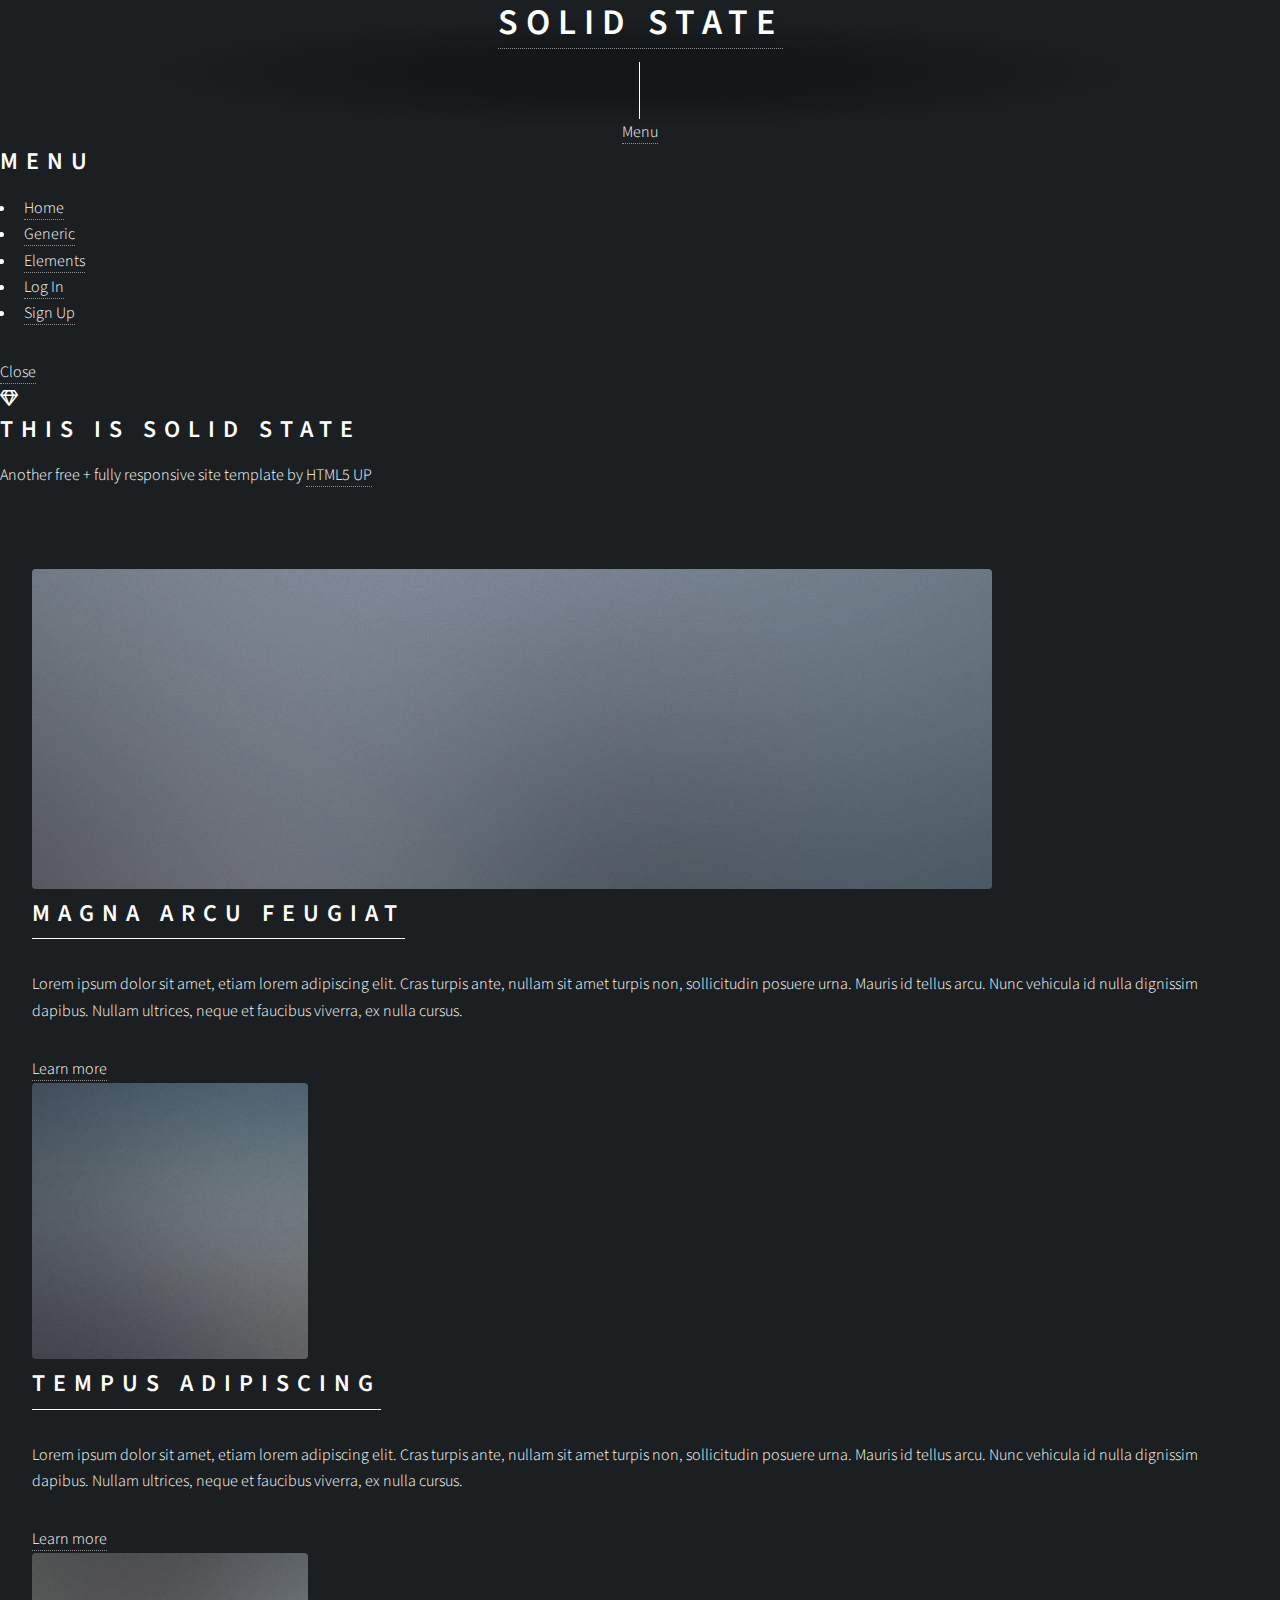
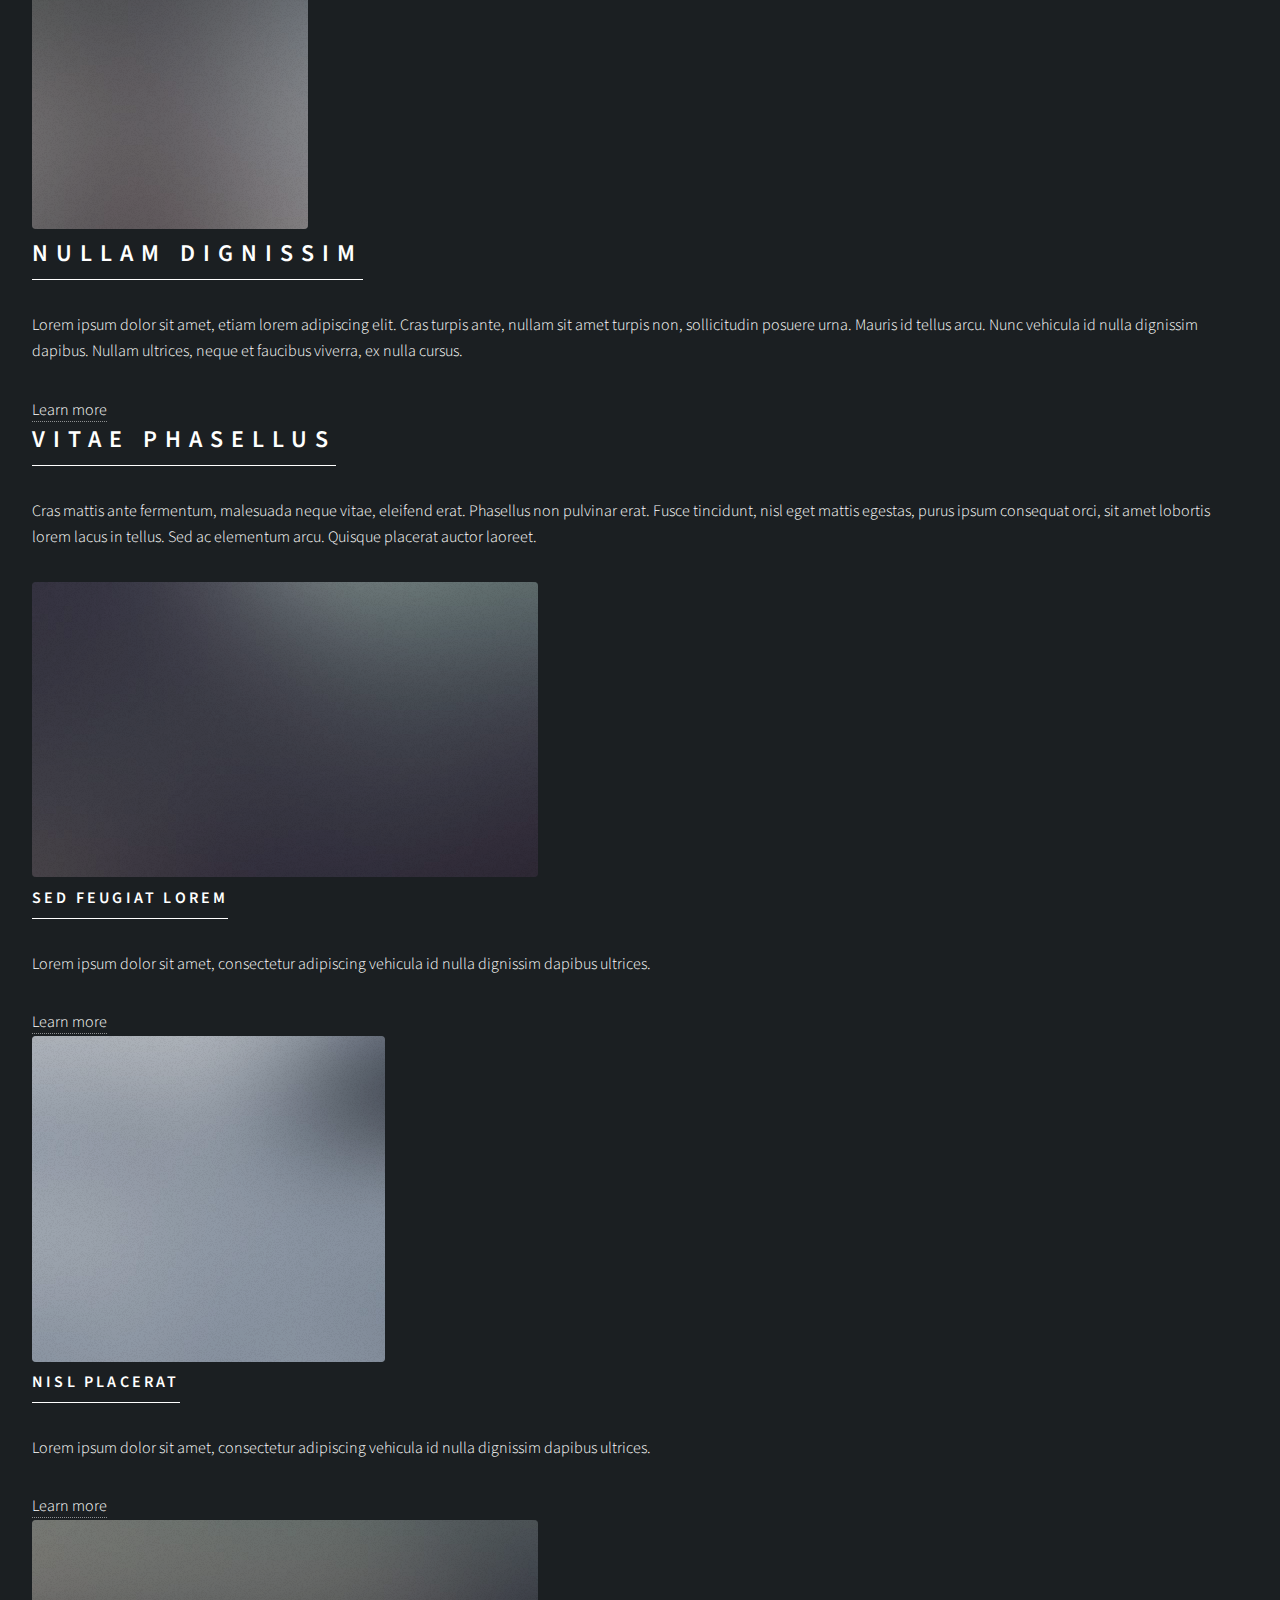
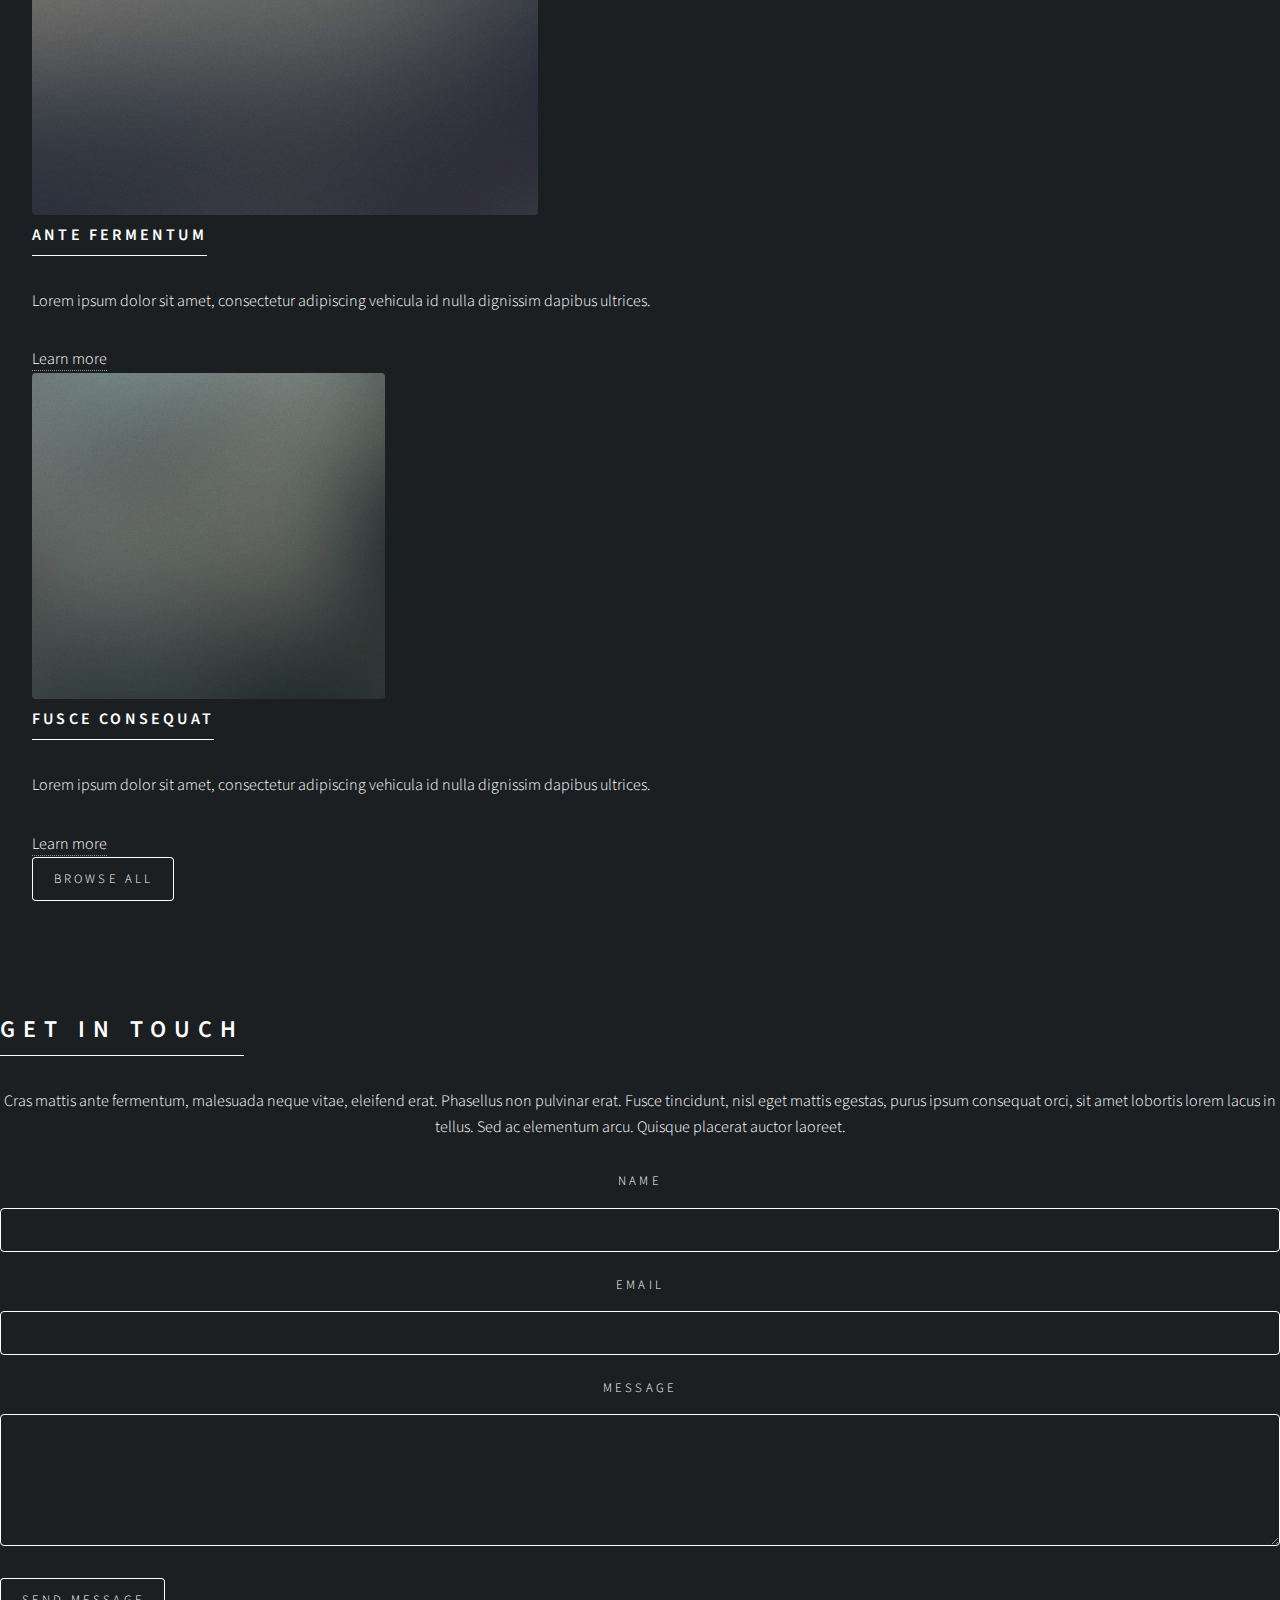
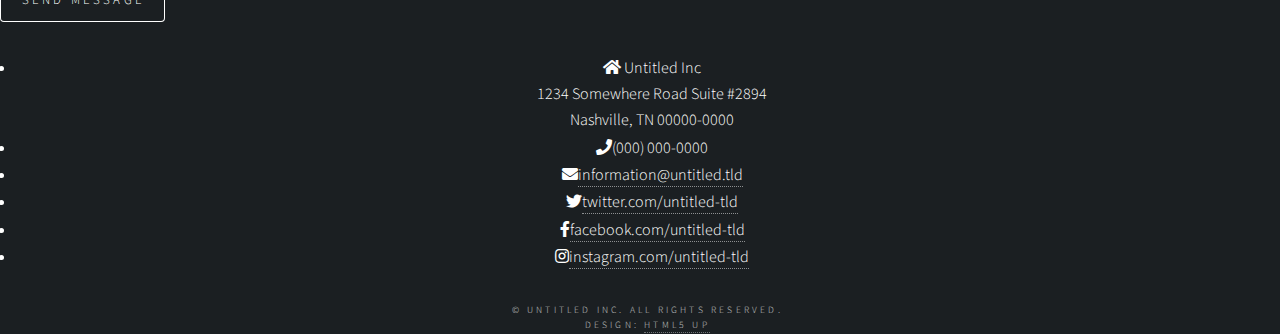
<file: index.html>
<!DOCTYPE HTML>
<!--
	Solid State by HTML5 UP
	html5up.net | @ajlkn
	Free for personal and commercial use under the CCA 3.0 license (html5up.net/license)
-->
<html>
	<head>
		<title>Solid State by HTML5 UP</title>
		<meta charset="utf-8" />
		<meta name="viewport" content="width=device-width, initial-scale=1, user-scalable=no" />
		<link rel="stylesheet" href="assets/css/main.css" />
		<noscript><link rel="stylesheet" href="assets/css/noscript.css" /></noscript>
	</head>
	<body class="is-preload">

		<!-- Page Wrapper -->
			<div id="page-wrapper">

				<!-- Header -->
					<header id="header" class="alt">
						<h1><a href="index.html">Solid State</a></h1>
						<nav>
							<a href="#menu">Menu</a>
						</nav>
					</header>

				<!-- Menu -->
					<nav id="menu">
						<div class="inner">
							<h2>Menu</h2>
							<ul class="links">
								<li><a href="index.html">Home</a></li>
								<li><a href="generic.html">Generic</a></li>
								<li><a href="elements.html">Elements</a></li>
								<li><a href="#">Log In</a></li>
								<li><a href="#">Sign Up</a></li>
							</ul>
							<a href="#" class="close">Close</a>
						</div>
					</nav>

				<!-- Banner -->
					<section id="banner">
						<div class="inner">
							<div class="logo"><span class="icon fa-gem"></span></div>
							<h2>This is Solid State</h2>
							<p>Another free + fully responsive site template by <a href="http://html5up.net">HTML5 UP</a></p>
						</div>
					</section>

				<!-- Wrapper -->
					<section id="wrapper">

						<!-- One -->
							<section id="one" class="wrapper spotlight style1">
								<div class="inner">
									<a href="#" class="image"><img src="images/pic01.jpg" alt="" /></a>
									<div class="content">
										<h2 class="major">Magna arcu feugiat</h2>
										<p>Lorem ipsum dolor sit amet, etiam lorem adipiscing elit. Cras turpis ante, nullam sit amet turpis non, sollicitudin posuere urna. Mauris id tellus arcu. Nunc vehicula id nulla dignissim dapibus. Nullam ultrices, neque et faucibus viverra, ex nulla cursus.</p>
										<a href="#" class="special">Learn more</a>
									</div>
								</div>
							</section>

						<!-- Two -->
							<section id="two" class="wrapper alt spotlight style2">
								<div class="inner">
									<a href="#" class="image"><img src="images/pic02.jpg" alt="" /></a>
									<div class="content">
										<h2 class="major">Tempus adipiscing</h2>
										<p>Lorem ipsum dolor sit amet, etiam lorem adipiscing elit. Cras turpis ante, nullam sit amet turpis non, sollicitudin posuere urna. Mauris id tellus arcu. Nunc vehicula id nulla dignissim dapibus. Nullam ultrices, neque et faucibus viverra, ex nulla cursus.</p>
										<a href="#" class="special">Learn more</a>
									</div>
								</div>
							</section>

						<!-- Three -->
							<section id="three" class="wrapper spotlight style3">
								<div class="inner">
									<a href="#" class="image"><img src="images/pic03.jpg" alt="" /></a>
									<div class="content">
										<h2 class="major">Nullam dignissim</h2>
										<p>Lorem ipsum dolor sit amet, etiam lorem adipiscing elit. Cras turpis ante, nullam sit amet turpis non, sollicitudin posuere urna. Mauris id tellus arcu. Nunc vehicula id nulla dignissim dapibus. Nullam ultrices, neque et faucibus viverra, ex nulla cursus.</p>
										<a href="#" class="special">Learn more</a>
									</div>
								</div>
							</section>

						<!-- Four -->
							<section id="four" class="wrapper alt style1">
								<div class="inner">
									<h2 class="major">Vitae phasellus</h2>
									<p>Cras mattis ante fermentum, malesuada neque vitae, eleifend erat. Phasellus non pulvinar erat. Fusce tincidunt, nisl eget mattis egestas, purus ipsum consequat orci, sit amet lobortis lorem lacus in tellus. Sed ac elementum arcu. Quisque placerat auctor laoreet.</p>
									<section class="features">
										<article>
											<a href="#" class="image"><img src="images/pic04.jpg" alt="" /></a>
											<h3 class="major">Sed feugiat lorem</h3>
											<p>Lorem ipsum dolor sit amet, consectetur adipiscing vehicula id nulla dignissim dapibus ultrices.</p>
											<a href="#" class="special">Learn more</a>
										</article>
										<article>
											<a href="#" class="image"><img src="images/pic05.jpg" alt="" /></a>
											<h3 class="major">Nisl placerat</h3>
											<p>Lorem ipsum dolor sit amet, consectetur adipiscing vehicula id nulla dignissim dapibus ultrices.</p>
											<a href="#" class="special">Learn more</a>
										</article>
										<article>
											<a href="#" class="image"><img src="images/pic06.jpg" alt="" /></a>
											<h3 class="major">Ante fermentum</h3>
											<p>Lorem ipsum dolor sit amet, consectetur adipiscing vehicula id nulla dignissim dapibus ultrices.</p>
											<a href="#" class="special">Learn more</a>
										</article>
										<article>
											<a href="#" class="image"><img src="images/pic07.jpg" alt="" /></a>
											<h3 class="major">Fusce consequat</h3>
											<p>Lorem ipsum dolor sit amet, consectetur adipiscing vehicula id nulla dignissim dapibus ultrices.</p>
											<a href="#" class="special">Learn more</a>
										</article>
									</section>
									<ul class="actions">
										<li><a href="#" class="button">Browse All</a></li>
									</ul>
								</div>
							</section>

					</section>

				<!-- Footer -->
					<section id="footer">
						<div class="inner">
							<h2 class="major">Get in touch</h2>
							<p>Cras mattis ante fermentum, malesuada neque vitae, eleifend erat. Phasellus non pulvinar erat. Fusce tincidunt, nisl eget mattis egestas, purus ipsum consequat orci, sit amet lobortis lorem lacus in tellus. Sed ac elementum arcu. Quisque placerat auctor laoreet.</p>
							<form method="post" action="#">
								<div class="fields">
									<div class="field">
										<label for="name">Name</label>
										<input type="text" name="name" id="name" />
									</div>
									<div class="field">
										<label for="email">Email</label>
										<input type="email" name="email" id="email" />
									</div>
									<div class="field">
										<label for="message">Message</label>
										<textarea name="message" id="message" rows="4"></textarea>
									</div>
								</div>
								<ul class="actions">
									<li><input type="submit" value="Send Message" /></li>
								</ul>
							</form>
							<ul class="contact">
								<li class="icon solid fa-home">
									Untitled Inc<br />
									1234 Somewhere Road Suite #2894<br />
									Nashville, TN 00000-0000
								</li>
								<li class="icon solid fa-phone">(000) 000-0000</li>
								<li class="icon solid fa-envelope"><a href="#">information@untitled.tld</a></li>
								<li class="icon brands fa-twitter"><a href="#">twitter.com/untitled-tld</a></li>
								<li class="icon brands fa-facebook-f"><a href="#">facebook.com/untitled-tld</a></li>
								<li class="icon brands fa-instagram"><a href="#">instagram.com/untitled-tld</a></li>
							</ul>
							<ul class="copyright">
								<li>&copy; Untitled Inc. All rights reserved.</li><li>Design: <a href="http://html5up.net">HTML5 UP</a></li>
							</ul>
						</div>
					</section>

			</div>

		<!-- Scripts -->
			<script src="assets/js/jquery.min.js"></script>
			<script src="assets/js/jquery.scrollex.min.js"></script>
			<script src="assets/js/browser.min.js"></script>
			<script src="assets/js/breakpoints.min.js"></script>
			<script src="assets/js/util.js"></script>
			<script src="assets/js/main.js"></script>

	</body>
</html>
</file>
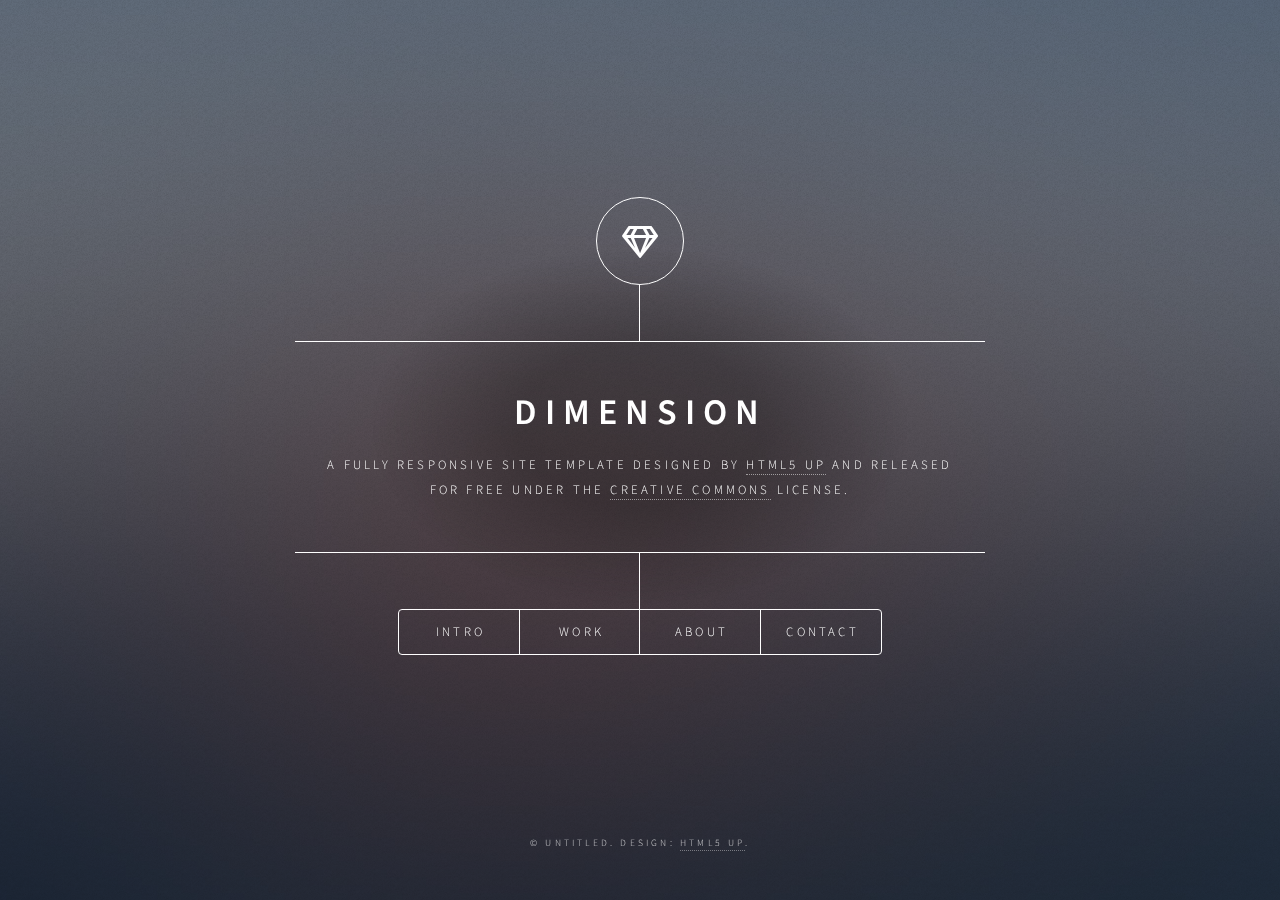
<file: html5up-dimension (1)/index.html>
<!DOCTYPE HTML>
<!--
	Dimension by HTML5 UP
	html5up.net | @ajlkn
	Free for personal and commercial use under the CCA 3.0 license (html5up.net/license)
-->
<html>
	<head>
		<title>Dimension by HTML5 UP</title>
		<meta charset="utf-8" />
		<meta name="viewport" content="width=device-width, initial-scale=1, user-scalable=no" />
		<link rel="stylesheet" href="assets/css/main.css" />
		<noscript><link rel="stylesheet" href="assets/css/noscript.css" /></noscript>
	</head>
	<body class="is-preload">

		<!-- Wrapper -->
			<div id="wrapper">

				<!-- Header -->
					<header id="header">
						<div class="logo">
							<span class="icon fa-gem"></span>
						</div>
						<div class="content">
							<div class="inner">
								<h1>Dimension</h1>
								<p>A fully responsive site template designed by <a href="https://html5up.net">HTML5 UP</a> and released<br />
								for free under the <a href="https://html5up.net/license">Creative Commons</a> license.</p>
							</div>
						</div>
						<nav>
							<ul>
								<li><a href="#intro">Intro</a></li>
								<li><a href="#work">Work</a></li>
								<li><a href="#about">About</a></li>
								<li><a href="#contact">Contact</a></li>
								<!--<li><a href="#elements">Elements</a></li>-->
							</ul>
						</nav>
					</header>

				<!-- Main -->
					<div id="main">

						<!-- Intro -->
							<article id="intro">
								<h2 class="major">Intro</h2>
								<span class="image main"><img src="images/pic01.jpg" alt="" /></span>
								<p>Aenean ornare velit lacus, ac varius enim ullamcorper eu. Proin aliquam facilisis ante interdum congue. Integer mollis, nisl amet convallis, porttitor magna ullamcorper, amet egestas mauris. Ut magna finibus nisi nec lacinia. Nam maximus erat id euismod egestas. By the way, check out my <a href="#work">awesome work</a>.</p>
								<p>Lorem ipsum dolor sit amet, consectetur adipiscing elit. Duis dapibus rutrum facilisis. Class aptent taciti sociosqu ad litora torquent per conubia nostra, per inceptos himenaeos. Etiam tristique libero eu nibh porttitor fermentum. Nullam venenatis erat id vehicula viverra. Nunc ultrices eros ut ultricies condimentum. Mauris risus lacus, blandit sit amet venenatis non, bibendum vitae dolor. Nunc lorem mauris, fringilla in aliquam at, euismod in lectus. Pellentesque habitant morbi tristique senectus et netus et malesuada fames ac turpis egestas. In non lorem sit amet elit placerat maximus. Pellentesque aliquam maximus risus, vel sed vehicula.</p>
							</article>

						<!-- Work -->
							<article id="work">
								<h2 class="major">Work</h2>
								<span class="image main"><img src="images/pic02.jpg" alt="" /></span>
								<p>Adipiscing magna sed dolor elit. Praesent eleifend dignissim arcu, at eleifend sapien imperdiet ac. Aliquam erat volutpat. Praesent urna nisi, fringila lorem et vehicula lacinia quam. Integer sollicitudin mauris nec lorem luctus ultrices.</p>
								<p>Nullam et orci eu lorem consequat tincidunt vivamus et sagittis libero. Mauris aliquet magna magna sed nunc rhoncus pharetra. Pellentesque condimentum sem. In efficitur ligula tate urna. Maecenas laoreet massa vel lacinia pellentesque lorem ipsum dolor. Nullam et orci eu lorem consequat tincidunt. Vivamus et sagittis libero. Mauris aliquet magna magna sed nunc rhoncus amet feugiat tempus.</p>
							</article>

						<!-- About -->
							<article id="about">
								<h2 class="major">About</h2>
								<span class="image main"><img src="images/pic03.jpg" alt="" /></span>
								<p>Lorem ipsum dolor sit amet, consectetur et adipiscing elit. Praesent eleifend dignissim arcu, at eleifend sapien imperdiet ac. Aliquam erat volutpat. Praesent urna nisi, fringila lorem et vehicula lacinia quam. Integer sollicitudin mauris nec lorem luctus ultrices. Aliquam libero et malesuada fames ac ante ipsum primis in faucibus. Cras viverra ligula sit amet ex mollis mattis lorem ipsum dolor sit amet.</p>
							</article>

						<!-- Contact -->
							<article id="contact">
								<h2 class="major">Contact</h2>
								<form method="post" action="#">
									<div class="fields">
										<div class="field half">
											<label for="name">Name</label>
											<input type="text" name="name" id="name" />
										</div>
										<div class="field half">
											<label for="email">Email</label>
											<input type="text" name="email" id="email" />
										</div>
										<div class="field">
											<label for="message">Message</label>
											<textarea name="message" id="message" rows="4"></textarea>
										</div>
									</div>
									<ul class="actions">
										<li><input type="submit" value="Send Message" class="primary" /></li>
										<li><input type="reset" value="Reset" /></li>
									</ul>
								</form>
								<ul class="icons">
									<li><a href="#" class="icon brands fa-twitter"><span class="label">Twitter</span></a></li>
									<li><a href="#" class="icon brands fa-facebook-f"><span class="label">Facebook</span></a></li>
									<li><a href="#" class="icon brands fa-instagram"><span class="label">Instagram</span></a></li>
									<li><a href="#" class="icon brands fa-github"><span class="label">GitHub</span></a></li>
								</ul>
							</article>

						<!-- Elements -->
							<article id="elements">
								<h2 class="major">Elements</h2>

								<section>
									<h3 class="major">Text</h3>
									<p>This is <b>bold</b> and this is <strong>strong</strong>. This is <i>italic</i> and this is <em>emphasized</em>.
									This is <sup>superscript</sup> text and this is <sub>subscript</sub> text.
									This is <u>underlined</u> and this is code: <code>for (;;) { ... }</code>. Finally, <a href="#">this is a link</a>.</p>
									<hr />
									<h2>Heading Level 2</h2>
									<h3>Heading Level 3</h3>
									<h4>Heading Level 4</h4>
									<h5>Heading Level 5</h5>
									<h6>Heading Level 6</h6>
									<hr />
									<h4>Blockquote</h4>
									<blockquote>Fringilla nisl. Donec accumsan interdum nisi, quis tincidunt felis sagittis eget tempus euismod. Vestibulum ante ipsum primis in faucibus vestibulum. Blandit adipiscing eu felis iaculis volutpat ac adipiscing accumsan faucibus. Vestibulum ante ipsum primis in faucibus lorem ipsum dolor sit amet nullam adipiscing eu felis.</blockquote>
									<h4>Preformatted</h4>
									<pre><code>i = 0;

while (!deck.isInOrder()) {
    print 'Iteration ' + i;
    deck.shuffle();
    i++;
}

print 'It took ' + i + ' iterations to sort the deck.';</code></pre>
								</section>

								<section>
									<h3 class="major">Lists</h3>

									<h4>Unordered</h4>
									<ul>
										<li>Dolor pulvinar etiam.</li>
										<li>Sagittis adipiscing.</li>
										<li>Felis enim feugiat.</li>
									</ul>

									<h4>Alternate</h4>
									<ul class="alt">
										<li>Dolor pulvinar etiam.</li>
										<li>Sagittis adipiscing.</li>
										<li>Felis enim feugiat.</li>
									</ul>

									<h4>Ordered</h4>
									<ol>
										<li>Dolor pulvinar etiam.</li>
										<li>Etiam vel felis viverra.</li>
										<li>Felis enim feugiat.</li>
										<li>Dolor pulvinar etiam.</li>
										<li>Etiam vel felis lorem.</li>
										<li>Felis enim et feugiat.</li>
									</ol>
									<h4>Icons</h4>
									<ul class="icons">
										<li><a href="#" class="icon brands fa-twitter"><span class="label">Twitter</span></a></li>
										<li><a href="#" class="icon brands fa-facebook-f"><span class="label">Facebook</span></a></li>
										<li><a href="#" class="icon brands fa-instagram"><span class="label">Instagram</span></a></li>
										<li><a href="#" class="icon brands fa-github"><span class="label">Github</span></a></li>
									</ul>

									<h4>Actions</h4>
									<ul class="actions">
										<li><a href="#" class="button primary">Default</a></li>
										<li><a href="#" class="button">Default</a></li>
									</ul>
									<ul class="actions stacked">
										<li><a href="#" class="button primary">Default</a></li>
										<li><a href="#" class="button">Default</a></li>
									</ul>
								</section>

								<section>
									<h3 class="major">Table</h3>
									<h4>Default</h4>
									<div class="table-wrapper">
										<table>
											<thead>
												<tr>
													<th>Name</th>
													<th>Description</th>
													<th>Price</th>
												</tr>
											</thead>
											<tbody>
												<tr>
													<td>Item One</td>
													<td>Ante turpis integer aliquet porttitor.</td>
													<td>29.99</td>
												</tr>
												<tr>
													<td>Item Two</td>
													<td>Vis ac commodo adipiscing arcu aliquet.</td>
													<td>19.99</td>
												</tr>
												<tr>
													<td>Item Three</td>
													<td> Morbi faucibus arcu accumsan lorem.</td>
													<td>29.99</td>
												</tr>
												<tr>
													<td>Item Four</td>
													<td>Vitae integer tempus condimentum.</td>
													<td>19.99</td>
												</tr>
												<tr>
													<td>Item Five</td>
													<td>Ante turpis integer aliquet porttitor.</td>
													<td>29.99</td>
												</tr>
											</tbody>
											<tfoot>
												<tr>
													<td colspan="2"></td>
													<td>100.00</td>
												</tr>
											</tfoot>
										</table>
									</div>

									<h4>Alternate</h4>
									<div class="table-wrapper">
										<table class="alt">
											<thead>
												<tr>
													<th>Name</th>
													<th>Description</th>
													<th>Price</th>
												</tr>
											</thead>
											<tbody>
												<tr>
													<td>Item One</td>
													<td>Ante turpis integer aliquet porttitor.</td>
													<td>29.99</td>
												</tr>
												<tr>
													<td>Item Two</td>
													<td>Vis ac commodo adipiscing arcu aliquet.</td>
													<td>19.99</td>
												</tr>
												<tr>
													<td>Item Three</td>
													<td> Morbi faucibus arcu accumsan lorem.</td>
													<td>29.99</td>
												</tr>
												<tr>
													<td>Item Four</td>
													<td>Vitae integer tempus condimentum.</td>
													<td>19.99</td>
												</tr>
												<tr>
													<td>Item Five</td>
													<td>Ante turpis integer aliquet porttitor.</td>
													<td>29.99</td>
												</tr>
											</tbody>
											<tfoot>
												<tr>
													<td colspan="2"></td>
													<td>100.00</td>
												</tr>
											</tfoot>
										</table>
									</div>
								</section>

								<section>
									<h3 class="major">Buttons</h3>
									<ul class="actions">
										<li><a href="#" class="button primary">Primary</a></li>
										<li><a href="#" class="button">Default</a></li>
									</ul>
									<ul class="actions">
										<li><a href="#" class="button">Default</a></li>
										<li><a href="#" class="button small">Small</a></li>
									</ul>
									<ul class="actions">
										<li><a href="#" class="button primary icon solid fa-download">Icon</a></li>
										<li><a href="#" class="button icon solid fa-download">Icon</a></li>
									</ul>
									<ul class="actions">
										<li><span class="button primary disabled">Disabled</span></li>
										<li><span class="button disabled">Disabled</span></li>
									</ul>
								</section>

								<section>
									<h3 class="major">Form</h3>
									<form method="post" action="#">
										<div class="fields">
											<div class="field half">
												<label for="demo-name">Name</label>
												<input type="text" name="demo-name" id="demo-name" value="" placeholder="Jane Doe" />
											</div>
											<div class="field half">
												<label for="demo-email">Email</label>
												<input type="email" name="demo-email" id="demo-email" value="" placeholder="jane@untitled.tld" />
											</div>
											<div class="field">
												<label for="demo-category">Category</label>
												<select name="demo-category" id="demo-category">
													<option value="">-</option>
													<option value="1">Manufacturing</option>
													<option value="1">Shipping</option>
													<option value="1">Administration</option>
													<option value="1">Human Resources</option>
												</select>
											</div>
											<div class="field half">
												<input type="radio" id="demo-priority-low" name="demo-priority" checked>
												<label for="demo-priority-low">Low</label>
											</div>
											<div class="field half">
												<input type="radio" id="demo-priority-high" name="demo-priority">
												<label for="demo-priority-high">High</label>
											</div>
											<div class="field half">
												<input type="checkbox" id="demo-copy" name="demo-copy">
												<label for="demo-copy">Email me a copy</label>
											</div>
											<div class="field half">
												<input type="checkbox" id="demo-human" name="demo-human" checked>
												<label for="demo-human">Not a robot</label>
											</div>
											<div class="field">
												<label for="demo-message">Message</label>
												<textarea name="demo-message" id="demo-message" placeholder="Enter your message" rows="6"></textarea>
											</div>
										</div>
										<ul class="actions">
											<li><input type="submit" value="Send Message" class="primary" /></li>
											<li><input type="reset" value="Reset" /></li>
										</ul>
									</form>
								</section>

							</article>

					</div>

				<!-- Footer -->
					<footer id="footer">
						<p class="copyright">&copy; Untitled. Design: <a href="https://html5up.net">HTML5 UP</a>.</p>
					</footer>

			</div>

		<!-- BG -->
			<div id="bg"></div>

		<!-- Scripts -->
			<script src="assets/js/jquery.min.js"></script>
			<script src="assets/js/browser.min.js"></script>
			<script src="assets/js/breakpoints.min.js"></script>
			<script src="assets/js/util.js"></script>
			<script src="assets/js/main.js"></script>

	</body>
</html>
</file>
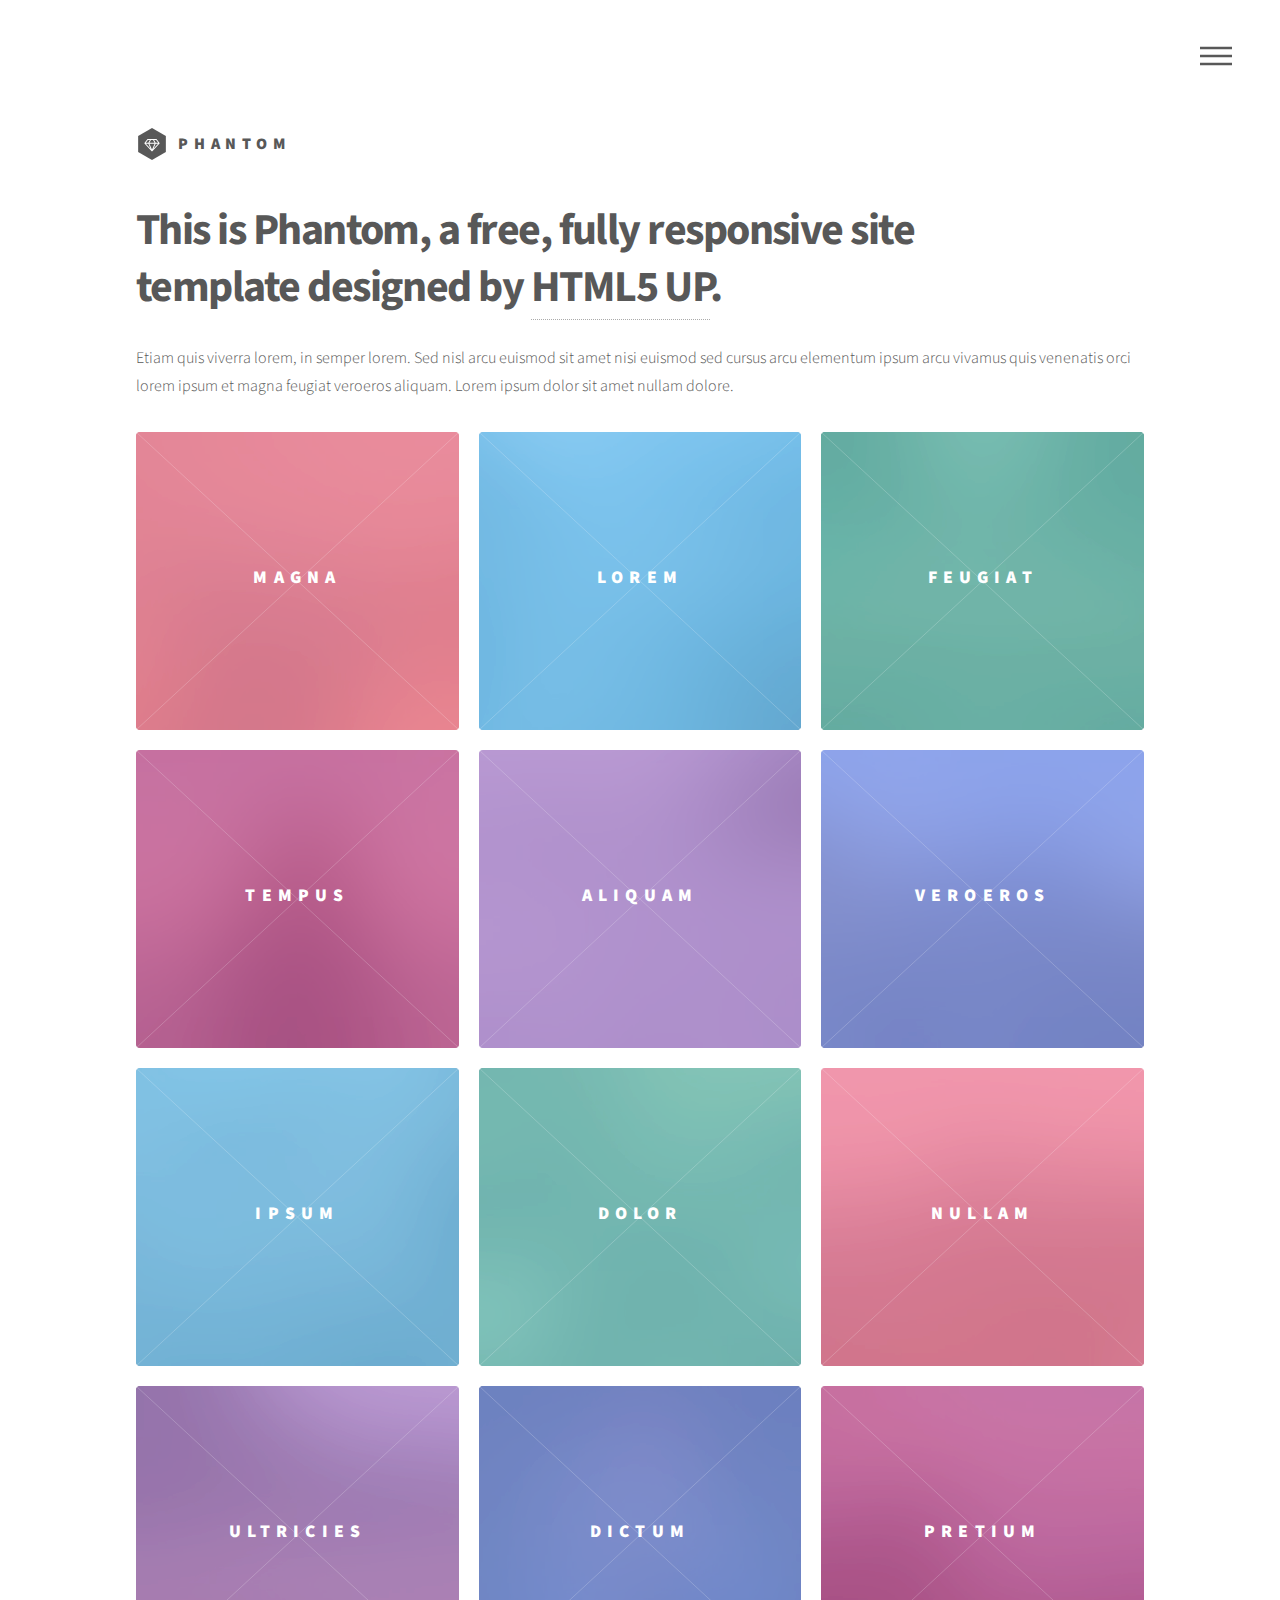
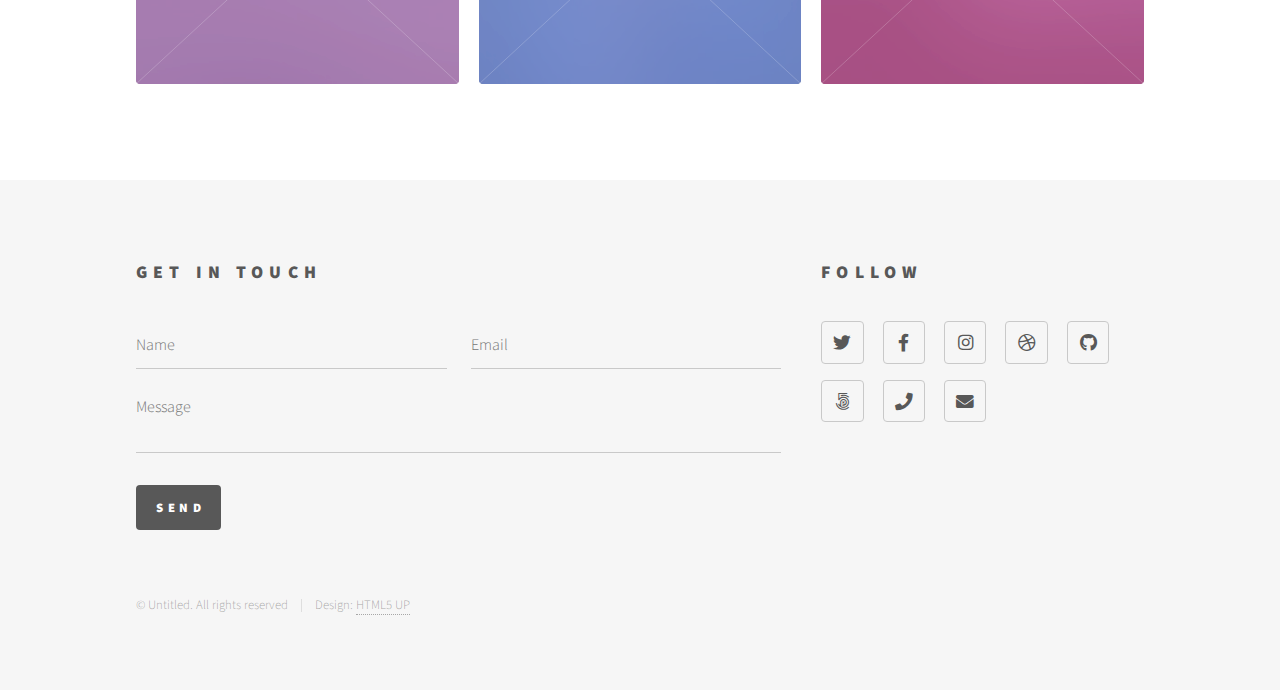
<file: html5up-phantom/index.html>
<!DOCTYPE HTML>
<!--
	Phantom by HTML5 UP
	html5up.net | @ajlkn
	Free for personal and commercial use under the CCA 3.0 license (html5up.net/license)
-->
<html>
	<head>
		<title>Phantom by HTML5 UP</title>
		<meta charset="utf-8" />
		<meta name="viewport" content="width=device-width, initial-scale=1, user-scalable=no" />
		<link rel="stylesheet" href="assets/css/main.css" />
		<noscript><link rel="stylesheet" href="assets/css/noscript.css" /></noscript>
	</head>
	<body class="is-preload">
		<!-- Wrapper -->
			<div id="wrapper">

				<!-- Header -->
					<header id="header">
						<div class="inner">

							<!-- Logo -->
								<a href="index.html" class="logo">
									<span class="symbol"><img src="images/logo.svg" alt="" /></span><span class="title">Phantom</span>
								</a>

							<!-- Nav -->
								<nav>
									<ul>
										<li><a href="#menu">Menu</a></li>
									</ul>
								</nav>

						</div>
					</header>

				<!-- Menu -->
					<nav id="menu">
						<h2>Menu</h2>
						<ul>
							<li><a href="index.html">Home</a></li>
							<li><a href="generic.html">Ipsum veroeros</a></li>
							<li><a href="generic.html">Tempus etiam</a></li>
							<li><a href="generic.html">Consequat dolor</a></li>
							<li><a href="elements.html">Elements</a></li>
						</ul>
					</nav>

				<!-- Main -->
					<div id="main">
						<div class="inner">
							<header>
								<h1>This is Phantom, a free, fully responsive site<br />
								template designed by <a href="http://html5up.net">HTML5 UP</a>.</h1>
								<p>Etiam quis viverra lorem, in semper lorem. Sed nisl arcu euismod sit amet nisi euismod sed cursus arcu elementum ipsum arcu vivamus quis venenatis orci lorem ipsum et magna feugiat veroeros aliquam. Lorem ipsum dolor sit amet nullam dolore.</p>
							</header>
							<section class="tiles">
								<article class="style1">
									<span class="image">
										<img src="images/pic01.jpg" alt="" />
									</span>
									<a href="generic.html">
										<h2>Magna</h2>
										<div class="content">
											<p>Sed nisl arcu euismod sit amet nisi lorem etiam dolor veroeros et feugiat.</p>
										</div>
									</a>
								</article>
								<article class="style2">
									<span class="image">
										<img src="images/pic02.jpg" alt="" />
									</span>
									<a href="generic.html">
										<h2>Lorem</h2>
										<div class="content">
											<p>Sed nisl arcu euismod sit amet nisi lorem etiam dolor veroeros et feugiat.</p>
										</div>
									</a>
								</article>
								<article class="style3">
									<span class="image">
										<img src="images/pic03.jpg" alt="" />
									</span>
									<a href="generic.html">
										<h2>Feugiat</h2>
										<div class="content">
											<p>Sed nisl arcu euismod sit amet nisi lorem etiam dolor veroeros et feugiat.</p>
										</div>
									</a>
								</article>
								<article class="style4">
									<span class="image">
										<img src="images/pic04.jpg" alt="" />
									</span>
									<a href="generic.html">
										<h2>Tempus</h2>
										<div class="content">
											<p>Sed nisl arcu euismod sit amet nisi lorem etiam dolor veroeros et feugiat.</p>
										</div>
									</a>
								</article>
								<article class="style5">
									<span class="image">
										<img src="images/pic05.jpg" alt="" />
									</span>
									<a href="generic.html">
										<h2>Aliquam</h2>
										<div class="content">
											<p>Sed nisl arcu euismod sit amet nisi lorem etiam dolor veroeros et feugiat.</p>
										</div>
									</a>
								</article>
								<article class="style6">
									<span class="image">
										<img src="images/pic06.jpg" alt="" />
									</span>
									<a href="generic.html">
										<h2>Veroeros</h2>
										<div class="content">
											<p>Sed nisl arcu euismod sit amet nisi lorem etiam dolor veroeros et feugiat.</p>
										</div>
									</a>
								</article>
								<article class="style2">
									<span class="image">
										<img src="images/pic07.jpg" alt="" />
									</span>
									<a href="generic.html">
										<h2>Ipsum</h2>
										<div class="content">
											<p>Sed nisl arcu euismod sit amet nisi lorem etiam dolor veroeros et feugiat.</p>
										</div>
									</a>
								</article>
								<article class="style3">
									<span class="image">
										<img src="images/pic08.jpg" alt="" />
									</span>
									<a href="generic.html">
										<h2>Dolor</h2>
										<div class="content">
											<p>Sed nisl arcu euismod sit amet nisi lorem etiam dolor veroeros et feugiat.</p>
										</div>
									</a>
								</article>
								<article class="style1">
									<span class="image">
										<img src="images/pic09.jpg" alt="" />
									</span>
									<a href="generic.html">
										<h2>Nullam</h2>
										<div class="content">
											<p>Sed nisl arcu euismod sit amet nisi lorem etiam dolor veroeros et feugiat.</p>
										</div>
									</a>
								</article>
								<article class="style5">
									<span class="image">
										<img src="images/pic10.jpg" alt="" />
									</span>
									<a href="generic.html">
										<h2>Ultricies</h2>
										<div class="content">
											<p>Sed nisl arcu euismod sit amet nisi lorem etiam dolor veroeros et feugiat.</p>
										</div>
									</a>
								</article>
								<article class="style6">
									<span class="image">
										<img src="images/pic11.jpg" alt="" />
									</span>
									<a href="generic.html">
										<h2>Dictum</h2>
										<div class="content">
											<p>Sed nisl arcu euismod sit amet nisi lorem etiam dolor veroeros et feugiat.</p>
										</div>
									</a>
								</article>
								<article class="style4">
									<span class="image">
										<img src="images/pic12.jpg" alt="" />
									</span>
									<a href="generic.html">
										<h2>Pretium</h2>
										<div class="content">
											<p>Sed nisl arcu euismod sit amet nisi lorem etiam dolor veroeros et feugiat.</p>
										</div>
									</a>
								</article>
							</section>
						</div>
					</div>

				<!-- Footer -->
					<footer id="footer">
						<div class="inner">
							<section>
								<h2>Get in touch</h2>
								<form method="post" action="#">
									<div class="fields">
										<div class="field half">
											<input type="text" name="name" id="name" placeholder="Name" />
										</div>
										<div class="field half">
											<input type="email" name="email" id="email" placeholder="Email" />
										</div>
										<div class="field">
											<textarea name="message" id="message" placeholder="Message"></textarea>
										</div>
									</div>
									<ul class="actions">
										<li><input type="submit" value="Send" class="primary" /></li>
									</ul>
								</form>
							</section>
							<section>
								<h2>Follow</h2>
								<ul class="icons">
									<li><a href="#" class="icon brands style2 fa-twitter"><span class="label">Twitter</span></a></li>
									<li><a href="#" class="icon brands style2 fa-facebook-f"><span class="label">Facebook</span></a></li>
									<li><a href="#" class="icon brands style2 fa-instagram"><span class="label">Instagram</span></a></li>
									<li><a href="#" class="icon brands style2 fa-dribbble"><span class="label">Dribbble</span></a></li>
									<li><a href="#" class="icon brands style2 fa-github"><span class="label">GitHub</span></a></li>
									<li><a href="#" class="icon brands style2 fa-500px"><span class="label">500px</span></a></li>
									<li><a href="#" class="icon solid style2 fa-phone"><span class="label">Phone</span></a></li>
									<li><a href="#" class="icon solid style2 fa-envelope"><span class="label">Email</span></a></li>
								</ul>
							</section>
							<ul class="copyright">
								<li>&copy; Untitled. All rights reserved</li><li>Design: <a href="http://html5up.net">HTML5 UP</a></li>
							</ul>
						</div>
					</footer>

			</div>

		<!-- Scripts -->
			<script src="assets/js/jquery.min.js"></script>
			<script src="assets/js/browser.min.js"></script>
			<script src="assets/js/breakpoints.min.js"></script>
			<script src="assets/js/util.js"></script>
			<script src="assets/js/main.js"></script>

	</body>
</html>
</file>
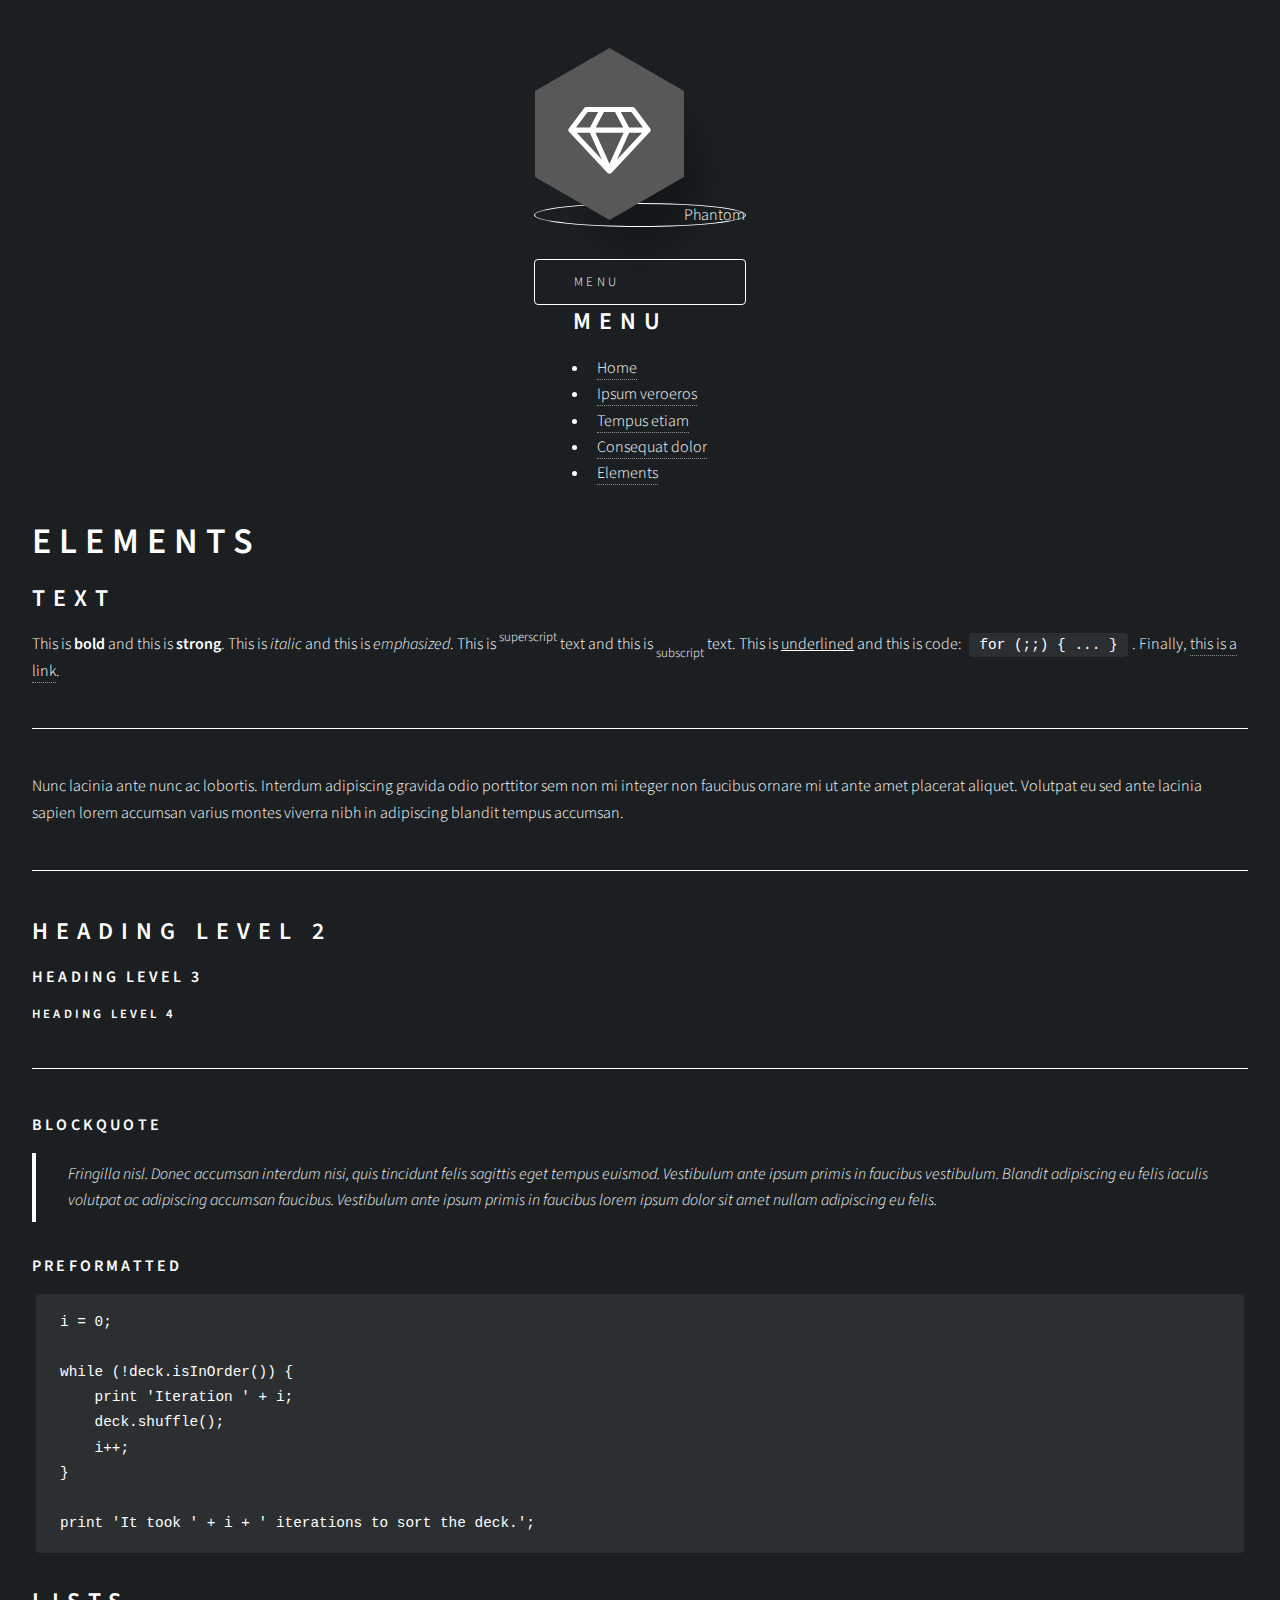
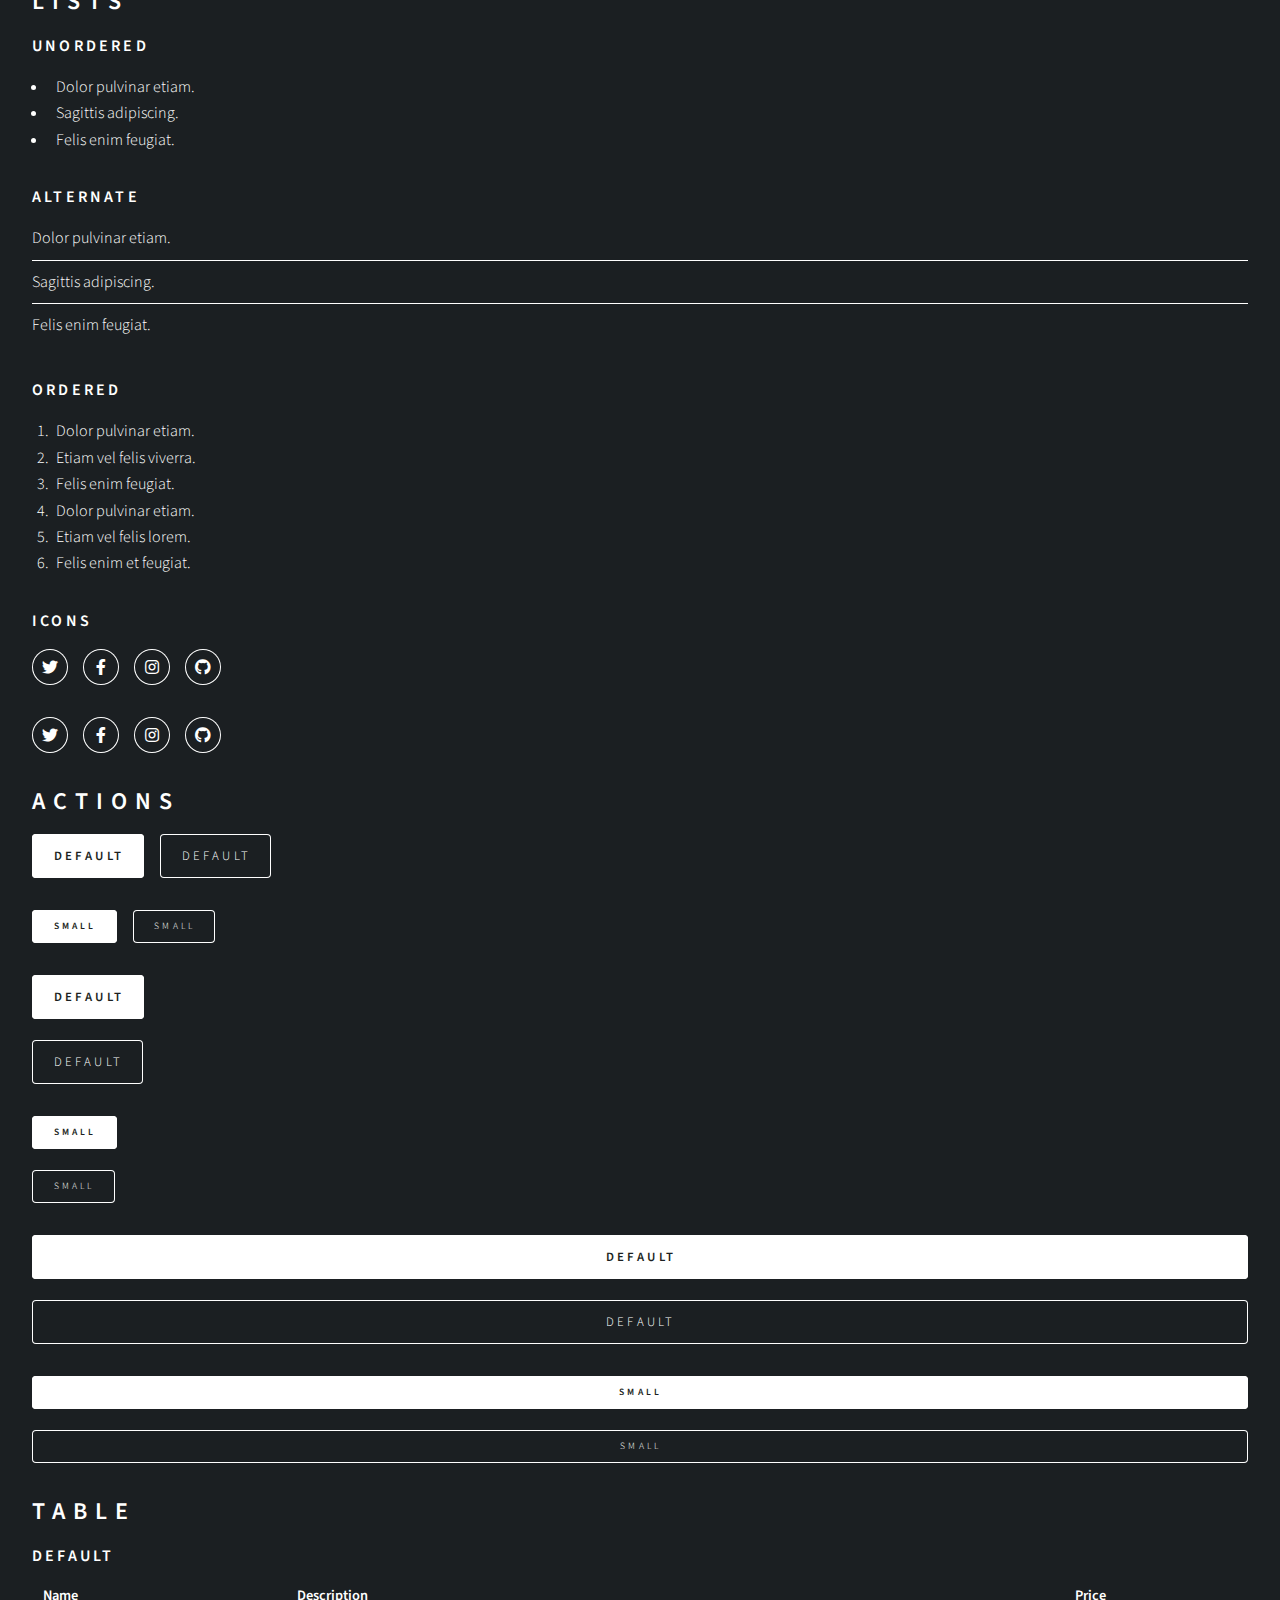
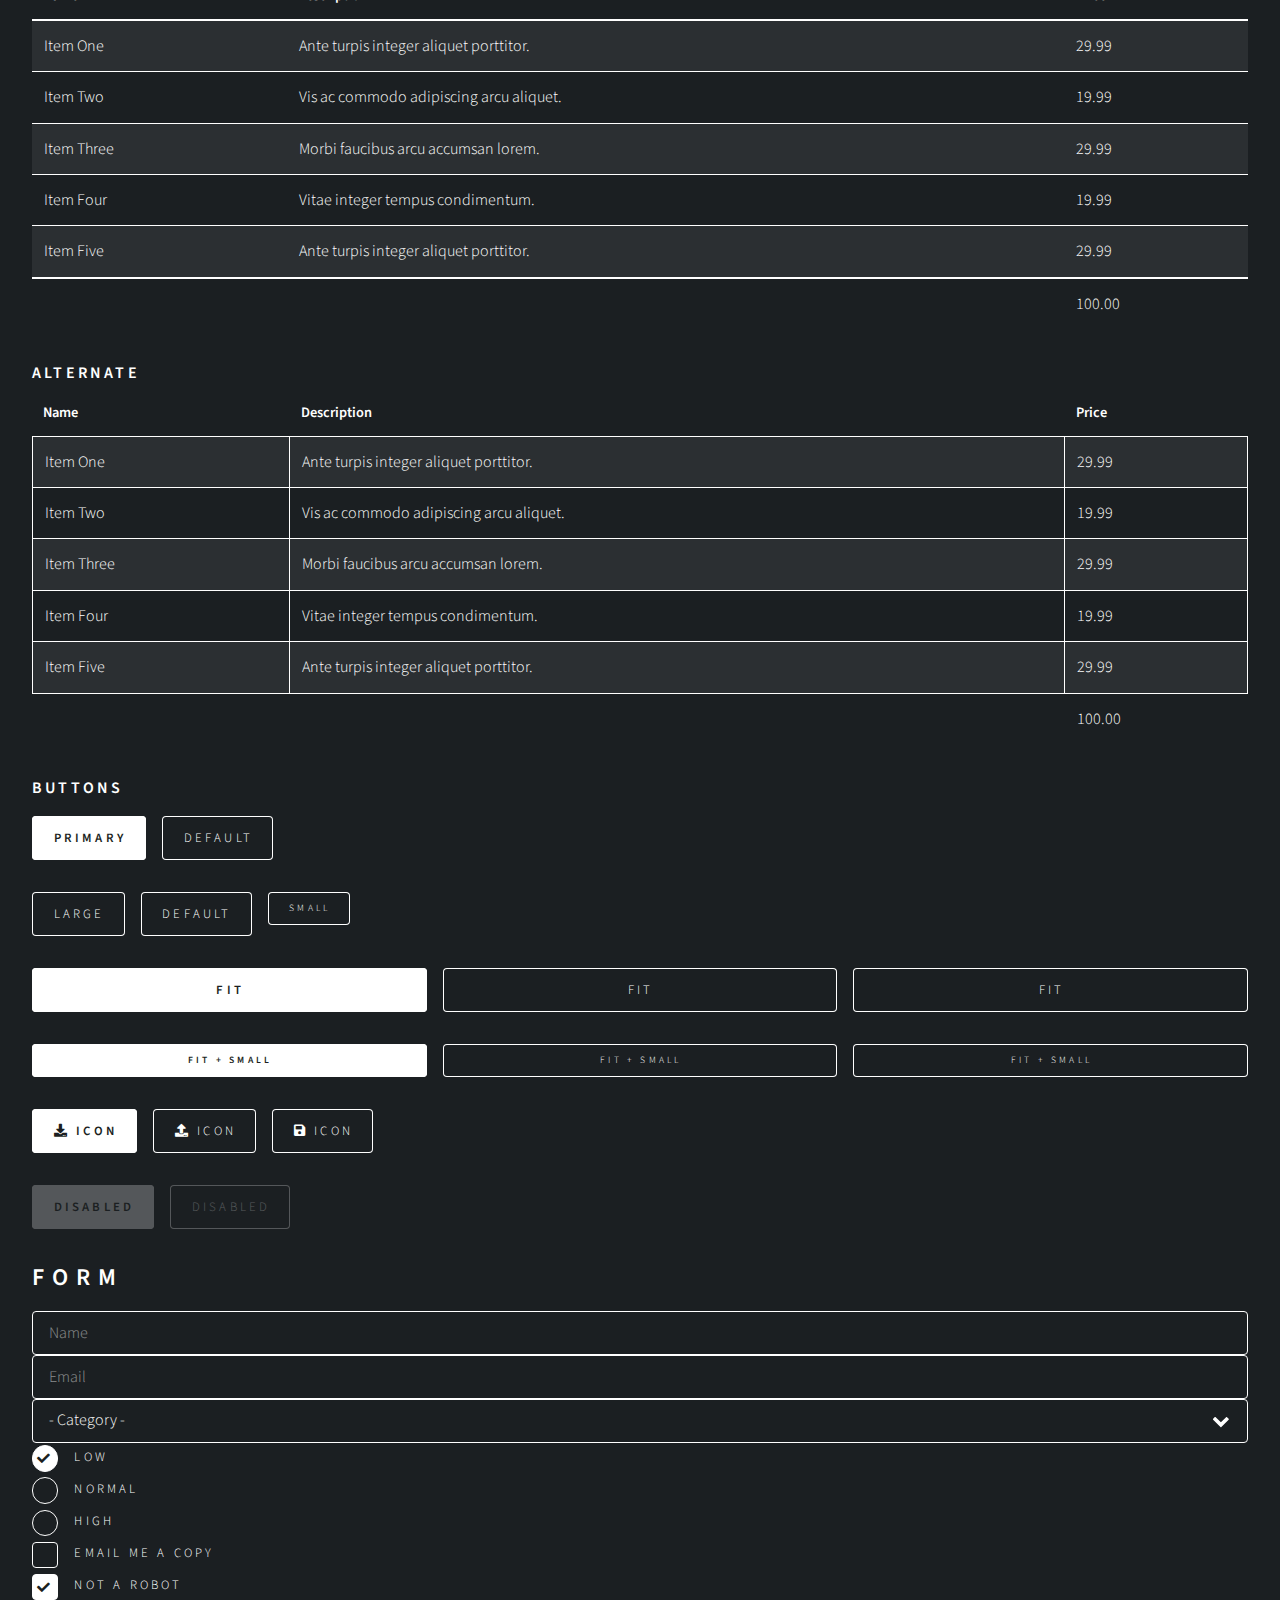
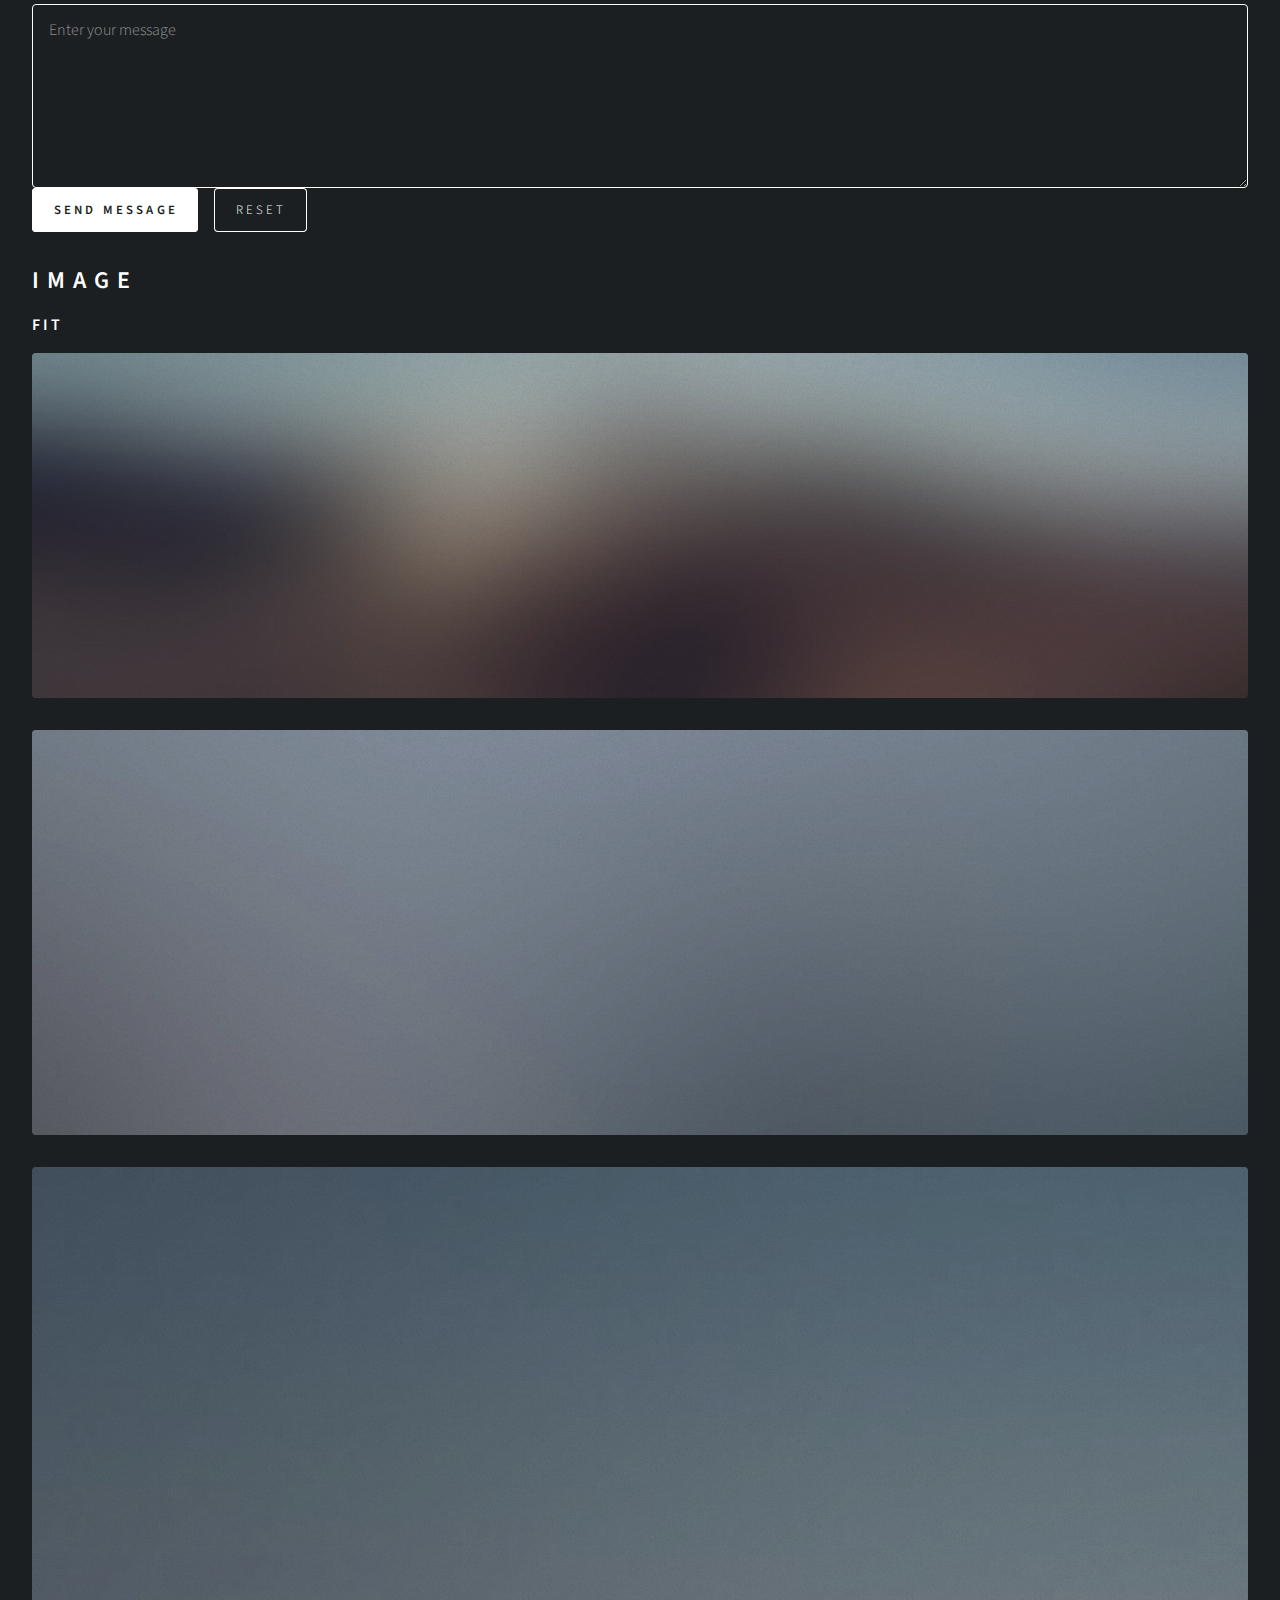
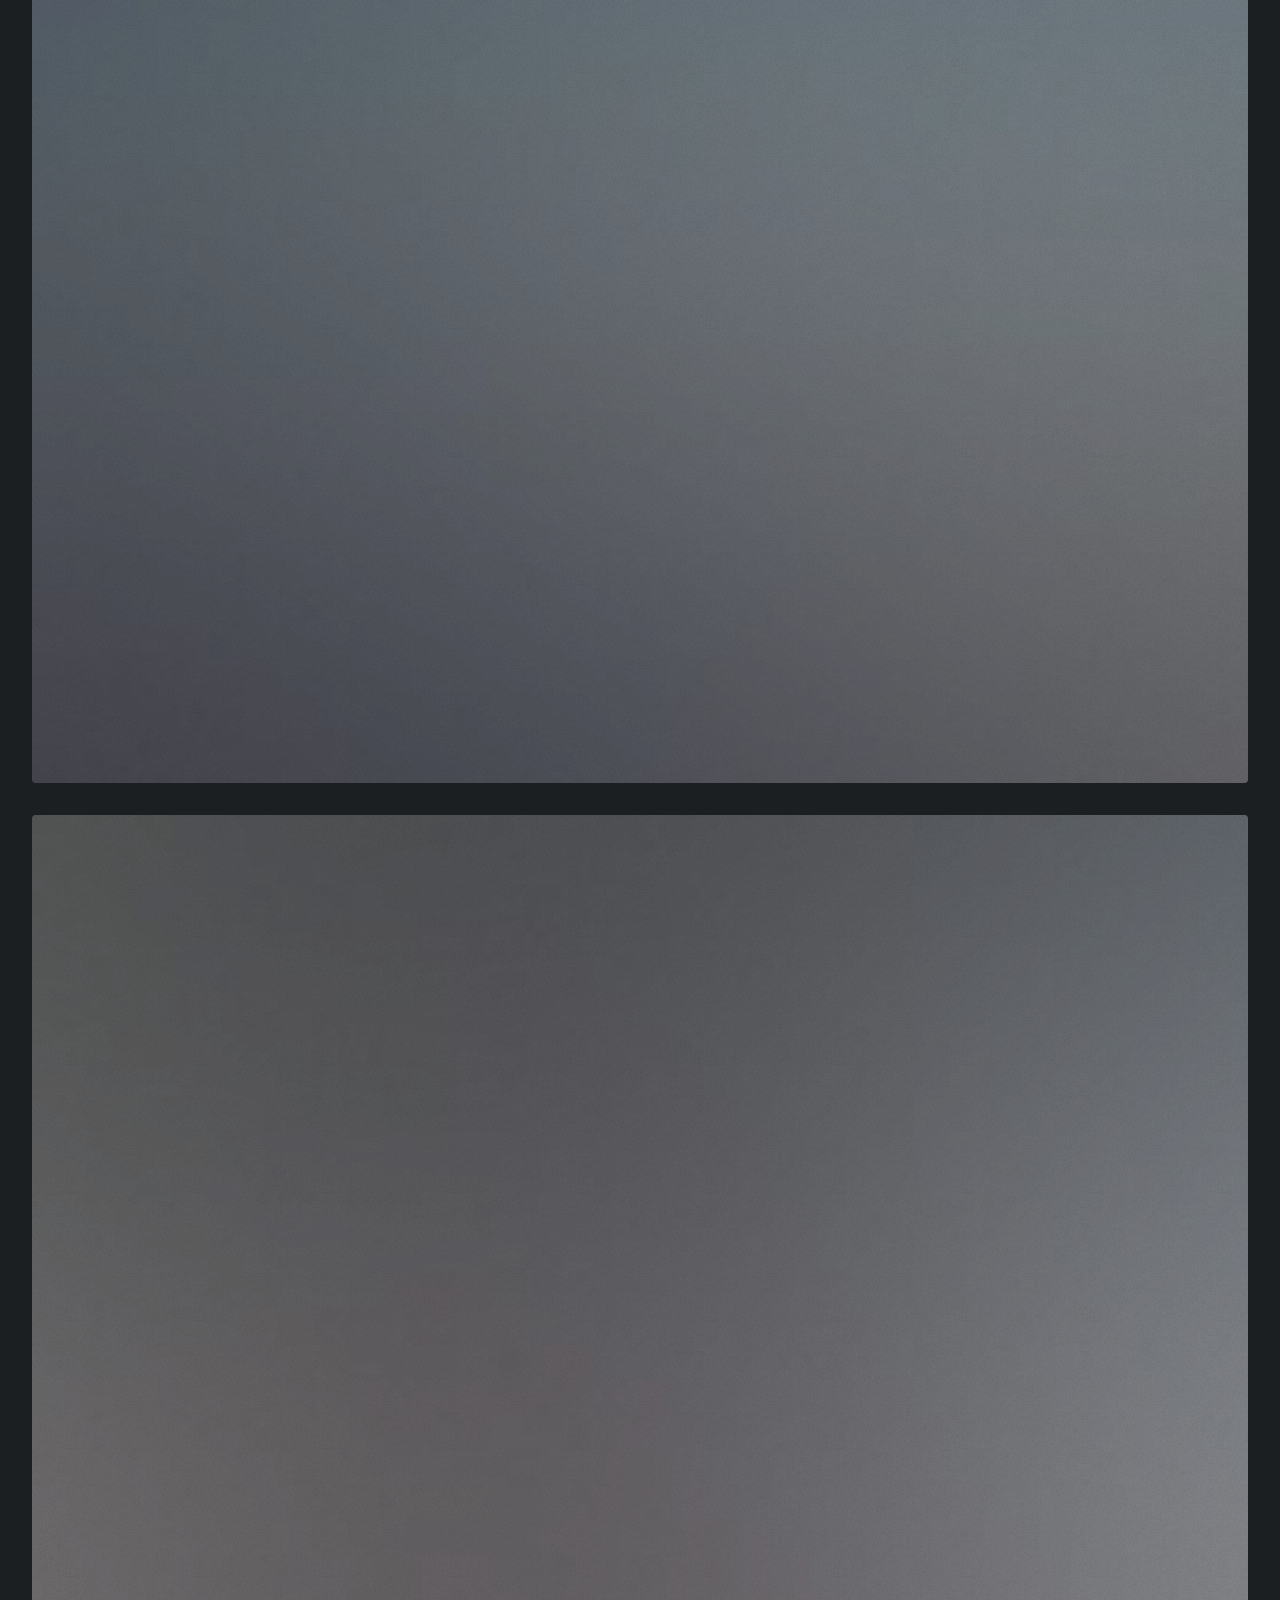
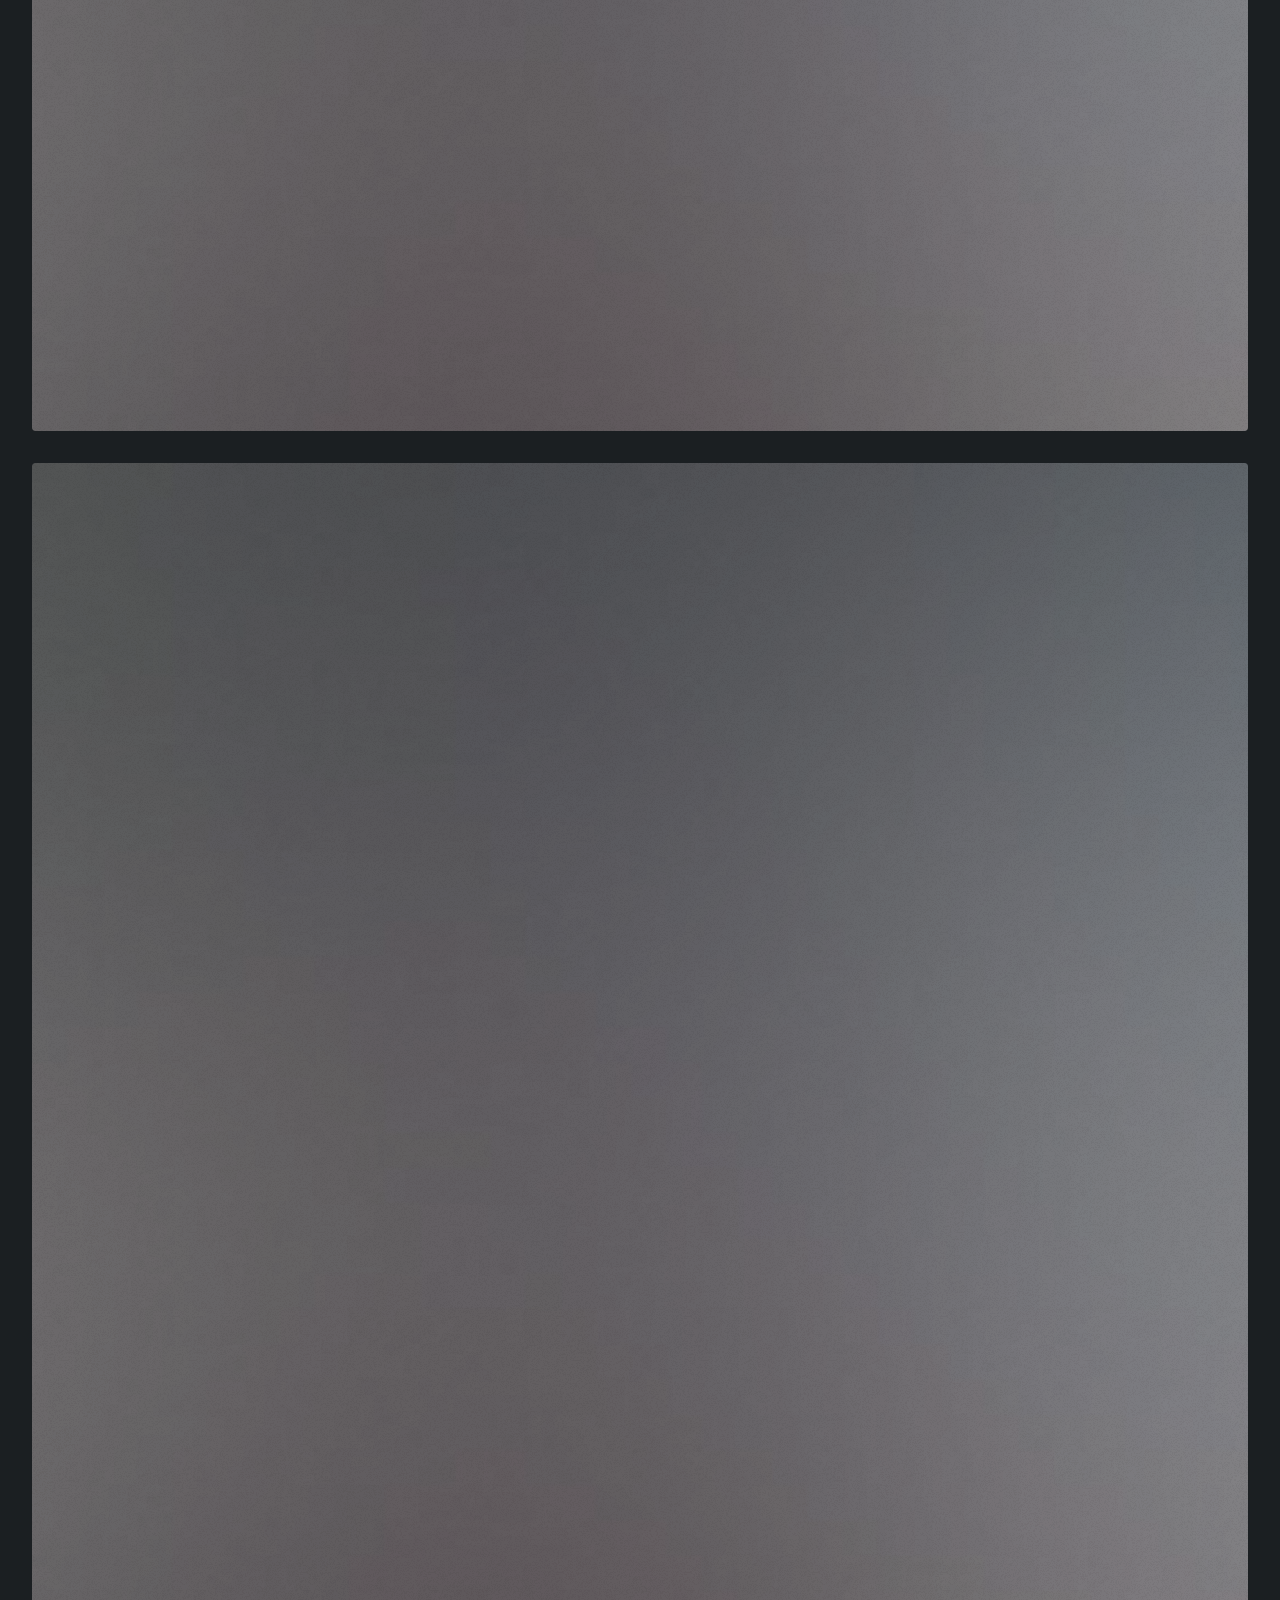
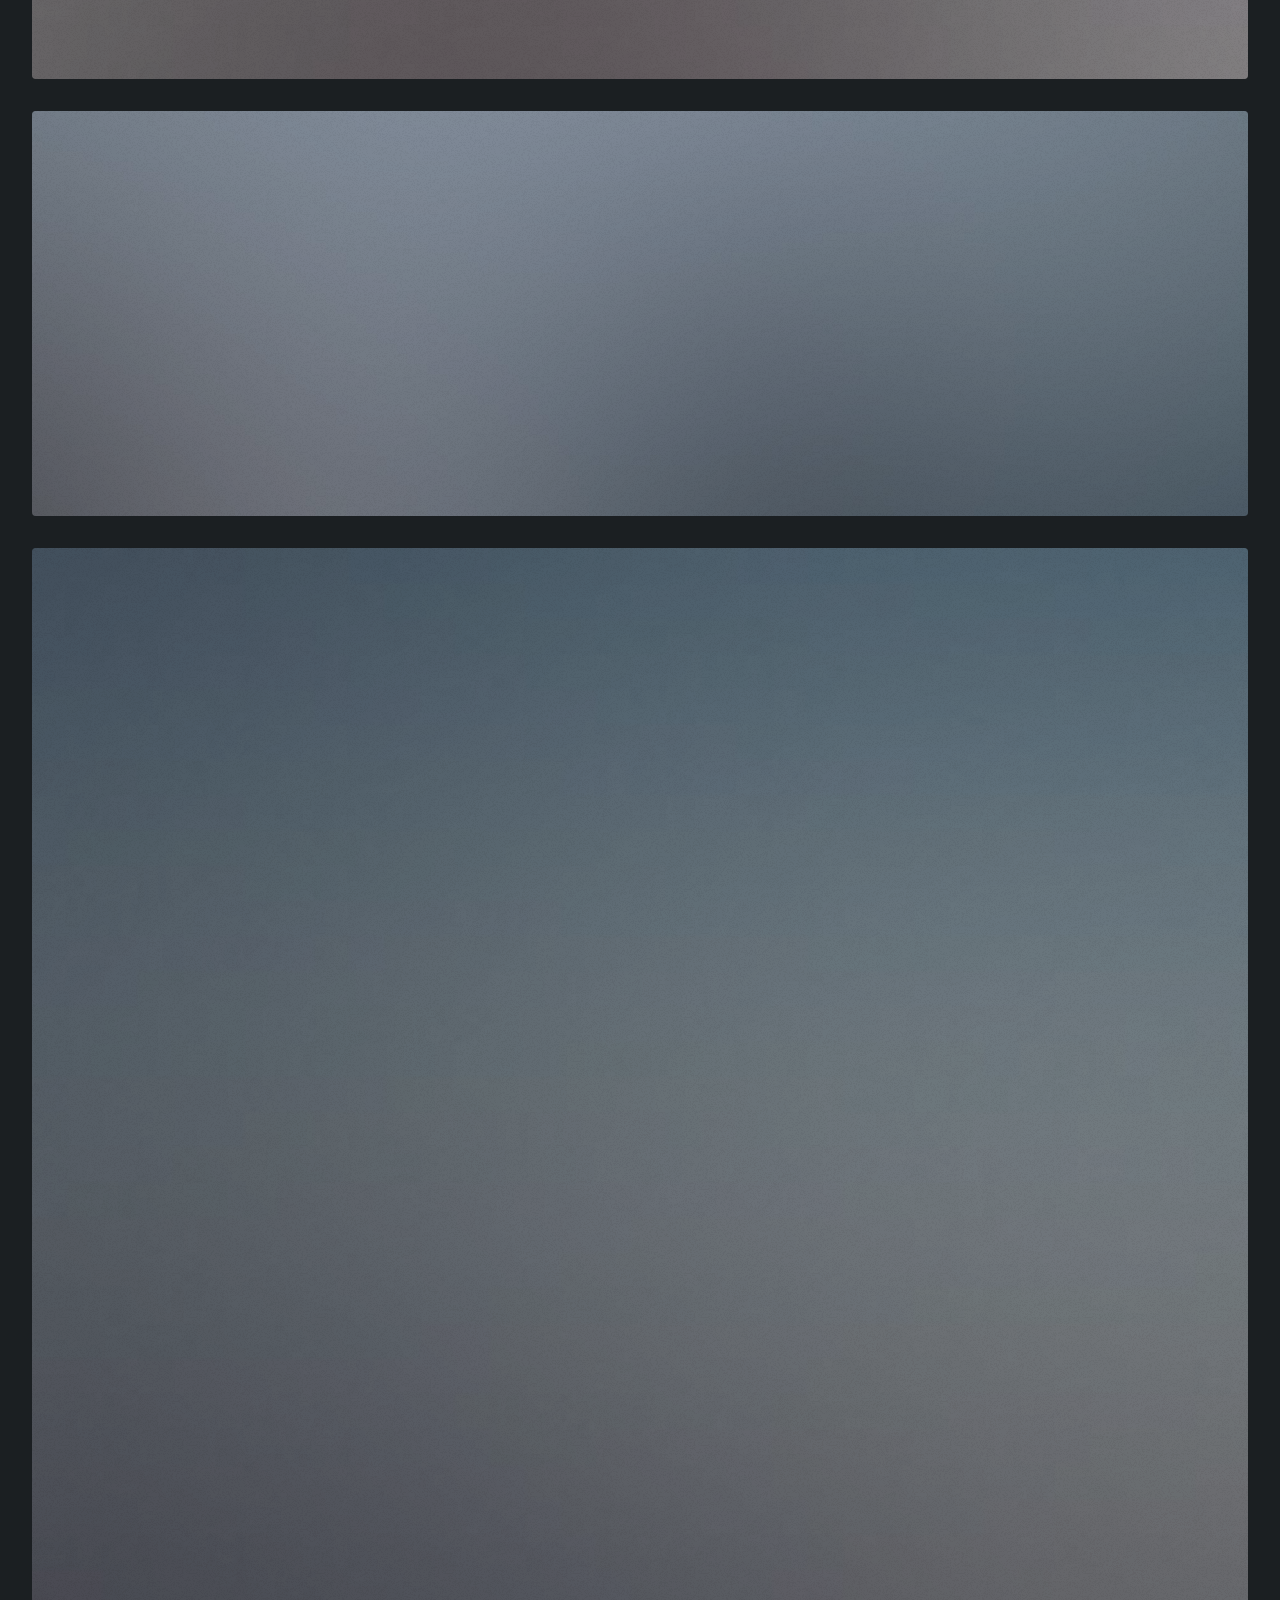
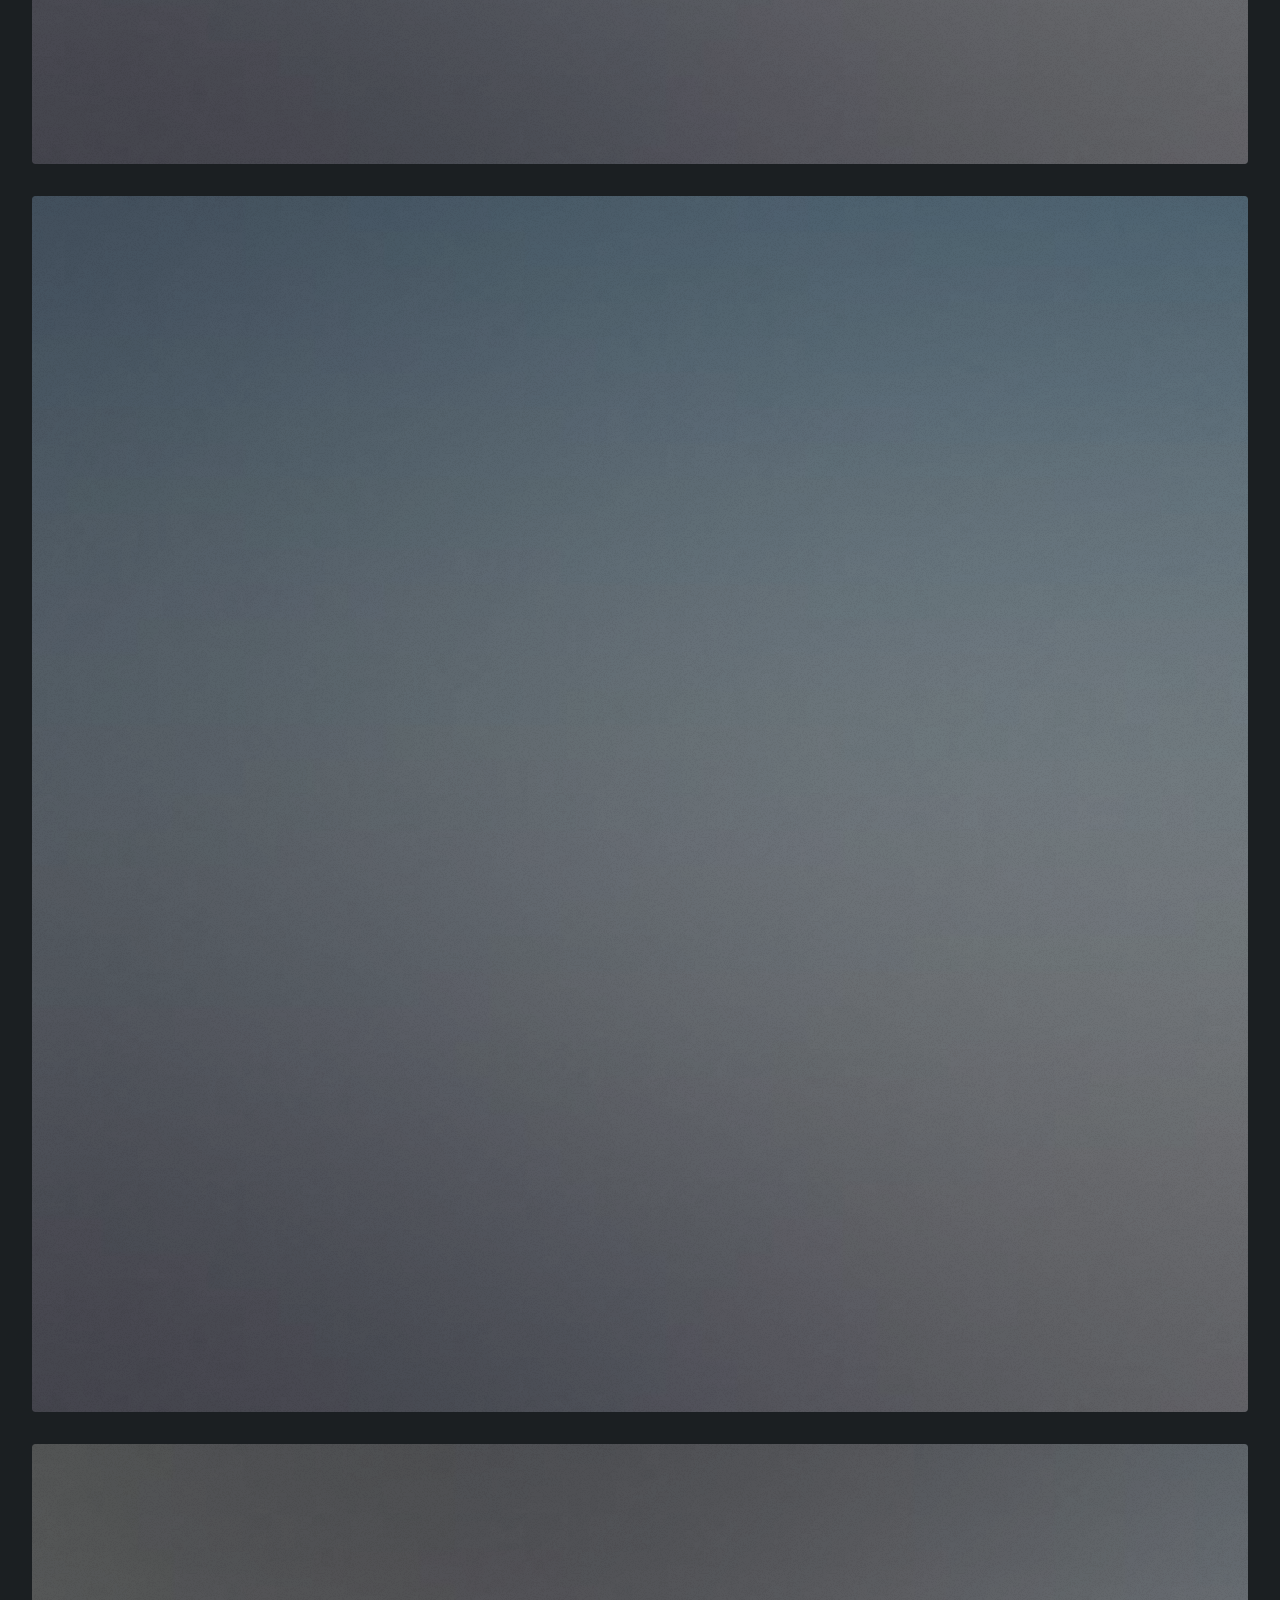
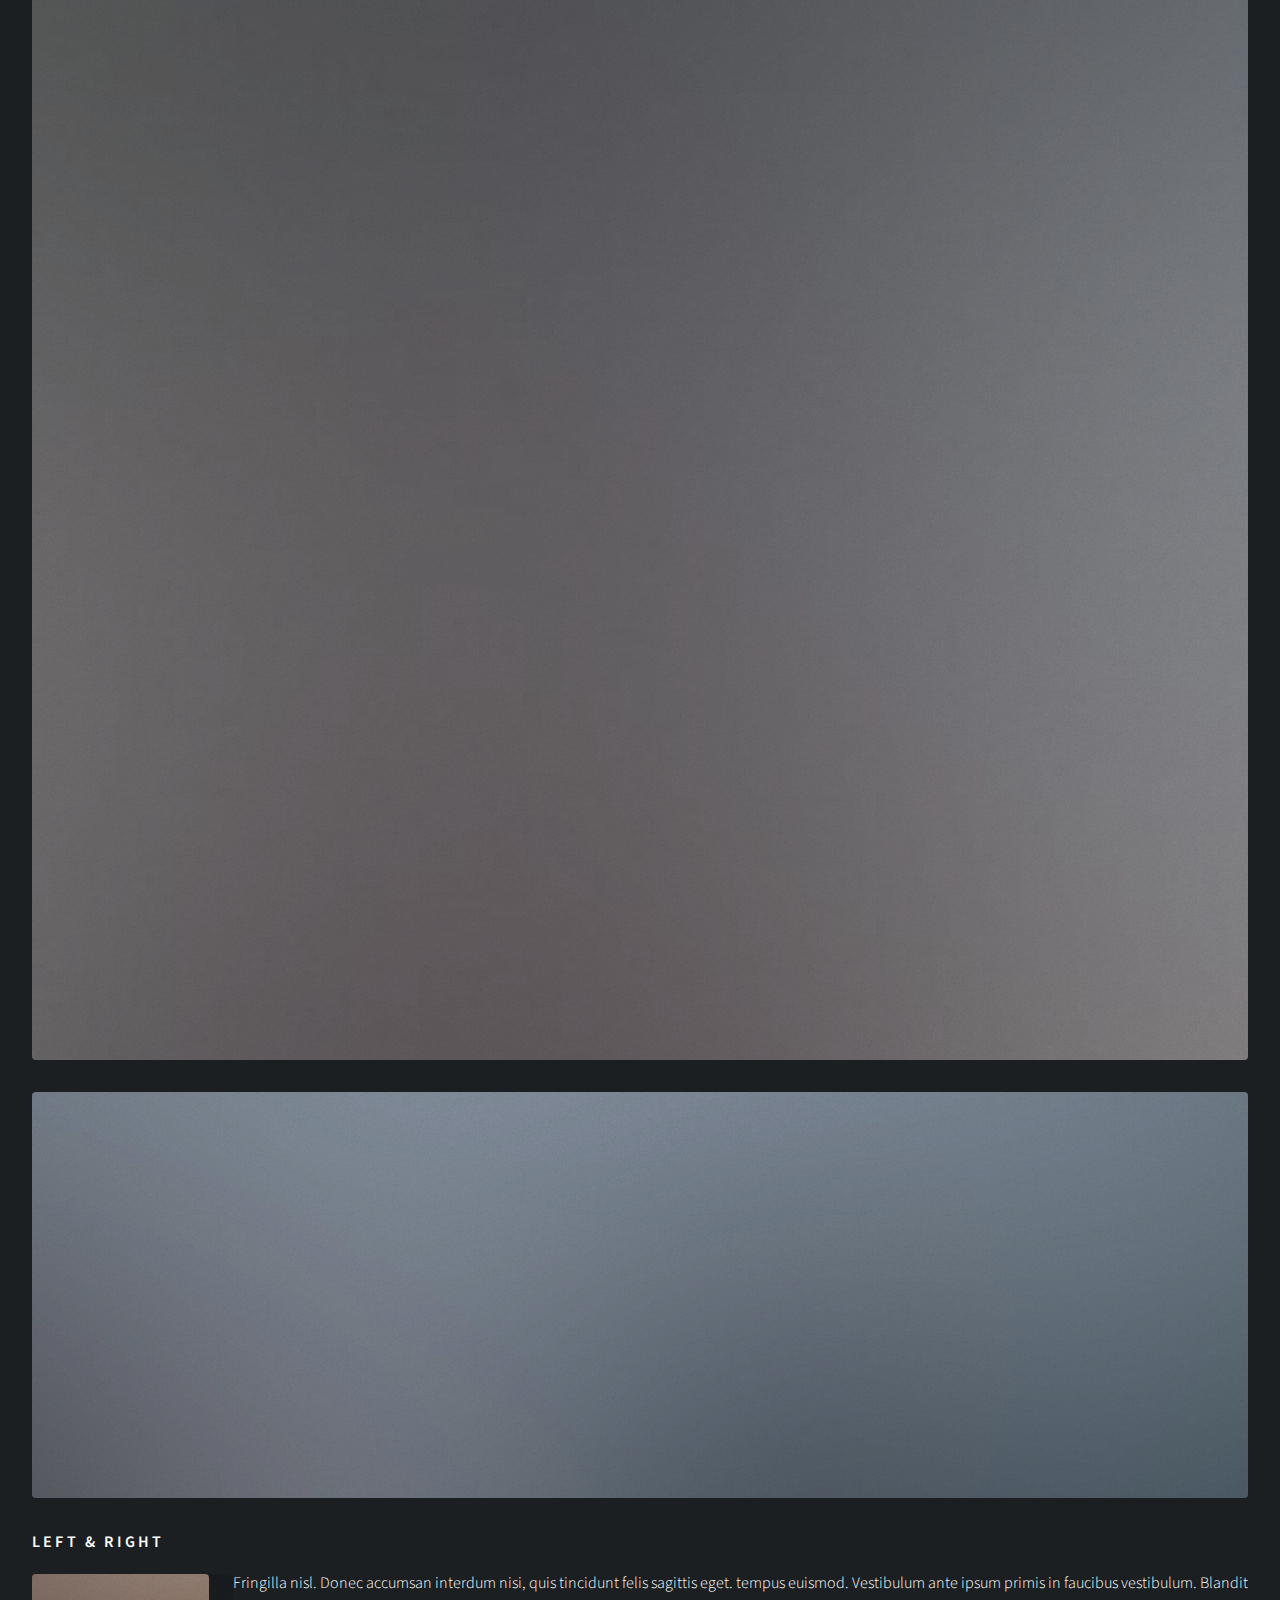
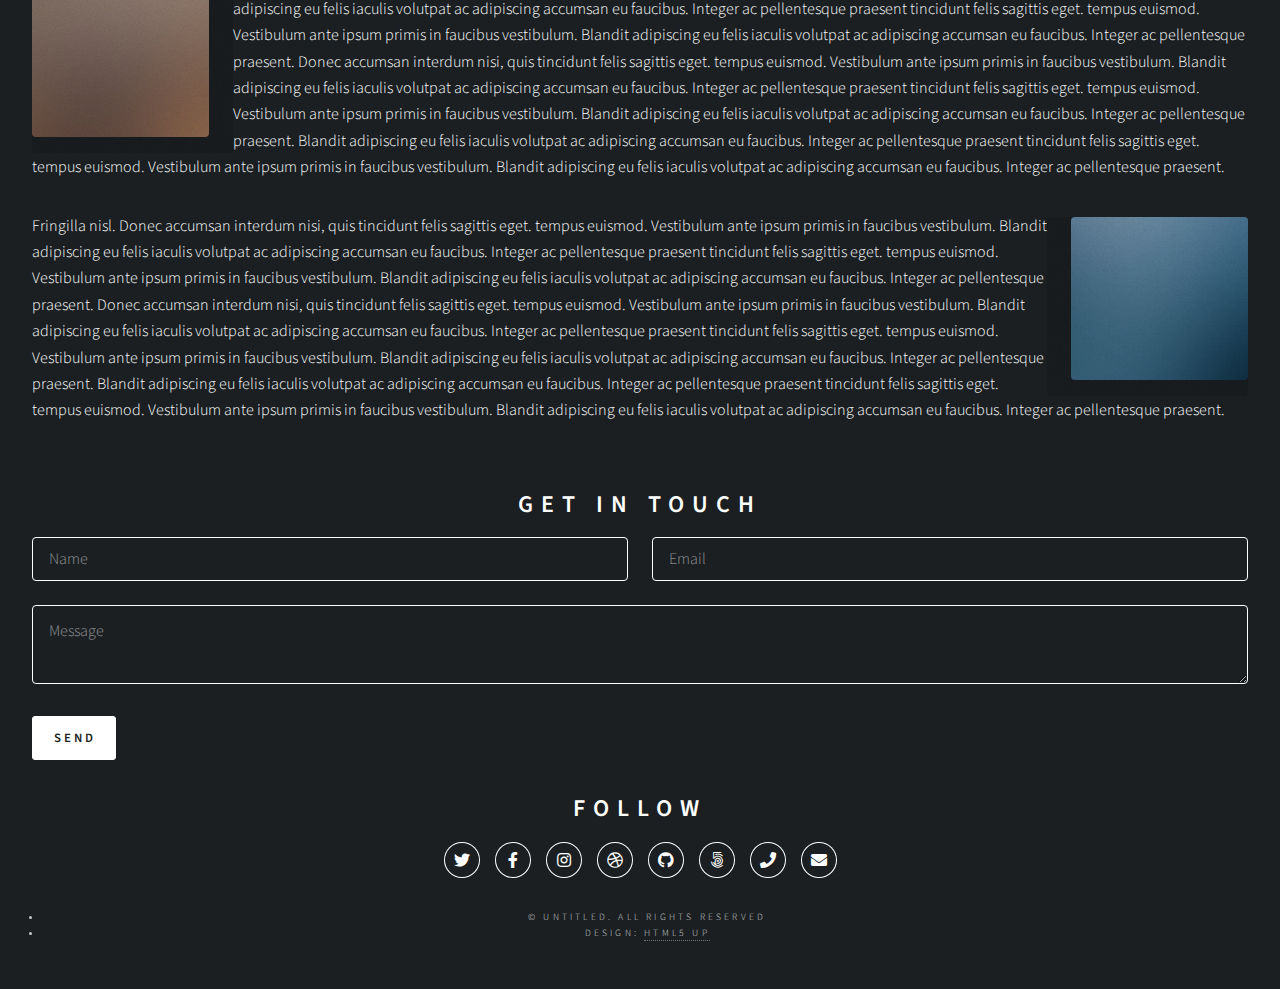
<file: elements.html>
<!DOCTYPE HTML>
<!--
	Phantom by HTML5 UP
	html5up.net | @ajlkn
	Free for personal and commercial use under the CCA 3.0 license (html5up.net/license)
-->
<html>
	<head>
		<title>Elements - Phantom by HTML5 UP</title>
		<meta charset="utf-8" />
		<meta name="viewport" content="width=device-width, initial-scale=1, user-scalable=no" />
		<link rel="stylesheet" href="assets/css/main.css" />
		<noscript><link rel="stylesheet" href="assets/css/noscript.css" /></noscript>
	</head>
	<body class="is-preload">
		<!-- Wrapper -->
			<div id="wrapper">

				<!-- Header -->
					<header id="header">
						<div class="inner">

							<!-- Logo -->
								<a href="index.html" class="logo">
									<span class="symbol"><img src="images/logo.svg" alt="" /></span><span class="title">Phantom</span>
								</a>

							<!-- Nav -->
								<nav>
									<ul>
										<li><a href="#menu">Menu</a></li>
									</ul>
								</nav>

						</div>
					</header>

				<!-- Menu -->
					<nav id="menu">
						<h2>Menu</h2>
						<ul>
							<li><a href="index.html">Home</a></li>
							<li><a href="generic.html">Ipsum veroeros</a></li>
							<li><a href="generic.html">Tempus etiam</a></li>
							<li><a href="generic.html">Consequat dolor</a></li>
							<li><a href="elements.html">Elements</a></li>
						</ul>
					</nav>

				<!-- Main -->
					<div id="main">
						<div class="inner">
							<h1>Elements</h1>

							<!-- Text -->
								<section>
									<h2>Text</h2>
									<p>This is <b>bold</b> and this is <strong>strong</strong>. This is <i>italic</i> and this is <em>emphasized</em>.
									This is <sup>superscript</sup> text and this is <sub>subscript</sub> text.
									This is <u>underlined</u> and this is code: <code>for (;;) { ... }</code>. Finally, <a href="#">this is a link</a>.</p>
									<hr />
									<p>Nunc lacinia ante nunc ac lobortis. Interdum adipiscing gravida odio porttitor sem non mi integer non faucibus ornare mi ut ante amet placerat aliquet. Volutpat eu sed ante lacinia sapien lorem accumsan varius montes viverra nibh in adipiscing blandit tempus accumsan.</p>
									<hr />
									<h2>Heading Level 2</h2>
									<h3>Heading Level 3</h3>
									<h4>Heading Level 4</h4>
									<hr />
									<h3>Blockquote</h3>
									<blockquote>Fringilla nisl. Donec accumsan interdum nisi, quis tincidunt felis sagittis eget tempus euismod. Vestibulum ante ipsum primis in faucibus vestibulum. Blandit adipiscing eu felis iaculis volutpat ac adipiscing accumsan faucibus. Vestibulum ante ipsum primis in faucibus lorem ipsum dolor sit amet nullam adipiscing eu felis.</blockquote>
									<h3>Preformatted</h3>
									<pre><code>i = 0;

while (!deck.isInOrder()) {
    print 'Iteration ' + i;
    deck.shuffle();
    i++;
}

print 'It took ' + i + ' iterations to sort the deck.';</code></pre>
								</section>

							<!-- Lists -->
								<section>
									<h2>Lists</h2>
									<div class="row">
										<div class="col-6 col-12-medium">
											<h3>Unordered</h3>
											<ul>
												<li>Dolor pulvinar etiam.</li>
												<li>Sagittis adipiscing.</li>
												<li>Felis enim feugiat.</li>
											</ul>
											<h3>Alternate</h3>
											<ul class="alt">
												<li>Dolor pulvinar etiam.</li>
												<li>Sagittis adipiscing.</li>
												<li>Felis enim feugiat.</li>
											</ul>
										</div>
										<div class="col-6 col-12-medium">
											<h3>Ordered</h3>
											<ol>
												<li>Dolor pulvinar etiam.</li>
												<li>Etiam vel felis viverra.</li>
												<li>Felis enim feugiat.</li>
												<li>Dolor pulvinar etiam.</li>
												<li>Etiam vel felis lorem.</li>
												<li>Felis enim et feugiat.</li>
											</ol>
											<h3>Icons</h3>
											<ul class="icons">
												<li><a href="#" class="icon brands style1 fa-twitter"><span class="label">Twitter</span></a></li>
												<li><a href="#" class="icon brands style1 fa-facebook-f"><span class="label">Facebook</span></a></li>
												<li><a href="#" class="icon brands style1 fa-instagram"><span class="label">Instagram</span></a></li>
												<li><a href="#" class="icon brands style1 fa-github"><span class="label">Github</span></a></li>
											</ul>
											<ul class="icons">
												<li><a href="#" class="icon brands style2 fa-twitter"><span class="label">Twitter</span></a></li>
												<li><a href="#" class="icon brands style2 fa-facebook-f"><span class="label">Facebook</span></a></li>
												<li><a href="#" class="icon brands style2 fa-instagram"><span class="label">Instagram</span></a></li>
												<li><a href="#" class="icon brands style2 fa-github"><span class="label">Github</span></a></li>
											</ul>
										</div>
									</div>
									<h2>Actions</h2>
									<div class="row">
										<div class="col-6 col-12-medium">
											<ul class="actions">
												<li><a href="#" class="button primary">Default</a></li>
												<li><a href="#" class="button">Default</a></li>
											</ul>
											<ul class="actions small">
												<li><a href="#" class="button primary small">Small</a></li>
												<li><a href="#" class="button small">Small</a></li>
											</ul>
											<ul class="actions stacked">
												<li><a href="#" class="button primary">Default</a></li>
												<li><a href="#" class="button">Default</a></li>
											</ul>
											<ul class="actions stacked">
												<li><a href="#" class="button primary small">Small</a></li>
												<li><a href="#" class="button small">Small</a></li>
											</ul>
										</div>
										<div class="col-6 col-12-medium">
											<ul class="actions stacked">
												<li><a href="#" class="button primary fit">Default</a></li>
												<li><a href="#" class="button fit">Default</a></li>
											</ul>
											<ul class="actions stacked">
												<li><a href="#" class="button primary small fit">Small</a></li>
												<li><a href="#" class="button small fit">Small</a></li>
											</ul>
										</div>
									</div>
								</section>

							<!-- Table -->
								<section>
									<h2>Table</h2>
									<h3>Default</h3>
									<div class="table-wrapper">
										<table>
											<thead>
												<tr>
													<th>Name</th>
													<th>Description</th>
													<th>Price</th>
												</tr>
											</thead>
											<tbody>
												<tr>
													<td>Item One</td>
													<td>Ante turpis integer aliquet porttitor.</td>
													<td>29.99</td>
												</tr>
												<tr>
													<td>Item Two</td>
													<td>Vis ac commodo adipiscing arcu aliquet.</td>
													<td>19.99</td>
												</tr>
												<tr>
													<td>Item Three</td>
													<td> Morbi faucibus arcu accumsan lorem.</td>
													<td>29.99</td>
												</tr>
												<tr>
													<td>Item Four</td>
													<td>Vitae integer tempus condimentum.</td>
													<td>19.99</td>
												</tr>
												<tr>
													<td>Item Five</td>
													<td>Ante turpis integer aliquet porttitor.</td>
													<td>29.99</td>
												</tr>
											</tbody>
											<tfoot>
												<tr>
													<td colspan="2"></td>
													<td>100.00</td>
												</tr>
											</tfoot>
										</table>
									</div>

									<h3>Alternate</h3>
									<div class="table-wrapper">
										<table class="alt">
											<thead>
												<tr>
													<th>Name</th>
													<th>Description</th>
													<th>Price</th>
												</tr>
											</thead>
											<tbody>
												<tr>
													<td>Item One</td>
													<td>Ante turpis integer aliquet porttitor.</td>
													<td>29.99</td>
												</tr>
												<tr>
													<td>Item Two</td>
													<td>Vis ac commodo adipiscing arcu aliquet.</td>
													<td>19.99</td>
												</tr>
												<tr>
													<td>Item Three</td>
													<td> Morbi faucibus arcu accumsan lorem.</td>
													<td>29.99</td>
												</tr>
												<tr>
													<td>Item Four</td>
													<td>Vitae integer tempus condimentum.</td>
													<td>19.99</td>
												</tr>
												<tr>
													<td>Item Five</td>
													<td>Ante turpis integer aliquet porttitor.</td>
													<td>29.99</td>
												</tr>
											</tbody>
											<tfoot>
												<tr>
													<td colspan="2"></td>
													<td>100.00</td>
												</tr>
											</tfoot>
										</table>
									</div>
								</section>

							<!-- Buttons -->
								<section>
									<h3>Buttons</h3>
									<ul class="actions">
										<li><a href="#" class="button primary">Primary</a></li>
										<li><a href="#" class="button">Default</a></li>
									</ul>
									<ul class="actions">
										<li><a href="#" class="button large">Large</a></li>
										<li><a href="#" class="button">Default</a></li>
										<li><a href="#" class="button small">Small</a></li>
									</ul>
									<ul class="actions fit">
										<li><a href="#" class="button primary fit">Fit</a></li>
										<li><a href="#" class="button fit">Fit</a></li>
										<li><a href="#" class="button fit">Fit</a></li>
									</ul>
									<ul class="actions fit small">
										<li><a href="#" class="button primary fit small">Fit + Small</a></li>
										<li><a href="#" class="button fit small">Fit + Small</a></li>
										<li><a href="#" class="button fit small">Fit + Small</a></li>
									</ul>
									<ul class="actions">
										<li><a href="#" class="button primary icon solid fa-download">Icon</a></li>
										<li><a href="#" class="button icon solid fa-upload">Icon</a></li>
										<li><a href="#" class="button icon solid fa-save">Icon</a></li>
									</ul>
									<ul class="actions">
										<li><span class="button primary disabled">Disabled</span></li>
										<li><span class="button disabled">Disabled</span></li>
									</ul>
								</section>

							<!-- Form -->
								<section>
									<h2>Form</h2>
									<form method="post" action="#">
										<div class="row gtr-uniform">
											<div class="col-6 col-12-xsmall">
												<input type="text" name="demo-name" id="demo-name" value="" placeholder="Name" />
											</div>
											<div class="col-6 col-12-xsmall">
												<input type="email" name="demo-email" id="demo-email" value="" placeholder="Email" />
											</div>
											<div class="col-12">
												<select name="demo-category" id="demo-category">
													<option value="">- Category -</option>
													<option value="1">Manufacturing</option>
													<option value="1">Shipping</option>
													<option value="1">Administration</option>
													<option value="1">Human Resources</option>
												</select>
											</div>
											<div class="col-4 col-12-small">
												<input type="radio" id="demo-priority-low" name="demo-priority" checked>
												<label for="demo-priority-low">Low</label>
											</div>
											<div class="col-4 col-12-small">
												<input type="radio" id="demo-priority-normal" name="demo-priority">
												<label for="demo-priority-normal">Normal</label>
											</div>
											<div class="col-4 col-12-small">
												<input type="radio" id="demo-priority-high" name="demo-priority">
												<label for="demo-priority-high">High</label>
											</div>
											<div class="col-6 col-12-small">
												<input type="checkbox" id="demo-copy" name="demo-copy">
												<label for="demo-copy">Email me a copy</label>
											</div>
											<div class="col-6 col-12-small">
												<input type="checkbox" id="demo-human" name="demo-human" checked>
												<label for="demo-human">Not a robot</label>
											</div>
											<div class="col-12">
												<textarea name="demo-message" id="demo-message" placeholder="Enter your message" rows="6"></textarea>
											</div>
											<div class="col-12">
												<ul class="actions">
													<li><input type="submit" value="Send Message" class="primary" /></li>
													<li><input type="reset" value="Reset" /></li>
												</ul>
											</div>
										</div>
									</form>
								</section>

							<!-- Image -->
								<section>
									<h2>Image</h2>
									<h3>Fit</h3>
									<div class="box alt">
										<div class="row gtr-uniform">
											<div class="col-12"><span class="image fit"><img src="images/pic13.jpg" alt="" /></span></div>
											<div class="col-4"><span class="image fit"><img src="images/pic01.jpg" alt="" /></span></div>
											<div class="col-4"><span class="image fit"><img src="images/pic02.jpg" alt="" /></span></div>
											<div class="col-4"><span class="image fit"><img src="images/pic03.jpg" alt="" /></span></div>
											<div class="col-4"><span class="image fit"><img src="images/pic03.jpg" alt="" /></span></div>
											<div class="col-4"><span class="image fit"><img src="images/pic01.jpg" alt="" /></span></div>
											<div class="col-4"><span class="image fit"><img src="images/pic02.jpg" alt="" /></span></div>
											<div class="col-4"><span class="image fit"><img src="images/pic02.jpg" alt="" /></span></div>
											<div class="col-4"><span class="image fit"><img src="images/pic03.jpg" alt="" /></span></div>
											<div class="col-4"><span class="image fit"><img src="images/pic01.jpg" alt="" /></span></div>
										</div>
									</div>
									<h3>Left &amp; Right</h3>
									<p><span class="image left"><img src="images/pic14.jpg" alt="" /></span>Fringilla nisl. Donec accumsan interdum nisi, quis tincidunt felis sagittis eget. tempus euismod. Vestibulum ante ipsum primis in faucibus vestibulum. Blandit adipiscing eu felis iaculis volutpat ac adipiscing accumsan eu faucibus. Integer ac pellentesque praesent tincidunt felis sagittis eget. tempus euismod. Vestibulum ante ipsum primis in faucibus vestibulum. Blandit adipiscing eu felis iaculis volutpat ac adipiscing accumsan eu faucibus. Integer ac pellentesque praesent. Donec accumsan interdum nisi, quis tincidunt felis sagittis eget. tempus euismod. Vestibulum ante ipsum primis in faucibus vestibulum. Blandit adipiscing eu felis iaculis volutpat ac adipiscing accumsan eu faucibus. Integer ac pellentesque praesent tincidunt felis sagittis eget. tempus euismod. Vestibulum ante ipsum primis in faucibus vestibulum. Blandit adipiscing eu felis iaculis volutpat ac adipiscing accumsan eu faucibus. Integer ac pellentesque praesent. Blandit adipiscing eu felis iaculis volutpat ac adipiscing accumsan eu faucibus. Integer ac pellentesque praesent tincidunt felis sagittis eget. tempus euismod. Vestibulum ante ipsum primis in faucibus vestibulum. Blandit adipiscing eu felis iaculis volutpat ac adipiscing accumsan eu faucibus. Integer ac pellentesque praesent.</p>
									<p><span class="image right"><img src="images/pic15.jpg" alt="" /></span>Fringilla nisl. Donec accumsan interdum nisi, quis tincidunt felis sagittis eget. tempus euismod. Vestibulum ante ipsum primis in faucibus vestibulum. Blandit adipiscing eu felis iaculis volutpat ac adipiscing accumsan eu faucibus. Integer ac pellentesque praesent tincidunt felis sagittis eget. tempus euismod. Vestibulum ante ipsum primis in faucibus vestibulum. Blandit adipiscing eu felis iaculis volutpat ac adipiscing accumsan eu faucibus. Integer ac pellentesque praesent. Donec accumsan interdum nisi, quis tincidunt felis sagittis eget. tempus euismod. Vestibulum ante ipsum primis in faucibus vestibulum. Blandit adipiscing eu felis iaculis volutpat ac adipiscing accumsan eu faucibus. Integer ac pellentesque praesent tincidunt felis sagittis eget. tempus euismod. Vestibulum ante ipsum primis in faucibus vestibulum. Blandit adipiscing eu felis iaculis volutpat ac adipiscing accumsan eu faucibus. Integer ac pellentesque praesent. Blandit adipiscing eu felis iaculis volutpat ac adipiscing accumsan eu faucibus. Integer ac pellentesque praesent tincidunt felis sagittis eget. tempus euismod. Vestibulum ante ipsum primis in faucibus vestibulum. Blandit adipiscing eu felis iaculis volutpat ac adipiscing accumsan eu faucibus. Integer ac pellentesque praesent.</p>
								</section>

						</div>
					</div>

				<!-- Footer -->
					<footer id="footer">
						<div class="inner">
							<section>
								<h2>Get in touch</h2>
								<form method="post" action="#">
									<div class="fields">
										<div class="field half">
											<input type="text" name="name" id="name" placeholder="Name" />
										</div>
										<div class="field half">
											<input type="email" name="email" id="email" placeholder="Email" />
										</div>
										<div class="field">
											<textarea name="message" id="message" placeholder="Message"></textarea>
										</div>
									</div>
									<ul class="actions">
										<li><input type="submit" value="Send" class="primary" /></li>
									</ul>
								</form>
							</section>
							<section>
								<h2>Follow</h2>
								<ul class="icons">
									<li><a href="#" class="icon brands style2 fa-twitter"><span class="label">Twitter</span></a></li>
									<li><a href="#" class="icon brands style2 fa-facebook-f"><span class="label">Facebook</span></a></li>
									<li><a href="#" class="icon brands style2 fa-instagram"><span class="label">Instagram</span></a></li>
									<li><a href="#" class="icon brands style2 fa-dribbble"><span class="label">Dribbble</span></a></li>
									<li><a href="#" class="icon brands style2 fa-github"><span class="label">GitHub</span></a></li>
									<li><a href="#" class="icon brands style2 fa-500px"><span class="label">500px</span></a></li>
									<li><a href="#" class="icon solid style2 fa-phone"><span class="label">Phone</span></a></li>
									<li><a href="#" class="icon solid style2 fa-envelope"><span class="label">Email</span></a></li>
								</ul>
							</section>
							<ul class="copyright">
								<li>&copy; Untitled. All rights reserved</li><li>Design: <a href="http://html5up.net">HTML5 UP</a></li>
							</ul>
						</div>
					</footer>

			</div>

		<!-- Scripts -->
			<script src="assets/js/jquery.min.js"></script>
			<script src="assets/js/browser.min.js"></script>
			<script src="assets/js/breakpoints.min.js"></script>
			<script src="assets/js/util.js"></script>
			<script src="assets/js/main.js"></script>

	</body>
</html>
</file>
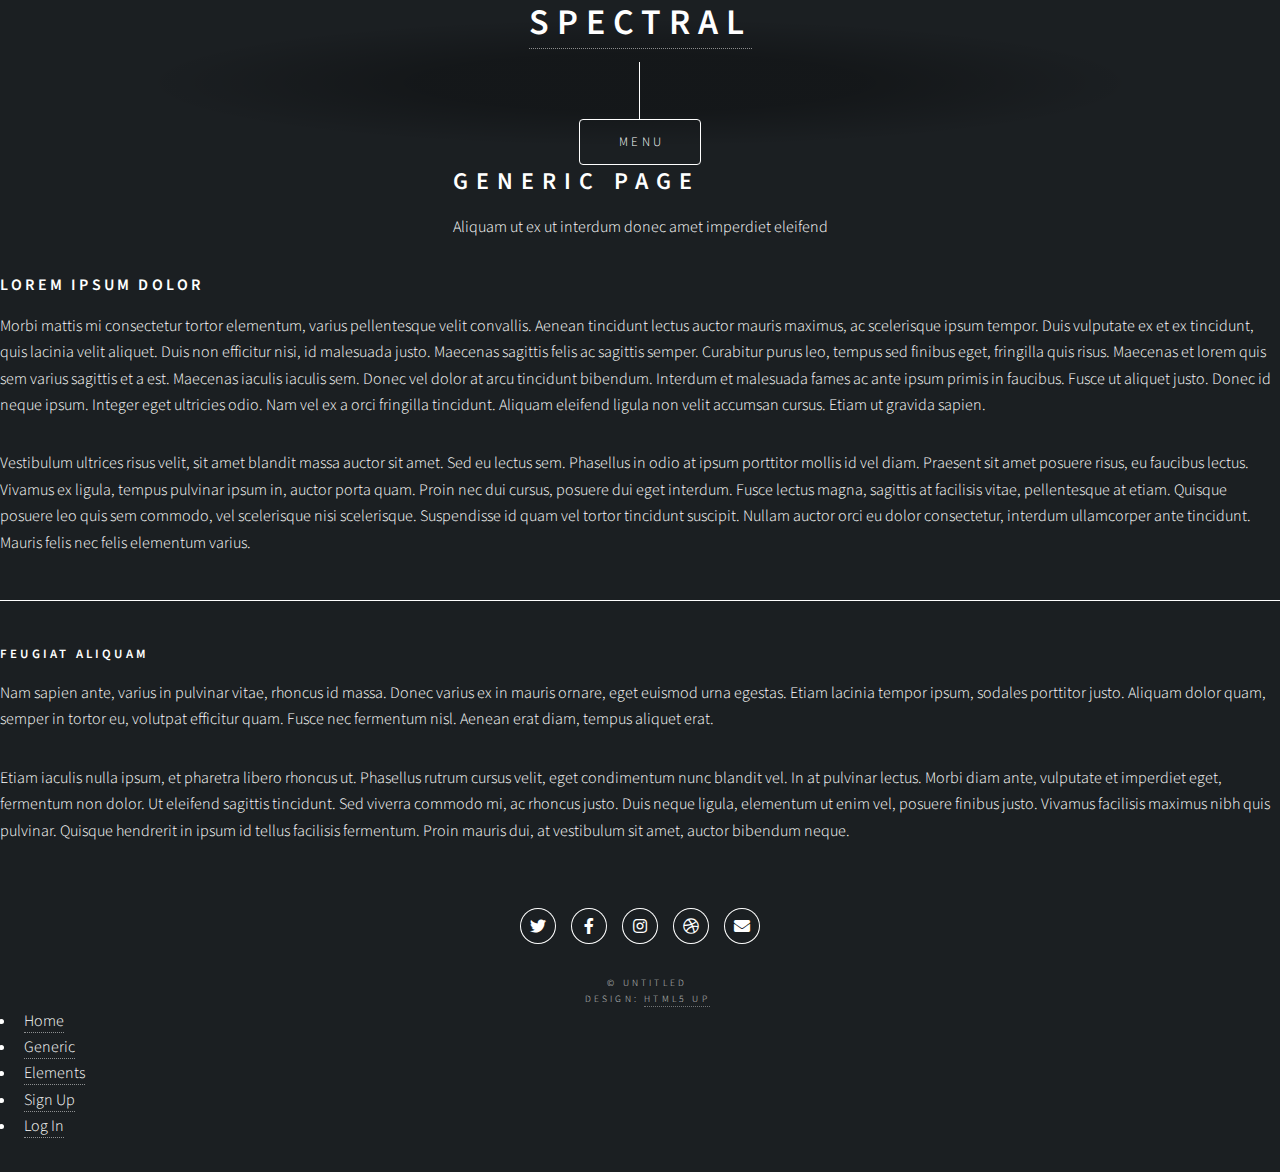
<file: generic.html>
<!DOCTYPE HTML>
<!--
	Spectral by HTML5 UP
	html5up.net | @ajlkn
	Free for personal and commercial use under the CCA 3.0 license (html5up.net/license)
-->
<html>
	<head>
		<title>Generic - Spectral by HTML5 UP</title>
		<meta charset="utf-8" />
		<meta name="viewport" content="width=device-width, initial-scale=1, user-scalable=no" />
		<link rel="stylesheet" href="assets/css/main.css" />
		<noscript><link rel="stylesheet" href="assets/css/noscript.css" /></noscript>
	</head>
	<body class="is-preload">

		<!-- Page Wrapper -->
			<div id="page-wrapper">

				<!-- Header -->
					<header id="header">
						<h1><a href="index.html">Spectral</a></h1>
						<nav id="nav">
							<ul>
								<li class="special">
									<a href="#menu" class="menuToggle"><span>Menu</span></a>
									<div id="menu">
										<ul>
											<li><a href="index.html">Home</a></li>
											<li><a href="generic.html">Generic</a></li>
											<li><a href="elements.html">Elements</a></li>
											<li><a href="#">Sign Up</a></li>
											<li><a href="#">Log In</a></li>
										</ul>
									</div>
								</li>
							</ul>
						</nav>
					</header>

				<!-- Main -->
					<article id="main">
						<header>
							<h2>Generic Page</h2>
							<p>Aliquam ut ex ut interdum donec amet imperdiet eleifend</p>
						</header>
						<section class="wrapper style5">
							<div class="inner">

								<h3>Lorem ipsum dolor</h3>
								<p>Morbi mattis mi consectetur tortor elementum, varius pellentesque velit convallis. Aenean tincidunt lectus auctor mauris maximus, ac scelerisque ipsum tempor. Duis vulputate ex et ex tincidunt, quis lacinia velit aliquet. Duis non efficitur nisi, id malesuada justo. Maecenas sagittis felis ac sagittis semper. Curabitur purus leo, tempus sed finibus eget, fringilla quis risus. Maecenas et lorem quis sem varius sagittis et a est. Maecenas iaculis iaculis sem. Donec vel dolor at arcu tincidunt bibendum. Interdum et malesuada fames ac ante ipsum primis in faucibus. Fusce ut aliquet justo. Donec id neque ipsum. Integer eget ultricies odio. Nam vel ex a orci fringilla tincidunt. Aliquam eleifend ligula non velit accumsan cursus. Etiam ut gravida sapien.</p>

								<p>Vestibulum ultrices risus velit, sit amet blandit massa auctor sit amet. Sed eu lectus sem. Phasellus in odio at ipsum porttitor mollis id vel diam. Praesent sit amet posuere risus, eu faucibus lectus. Vivamus ex ligula, tempus pulvinar ipsum in, auctor porta quam. Proin nec dui cursus, posuere dui eget interdum. Fusce lectus magna, sagittis at facilisis vitae, pellentesque at etiam. Quisque posuere leo quis sem commodo, vel scelerisque nisi scelerisque. Suspendisse id quam vel tortor tincidunt suscipit. Nullam auctor orci eu dolor consectetur, interdum ullamcorper ante tincidunt. Mauris felis nec felis elementum varius.</p>

								<hr />

								<h4>Feugiat aliquam</h4>
								<p>Nam sapien ante, varius in pulvinar vitae, rhoncus id massa. Donec varius ex in mauris ornare, eget euismod urna egestas. Etiam lacinia tempor ipsum, sodales porttitor justo. Aliquam dolor quam, semper in tortor eu, volutpat efficitur quam. Fusce nec fermentum nisl. Aenean erat diam, tempus aliquet erat.</p>

								<p>Etiam iaculis nulla ipsum, et pharetra libero rhoncus ut. Phasellus rutrum cursus velit, eget condimentum nunc blandit vel. In at pulvinar lectus. Morbi diam ante, vulputate et imperdiet eget, fermentum non dolor. Ut eleifend sagittis tincidunt. Sed viverra commodo mi, ac rhoncus justo. Duis neque ligula, elementum ut enim vel, posuere finibus justo. Vivamus facilisis maximus nibh quis pulvinar. Quisque hendrerit in ipsum id tellus facilisis fermentum. Proin mauris dui, at vestibulum sit amet, auctor bibendum neque.</p>

							</div>
						</section>
					</article>

				<!-- Footer -->
					<footer id="footer">
						<ul class="icons">
							<li><a href="#" class="icon brands fa-twitter"><span class="label">Twitter</span></a></li>
							<li><a href="#" class="icon brands fa-facebook-f"><span class="label">Facebook</span></a></li>
							<li><a href="#" class="icon brands fa-instagram"><span class="label">Instagram</span></a></li>
							<li><a href="#" class="icon brands fa-dribbble"><span class="label">Dribbble</span></a></li>
							<li><a href="#" class="icon solid fa-envelope"><span class="label">Email</span></a></li>
						</ul>
						<ul class="copyright">
							<li>&copy; Untitled</li><li>Design: <a href="http://html5up.net">HTML5 UP</a></li>
						</ul>
					</footer>

			</div>

		<!-- Scripts -->
			<script src="assets/js/jquery.min.js"></script>
			<script src="assets/js/jquery.scrollex.min.js"></script>
			<script src="assets/js/jquery.scrolly.min.js"></script>
			<script src="assets/js/browser.min.js"></script>
			<script src="assets/js/breakpoints.min.js"></script>
			<script src="assets/js/util.js"></script>
			<script src="assets/js/main.js"></script>

	</body>
</html>
</file>
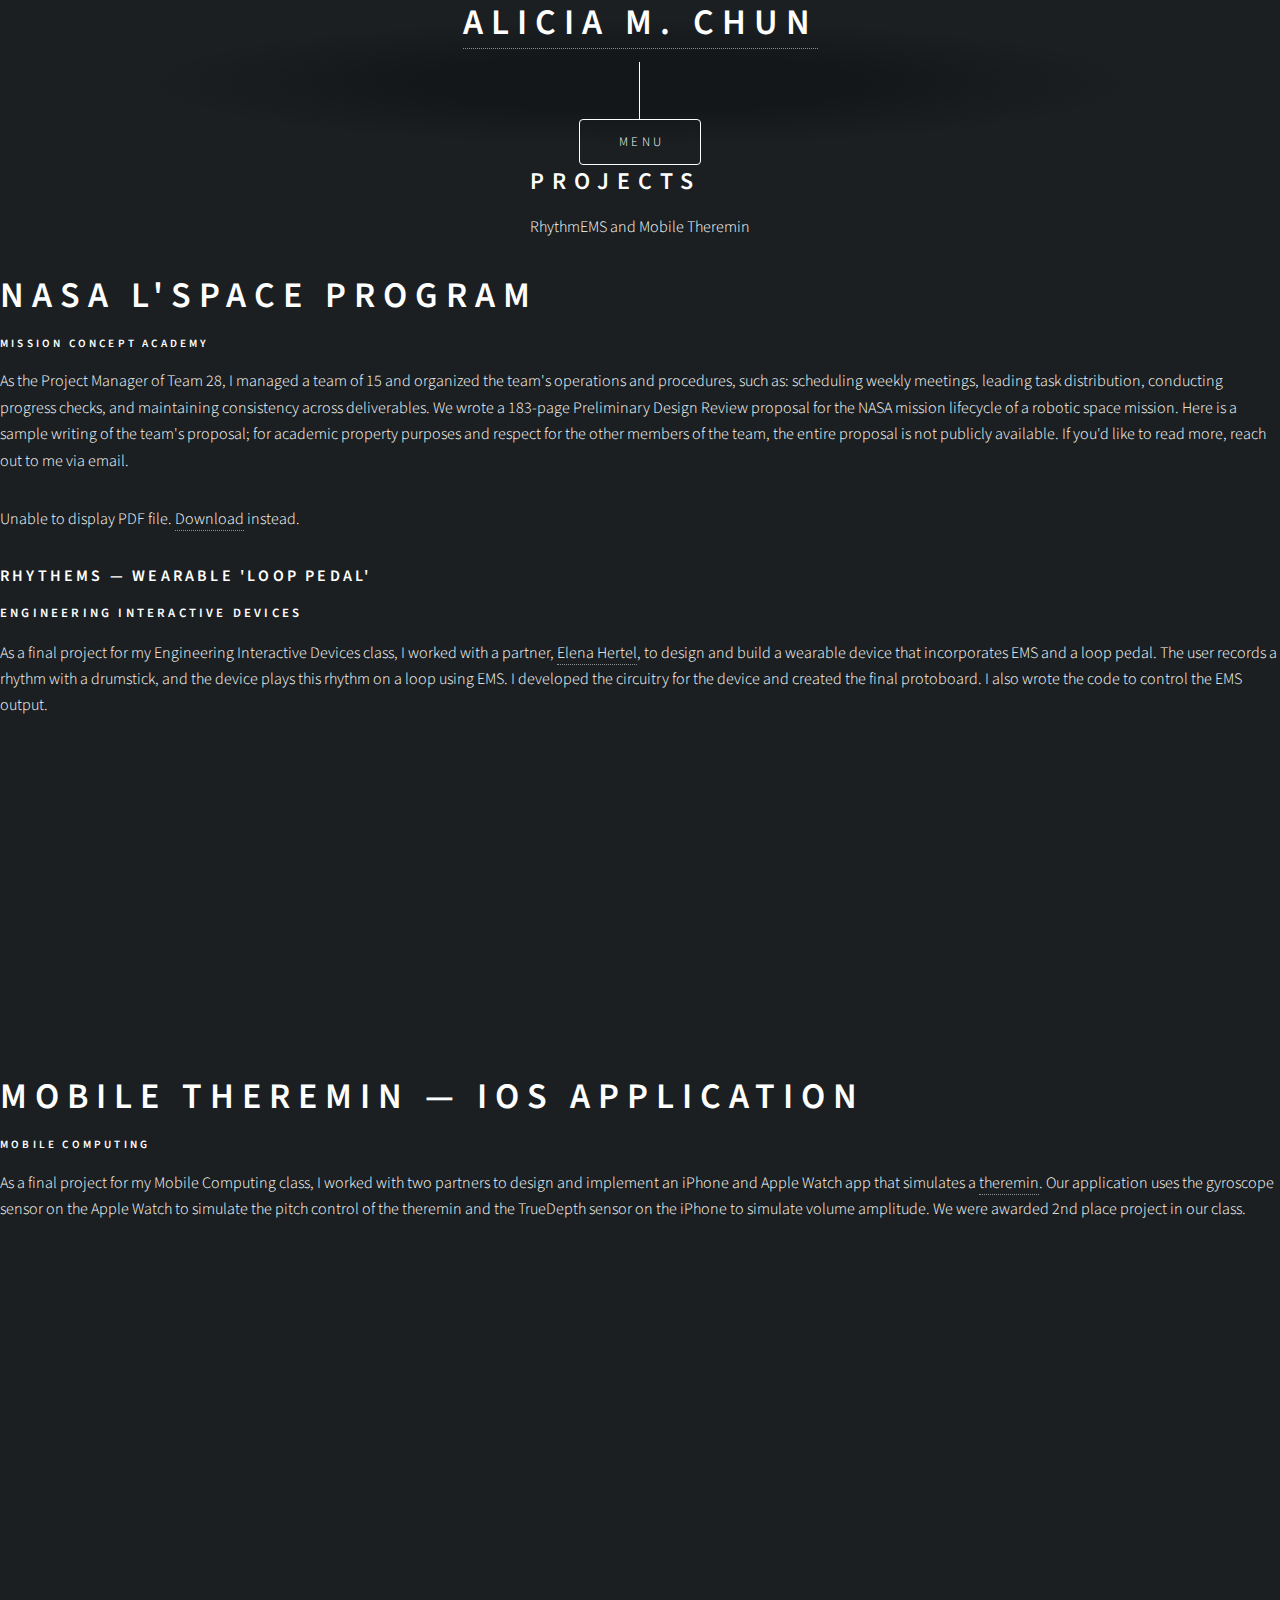
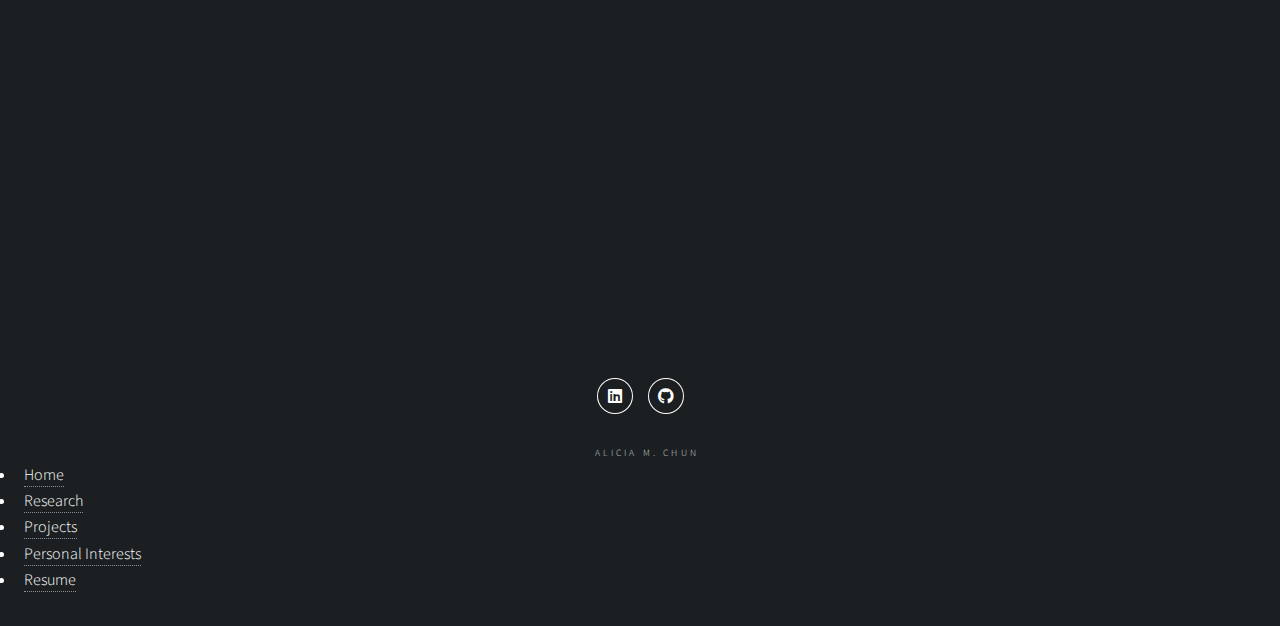
<file: projects.html>
<!DOCTYPE HTML>
<html>
	<head>
		<title>Alicia M. Chun</title>
		<meta charset="utf-8" />
		<meta name="viewport" content="width=device-width, initial-scale=1, user-scalable=no" />
		<link rel="stylesheet" href="assets/css/main.css" />
		<noscript><link rel="stylesheet" href="assets/css/noscript.css" /></noscript>
	</head>
	<body class="is-preload">

		<!-- Page Wrapper -->
			<div id="page-wrapper">

				<!-- Header -->
					<header id="header">
						<h1><a href="index.html">Alicia M. Chun</a></h1>
						<nav id="nav">
							<ul>
								<li class="special">
									<a href="#menu" class="menuToggle"><span>Menu</span></a>
									<div id="menu">
										<ul>
											<li><a href="index.html">Home</a></li>
											<li><a href="research.html">Research</a></li>
											<li><a href="projects.html">Projects</a></li>
											<li><a href="personal.html">Personal Interests</a></li>
											<li><a href="achun_resume.pdf">Resume</a></li>
										</ul>
									</div>
								</li>
							</ul>
						</nav>
					</header>

				<article id="main">
					<header class="extra">
						<h2>Projects</h2>
						<p>RhythmEMS and Mobile Theremin</p>
					</header>

				<!-- One -->	
					<section id="two" class="wrapper style2 special">
						<div class="inner">
							<header>
								<h1>NASA L'SPACE Program</h1>
							</header>
							<h5>Mission Concept Academy</h5>
							<p>
								As the Project Manager of Team 28, I managed a team of 15 and organized the team's operations and procedures, such  as:
								scheduling weekly meetings, leading task distribution, conducting progress checks, and maintaining consistency across deliverables. 
								We wrote a 183-page Preliminary Design Review proposal for the NASA mission lifecycle of a robotic space mission. 
								Here is a sample writing of the team's proposal; for academic property purposes and respect for the other members of the team, the entire proposal is not publicly available.
								If you'd like to read more, reach out to me via email. 


							</p>
							<html>
								<head>
									<title>PDF Example by Object Tag</title>
								</head>
								<body>
									<object data="/images/projects/PDR_SAMPLE_TEAM28.pdf" type="application/pdf" width="100%" height="500px" align="center">
									<p>Unable to display PDF file. <a href="/images/projects/PDR_SAMPLE_TEAM28.pdf">Download</a> instead.</p>
									</object>
								</body>
							</html>
	
						</div>
					</section>
			
					<section id="one" class="wrapper style1 special">
						<div class="inner">
							<header>
								<h3>RhythEMS — Wearable 'Loop Pedal'</h3>
							</header>
                            <h4>Engineering Interactive Devices</h4>

                            <p>
                                As a final project for my Engineering Interactive Devices class, I 
                                worked with a partner, <a href="https://elena-hertel.github.io/">Elena Hertel</a>, 
                                to design and build a wearable device that incorporates EMS and a loop pedal. 
                                The user records a rhythm with a drumstick, and the device plays this rhythm on 
                                a loop using EMS. I developed the circuitry for the device and created the final 
                                protoboard. I also wrote the code to control the EMS output. 
                            </p>
                            <iframe width="560" height="315" src="https://www.youtube.com/embed/A-OjZe4ul9s?si=9hIBtreB9DYgjtaj" title="YouTube video player" frameborder="0" allow="accelerometer; autoplay; clipboard-write; encrypted-media; gyroscope; picture-in-picture; web-share" allowfullscreen></iframe>
						</div>
					</section>

                    <section id="two" class="wrapper style2 special">
						<div class="inner">
							<header>
								<h1>Mobile Theremin — iOS Application</h1>
							</header>
                            <h5>Mobile Computing</h5>
                            <p>
                                As a final project for my Mobile Computing class, I 
                                worked with two partners to design and implement an iPhone and Apple Watch 
                                app that simulates a <a href="https://en.wikipedia.org/wiki/Theremin">theremin</a>.
                                Our application uses the gyroscope sensor on the Apple Watch to simulate the pitch 
                                control of the theremin and the TrueDepth sensor on the iPhone to simulate volume amplitude. 
                                We were awarded 2nd place project in our class. 
                            </p>
                            <iframe width="384" height="683" 
                                src="https://www.youtube.com/embed/adIGvrU0zSU" 
                                title="Theremin Mobile App Demo" 
                                frameborder="0" 
                                allow="accelerometer; autoplay; clipboard-write; encrypted-media; gyroscope; picture-in-picture; web-share" 
                                referrerpolicy="strict-origin-when-cross-origin" allowfullscreen>
                            </iframe>
    					</div>
					</section>

                    <!-- Footer -->
					<footer id="footer">
						<ul class="icons">
							<li><a href="https://www.linkedin.com/in/aliciamchun/" class="icon brands fa-linkedin"><span class="label">LinkedIn</span></a></li>
							<li><a href="https://github.com/aliciamchun" class="icon brands fa-github"><span class="label">Instagram</span></a></li>
						</ul>
						<ul class="copyright">
							<li>Alicia M. chun</li>
						</ul>
					</footer>

			</div>

		<!-- Scripts -->
			<script src="assets/js/jquery.min.js"></script>
			<script src="assets/js/jquery.scrollex.min.js"></script>
			<script src="assets/js/jquery.scrolly.min.js"></script>
			<script src="assets/js/browser.min.js"></script>
			<script src="assets/js/breakpoints.min.js"></script>
			<script src="assets/js/util.js"></script>
			<script src="assets/js/main.js"></script>

	</body>
</html>
</file>
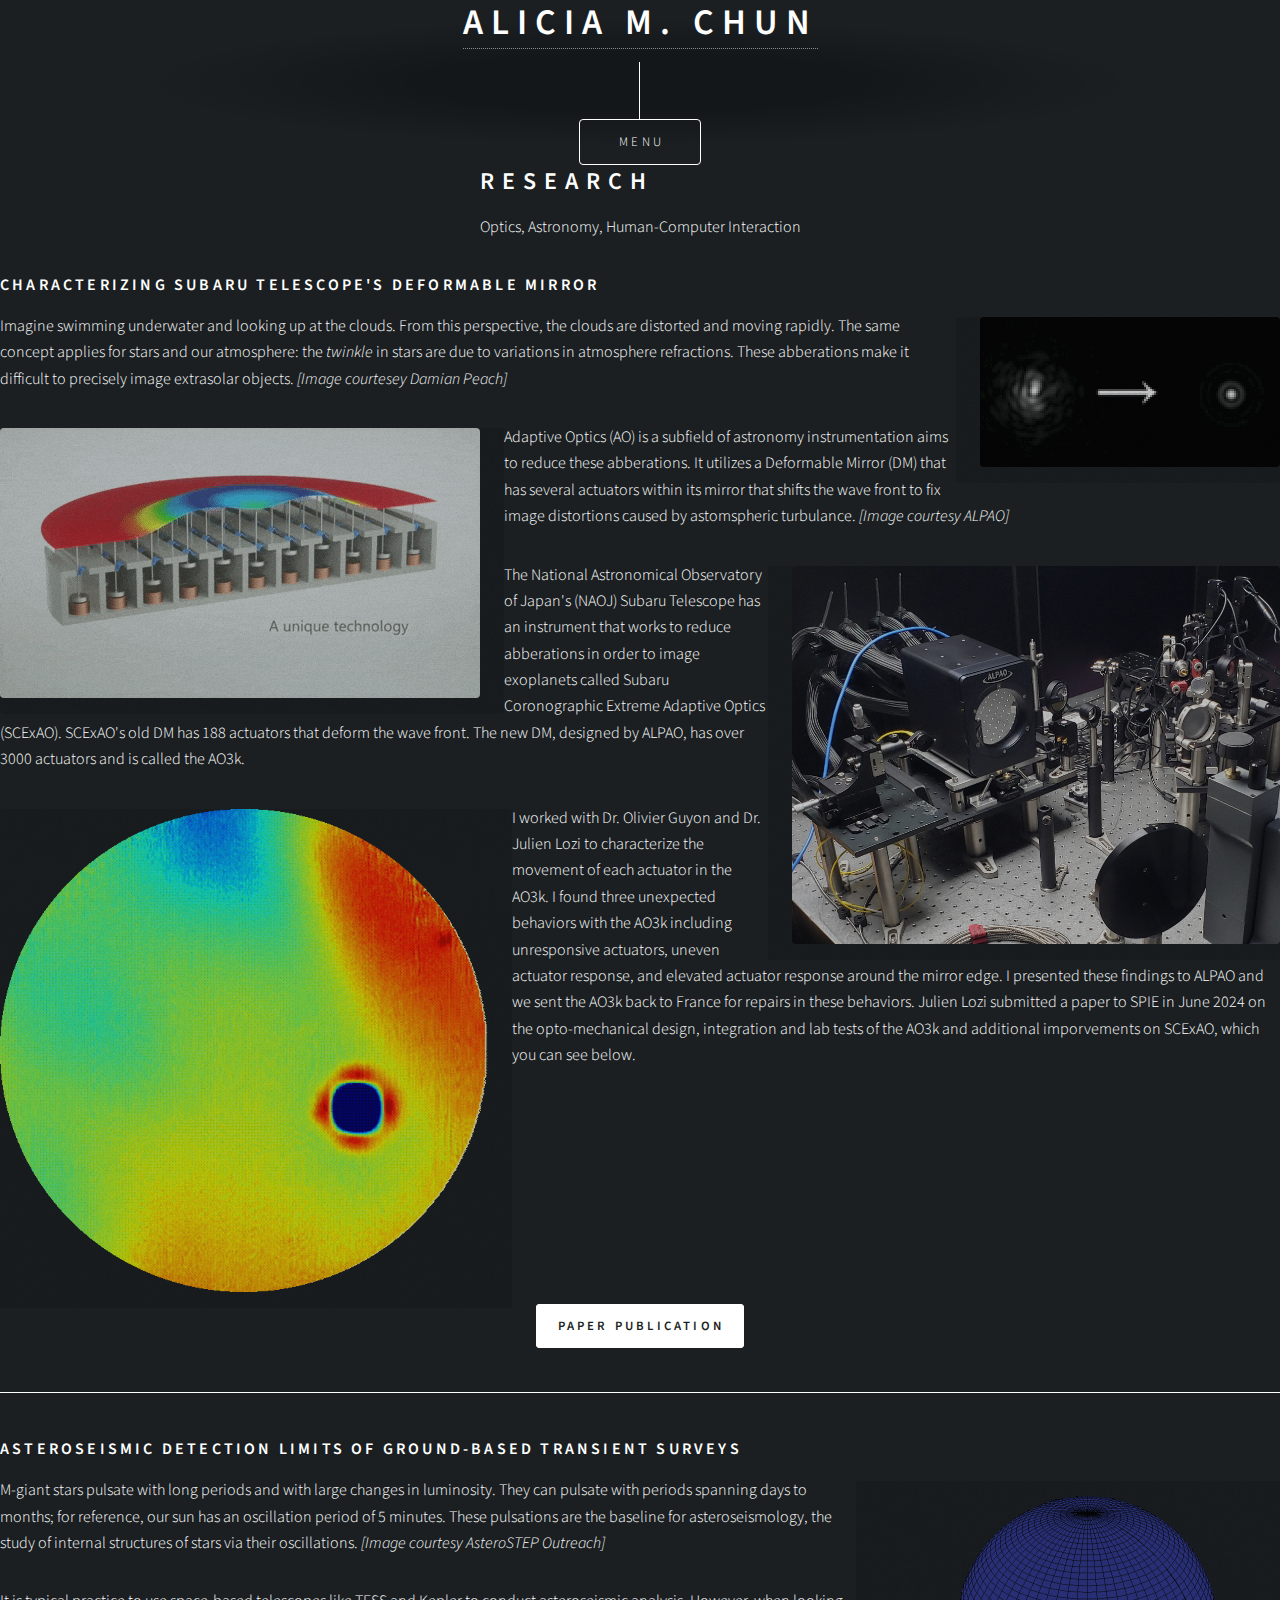
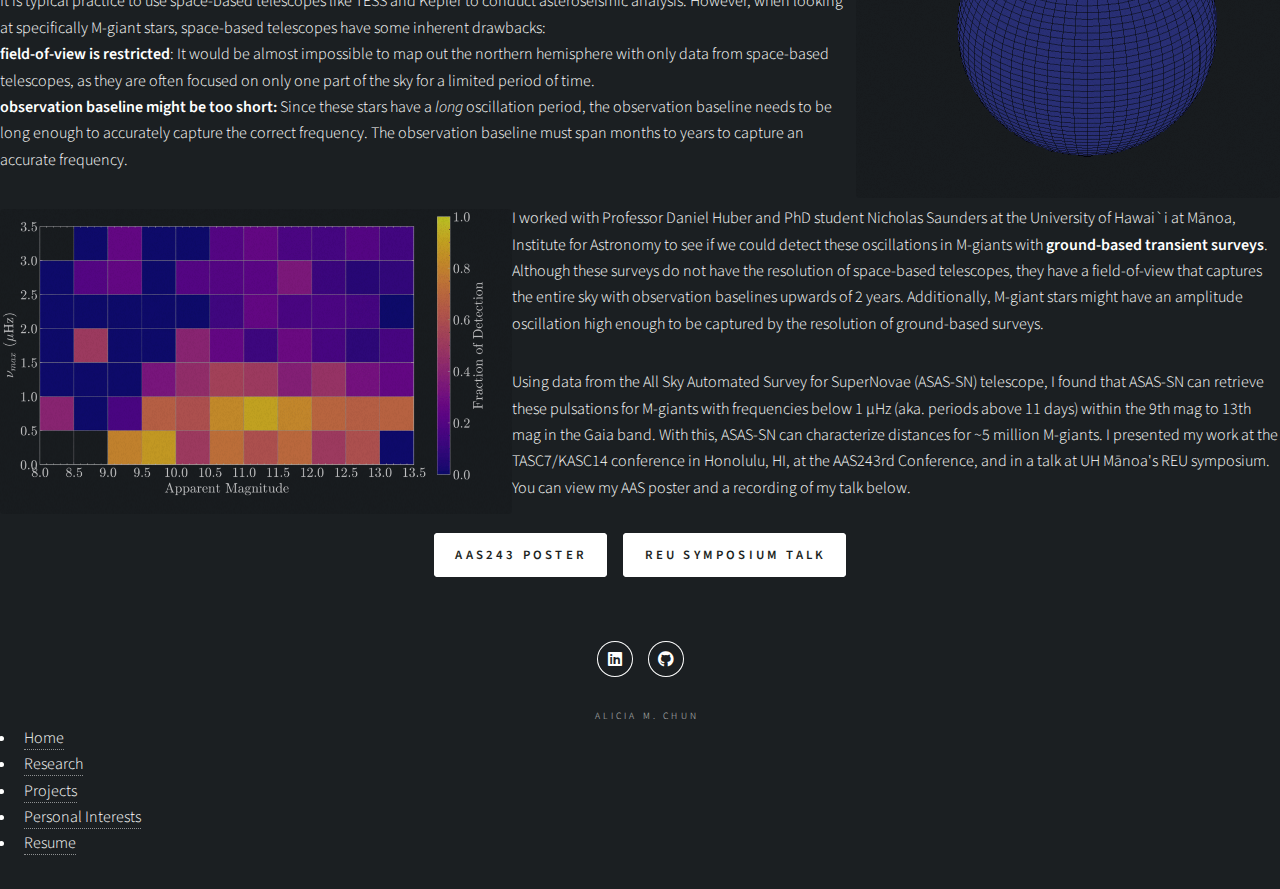
<file: research.html>
<!DOCTYPE HTML>
<html>
	<head>
		<title>Alicia M. Chun</title>
		<meta charset="utf-8" />
		<meta name="viewport" content="width=device-width, initial-scale=1, user-scalable=no" />
		<link rel="stylesheet" href="assets/css/main.css" />
		<noscript><link rel="stylesheet" href="assets/css/noscript.css" /></noscript>
	</head>
	<body class="is-preload">

		<!-- Page Wrapper -->
			<div id="page-wrapper">

				<!-- Header -->
					<header id="header">
						<h1><a href="index.html">Alicia M. Chun</a></h1>
						<nav id="nav">
							<ul>
								<li class="special">
									<a href="#menu" class="menuToggle"><span>Menu</span></a>
									<div id="menu">
										<ul>
											<li><a href="index.html">Home</a></li>
											<li><a href="research.html">Research</a></li>
											<li><a href="projects.html">Projects</a></li>
											<li><a href="personal.html">Personal Interests</a></li>
											<li><a href="achun_resume.pdf">Resume</a></li>
										</ul>
									</div>
								</li>
							</ul>
						</nav>
					</header>

				<!-- Main -->
					<article id="main">
						<header class="default">
							<h2>Research</h2>
							<p>Optics, Astronomy, Human-Computer Interaction</p>
						</header>
						<section class="wrapper style5">
							<div class="inner">
								<h3>Characterizing Subaru Telescope's Deformable Mirror</h3>
								<p><span class="image right"><img src="images/research/Optics/twinkle.gif" alt="" /></span>
									Imagine swimming underwater and looking up at the clouds. From this perspective, 
									the clouds are distorted and moving rapidly. The same concept applies for stars 
									and our atmosphere: the <i>twinkle</i> in stars are due to variations in atmosphere 
									refractions. These abberations make it difficult to precisely image extrasolar objects. <i>
										[Image courtesey Damian Peach]
									</i>
								</p>  
								<p><span class="image left"><img src="images/research/Optics/DM-gif-2020.gif" alt="" /></span>
									Adaptive Optics (AO) is a subfield of astronomy instrumentation aims to reduce 
									these abberations. It utilizes a Deformable Mirror (DM) that has several actuators 
									within its mirror that shifts the wave front to fix image distortions caused by 
									astomspheric turbulance. 
									<i>[Image courtesy ALPAO]</i>
								</p>
								<p><span class="image right"><img src="images/research/Optics/AO3K.jpeg" alt="" /></span>
									The National Astronomical Observatory of Japan's (NAOJ) Subaru Telescope has an 
									instrument that works to reduce abberations in order to image exoplanets called 
									Subaru Coronographic Extreme Adaptive Optics (SCExAO). SCExAO's old DM has 
									188 actuators that deform the wave front. The new DM, designed by ALPAO, has 
									over 3000 actuators and is called the AO3k. 
								</p>
								<p><span class="image left"><img src="images/research/Optics/dm_live.gif" alt="" /></span>
									I worked with Dr. Olivier Guyon and Dr. Julien Lozi to characterize the movement 
									of each actuator in the AO3k. I found three unexpected behaviors with the AO3k 
									including unresponsive actuators, uneven actuator response, and elevated actuator 
									response around the mirror edge. I presented these findings to ALPAO and we sent 
									the AO3k back to France for repairs in these behaviors. Julien Lozi submitted a paper
									to SPIE in June 2024 on the opto-mechanical design, integration and lab tests of the AO3k
									and additional imporvements on SCExAO, which you can see below. 
								</p>

							<ul class="actions special">
								<li><a href="https://arxiv.org/abs/2407.19188" class="button primary">Paper Publication</a></li>
							</ul>

								
							<hr />

							<h3>Asteroseismic Detection Limits of Ground-Based Transient Surveys</h3>
							<p><span class="image right"><img src="images/research/Asteroseismology/asteroseismology.gif" alt="" /></span>
								M-giant stars pulsate with long periods and with large changes in luminosity. They can pulsate
								with periods spanning days to months; for reference, our sun has an oscillation period of 5 minutes. 
								These pulsations are the baseline for asteroseismology, the study of internal structures of stars 
								via their oscillations.
								<i>[Image courtesy AsteroSTEP Outreach]</i>

							</p>
							
								It is typical practice to use space-based telescopes like TESS and Kepler to conduct
								asteroseismic analysis. However, when looking at specifically M-giant stars, 
								space-based telescopes have some inherent drawbacks: 
								<li><b>field-of-view is restricted</b>: It would be almost impossible to map out 
									the northern hemisphere with only data from space-based 
									telescopes, as they are often focused on only one part of 
									the sky for a limited period of time.</li>
								<li><b>observation baseline might be too short:</b> Since these stars have a <i>long</i> oscillation period, 
								the observation baseline needs to be long enough to accurately capture the correct frequency. The observation
								baseline must span months to years to capture an accurate frequency.</li>
							<p>
							</p>
							<p><span class="image left"><img src="images/research/Asteroseismology/ASASSN.png" alt="" /></span>
								I worked with Professor Daniel Huber and PhD student Nicholas Saunders at the 
								University of Hawai`i at Mānoa, Institute for Astronomy to see if we could detect 
								these oscillations in M-giants with <b>ground-based transient surveys</b>. Although 
								these surveys do not have the resolution of space-based telescopes, they have a field-of-view
								that captures the entire sky with observation baselines upwards of 2 years. Additionally, M-giant
								stars might have an amplitude oscillation high enough to be captured by the resolution of ground-based
								surveys. 
							<p>
							<p>
								Using data from the All Sky Automated Survey for SuperNovae (ASAS-SN) telescope, 
								I found that ASAS-SN can retrieve these pulsations for M-giants with frequencies 
								below 1 µHz (aka. periods above 11 days) within the 9th mag to 13th mag in the 
								Gaia band. With this, ASAS-SN can characterize distances for ~5 million M-giants. 
								I presented my work at the TASC7/KASC14 conference in Honolulu, HI, at the AAS243rd 
								Conference, and in a talk at UH Mānoa's REU symposium. You can view my AAS poster and 
								a recording of my talk below.
							</p>
							<ul class="actions special">
								<li><a href="https://aas243-aas.ipostersessions.com/Default.aspx?s=DB-1E-9A-81-17-83-30-A0-76-E9-72-FA-FB-06-D6-2B" class="button primary">AAS243 Poster</a></li>
								<li><a href="https://www.youtube.com/watch?v=hNwKU7kQk0Q" class="button primary">REU Symposium Talk</a></li>

							</ul>

							

							</div>
						</section>
					</article>

				<!-- Footer -->
			</div>
			<footer id="footer">
				<ul class="icons">
					<li><a href="https://www.linkedin.com/in/aliciamchun/" class="icon brands fa-linkedin"><span class="label">LinkedIn</span></a></li>
					<li><a href="https://github.com/aliciamchun" class="icon brands fa-github"><span class="label">Instagram</span></a></li>
				</ul>
				<ul class="copyright">
					<li>Alicia M. chun</li>
				</ul>
			</footer>

		<!-- Scripts -->
			<script src="assets/js/jquery.min.js"></script>
			<script src="assets/js/jquery.scrollex.min.js"></script>
			<script src="assets/js/jquery.scrolly.min.js"></script>
			<script src="assets/js/browser.min.js"></script>
			<script src="assets/js/breakpoints.min.js"></script>
			<script src="assets/js/util.js"></script>
			<script src="assets/js/main.js"></script>

	</body>
</html>
</file>
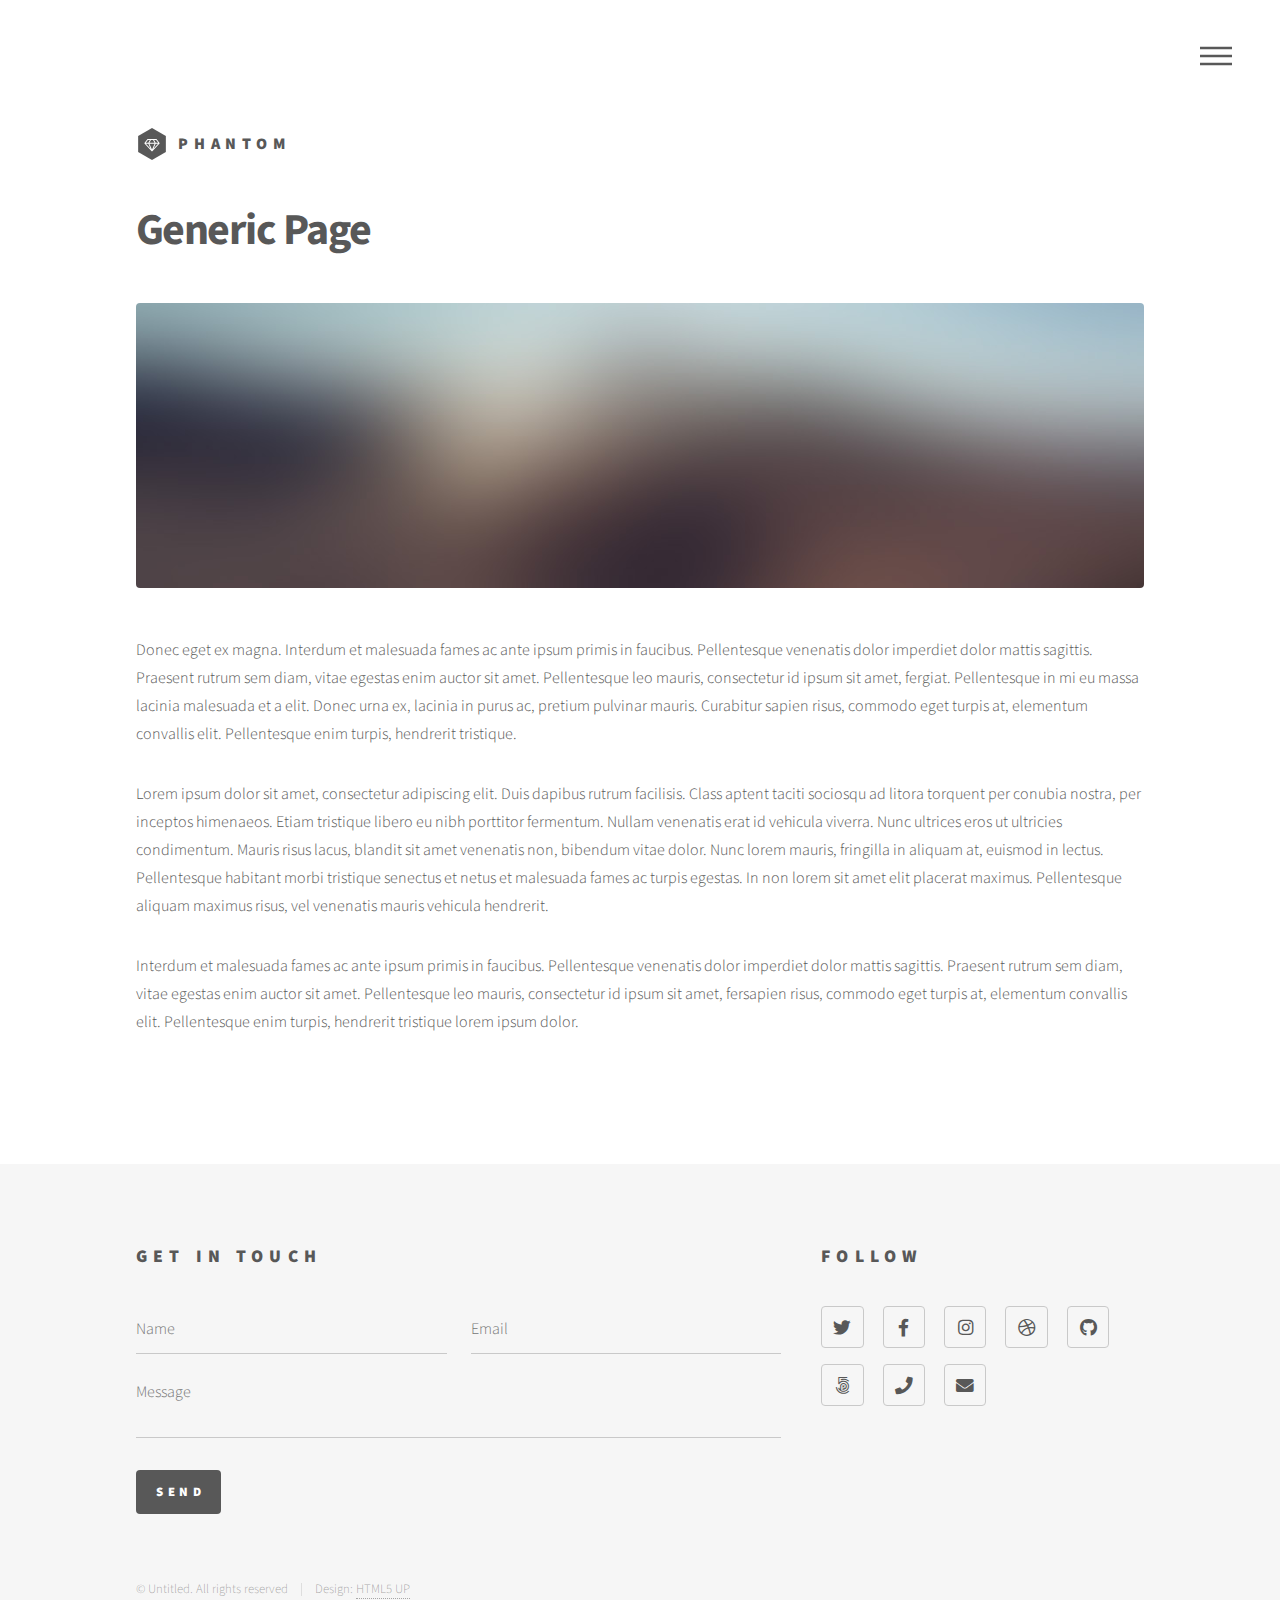
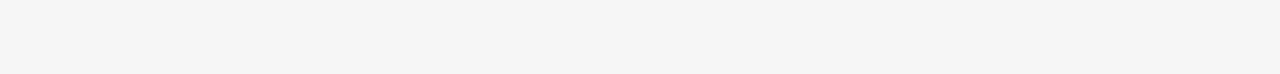
<file: html5up-phantom/generic.html>
<!DOCTYPE HTML>
<!--
	Phantom by HTML5 UP
	html5up.net | @ajlkn
	Free for personal and commercial use under the CCA 3.0 license (html5up.net/license)
-->
<html>
	<head>
		<title>Generic - Phantom by HTML5 UP</title>
		<meta charset="utf-8" />
		<meta name="viewport" content="width=device-width, initial-scale=1, user-scalable=no" />
		<link rel="stylesheet" href="assets/css/main.css" />
		<noscript><link rel="stylesheet" href="assets/css/noscript.css" /></noscript>
	</head>
	<body class="is-preload">
		<!-- Wrapper -->
			<div id="wrapper">

				<!-- Header -->
					<header id="header">
						<div class="inner">

							<!-- Logo -->
								<a href="index.html" class="logo">
									<span class="symbol"><img src="images/logo.svg" alt="" /></span><span class="title">Phantom</span>
								</a>

							<!-- Nav -->
								<nav>
									<ul>
										<li><a href="#menu">Menu</a></li>
									</ul>
								</nav>

						</div>
					</header>

				<!-- Menu -->
					<nav id="menu">
						<h2>Menu</h2>
						<ul>
							<li><a href="index.html">Home</a></li>
							<li><a href="generic.html">Ipsum veroeros</a></li>
							<li><a href="generic.html">Tempus etiam</a></li>
							<li><a href="generic.html">Consequat dolor</a></li>
							<li><a href="elements.html">Elements</a></li>
						</ul>
					</nav>

				<!-- Main -->
					<div id="main">
						<div class="inner">
							<h1>Generic Page</h1>
							<span class="image main"><img src="images/pic13.jpg" alt="" /></span>
							<p>Donec eget ex magna. Interdum et malesuada fames ac ante ipsum primis in faucibus. Pellentesque venenatis dolor imperdiet dolor mattis sagittis. Praesent rutrum sem diam, vitae egestas enim auctor sit amet. Pellentesque leo mauris, consectetur id ipsum sit amet, fergiat. Pellentesque in mi eu massa lacinia malesuada et a elit. Donec urna ex, lacinia in purus ac, pretium pulvinar mauris. Curabitur sapien risus, commodo eget turpis at, elementum convallis elit. Pellentesque enim turpis, hendrerit tristique.</p>
							<p>Lorem ipsum dolor sit amet, consectetur adipiscing elit. Duis dapibus rutrum facilisis. Class aptent taciti sociosqu ad litora torquent per conubia nostra, per inceptos himenaeos. Etiam tristique libero eu nibh porttitor fermentum. Nullam venenatis erat id vehicula viverra. Nunc ultrices eros ut ultricies condimentum. Mauris risus lacus, blandit sit amet venenatis non, bibendum vitae dolor. Nunc lorem mauris, fringilla in aliquam at, euismod in lectus. Pellentesque habitant morbi tristique senectus et netus et malesuada fames ac turpis egestas. In non lorem sit amet elit placerat maximus. Pellentesque aliquam maximus risus, vel venenatis mauris vehicula hendrerit.</p>
							<p>Interdum et malesuada fames ac ante ipsum primis in faucibus. Pellentesque venenatis dolor imperdiet dolor mattis sagittis. Praesent rutrum sem diam, vitae egestas enim auctor sit amet. Pellentesque leo mauris, consectetur id ipsum sit amet, fersapien risus, commodo eget turpis at, elementum convallis elit. Pellentesque enim turpis, hendrerit tristique lorem ipsum dolor.</p>
						</div>
					</div>

				<!-- Footer -->
					<footer id="footer">
						<div class="inner">
							<section>
								<h2>Get in touch</h2>
								<form method="post" action="#">
									<div class="fields">
										<div class="field half">
											<input type="text" name="name" id="name" placeholder="Name" />
										</div>
										<div class="field half">
											<input type="email" name="email" id="email" placeholder="Email" />
										</div>
										<div class="field">
											<textarea name="message" id="message" placeholder="Message"></textarea>
										</div>
									</div>
									<ul class="actions">
										<li><input type="submit" value="Send" class="primary" /></li>
									</ul>
								</form>
							</section>
							<section>
								<h2>Follow</h2>
								<ul class="icons">
									<li><a href="#" class="icon brands style2 fa-twitter"><span class="label">Twitter</span></a></li>
									<li><a href="#" class="icon brands style2 fa-facebook-f"><span class="label">Facebook</span></a></li>
									<li><a href="#" class="icon brands style2 fa-instagram"><span class="label">Instagram</span></a></li>
									<li><a href="#" class="icon brands style2 fa-dribbble"><span class="label">Dribbble</span></a></li>
									<li><a href="#" class="icon brands style2 fa-github"><span class="label">GitHub</span></a></li>
									<li><a href="#" class="icon brands style2 fa-500px"><span class="label">500px</span></a></li>
									<li><a href="#" class="icon solid style2 fa-phone"><span class="label">Phone</span></a></li>
									<li><a href="#" class="icon solid style2 fa-envelope"><span class="label">Email</span></a></li>
								</ul>
							</section>
							<ul class="copyright">
								<li>&copy; Untitled. All rights reserved</li><li>Design: <a href="http://html5up.net">HTML5 UP</a></li>
							</ul>
						</div>
					</footer>

			</div>

		<!-- Scripts -->
			<script src="assets/js/jquery.min.js"></script>
			<script src="assets/js/browser.min.js"></script>
			<script src="assets/js/breakpoints.min.js"></script>
			<script src="assets/js/util.js"></script>
			<script src="assets/js/main.js"></script>

	</body>
</html>
</file>
<file: assets/css/noscript.css>
/*
	Phantom by HTML5 UP
	html5up.net | @ajlkn
	Free for personal and commercial use under the CCA 3.0 license (html5up.net/license)
*/

/* Tiles */

	body.is-preload .tiles article {
		-moz-transform: none;
		-webkit-transform: none;
		-ms-transform: none;
		transform: none;
		opacity: 1;
	}
</file>
<file: html5up-dimension (1)/assets/css/noscript.css>
/*
	Dimension by HTML5 UP
	html5up.net | @ajlkn
	Free for personal and commercial use under the CCA 3.0 license (html5up.net/license)
*/

/* BG */

	body.is-preload #bg:before {
		background-color: transparent;
	}

/* Header */

	body.is-preload #header {
		-moz-filter: none;
		-webkit-filter: none;
		-ms-filter: none;
		filter: none;
	}

		body.is-preload #header > * {
			opacity: 1;
		}

		body.is-preload #header .content .inner {
			max-height: none;
			padding: 3rem 2rem;
			opacity: 1;
		}

/* Main */

	#main article {
		opacity: 1;
		margin: 4rem 0 0 0;
	}
</file>
<file: html5up-phantom/assets/css/noscript.css>
/*
	Phantom by HTML5 UP
	html5up.net | @ajlkn
	Free for personal and commercial use under the CCA 3.0 license (html5up.net/license)
*/

/* Tiles */

	body.is-preload .tiles article {
		-moz-transform: none;
		-webkit-transform: none;
		-ms-transform: none;
		transform: none;
		opacity: 1;
	}
</file>
<file: assets/css/main.css>
@import url(fontawesome-all.min.css);
@import url("https://fonts.googleapis.com/css?family=Source+Sans+Pro:300italic,600italic,300,600");

/*
	Dimension by HTML5 UP
	html5up.net | @ajlkn
	Free for personal and commercial use under the CCA 3.0 license (html5up.net/license)
*/

html, body, div, span, applet, object,
iframe, h1, h2, h3, h4, h5, h6, p, blockquote,
pre, a, abbr, acronym, address, big, cite,
code, del, dfn, em, img, ins, kbd, q, s, samp,
small, strike, strong, sub, sup, tt, var, b,
u, i, center, dl, dt, dd, ol, ul, li, fieldset,
form, label, legend, table, caption, tbody,
tfoot, thead, tr, th, td, article, aside,
canvas, details, embed, figure, figcaption,
footer, header, hgroup, menu, nav, output, ruby,
section, summary, time, mark, audio, video {
	margin: 0;
	padding: 0;
	border: 0;
	font-size: 100%;
	font: inherit;
	vertical-align: baseline;}

article, aside, details, figcaption, figure,
footer, header, hgroup, menu, nav, section {
	display: block;}

body {
	line-height: 1;
}

ol, ul {
	list-style: none;
}

blockquote, q {
	quotes: none;
}

	blockquote:before, blockquote:after, q:before, q:after {
		content: '';
		content: none;
	}

table {
	border-collapse: collapse;
	border-spacing: 0;
}

body {
	-webkit-text-size-adjust: none;
}

mark {
	background-color: transparent;
	color: inherit;
}

input::-moz-focus-inner {
	border: 0;
	padding: 0;
}

input, select, textarea {
	-moz-appearance: none;
	-webkit-appearance: none;
	-ms-appearance: none;
	appearance: none;
}

/* Basic */

	@-ms-viewport {
		width: device-width;
	}

	@media screen and (max-width: 480px) {

		html, body {
			min-width: 320px;
		}

	}

	html {
		box-sizing: border-box;
	}

	*, *:before, *:after {
		box-sizing: inherit;
	}

	body {
		background: #1b1f22;
	}

		body.is-preload *, body.is-preload *:before, body.is-preload *:after {
			-moz-animation: none !important;
			-webkit-animation: none !important;
			-ms-animation: none !important;
			animation: none !important;
			-moz-transition: none !important;
			-webkit-transition: none !important;
			-ms-transition: none !important;
			transition: none !important;
		}

/* Type */

	html {
		font-size: 16pt;
	}

		@media screen and (max-width: 1680px) {

			html {
				font-size: 12pt;
			}

		}

		@media screen and (max-width: 736px) {

			html {
				font-size: 11pt;
			}

		}

		@media screen and (max-width: 360px) {

			html {
				font-size: 10pt;
			}

		}

	body, input, select, textarea {
		color: #ffffff;
		font-family: "Source Sans Pro", sans-serif;
		font-weight: 300;
		font-size: 1rem;
		line-height: 1.65;
	}

	a {
		-moz-transition: color 0.2s ease-in-out, background-color 0.2s ease-in-out, border-bottom-color 0.2s ease-in-out;
		-webkit-transition: color 0.2s ease-in-out, background-color 0.2s ease-in-out, border-bottom-color 0.2s ease-in-out;
		-ms-transition: color 0.2s ease-in-out, background-color 0.2s ease-in-out, border-bottom-color 0.2s ease-in-out;
		transition: color 0.2s ease-in-out, background-color 0.2s ease-in-out, border-bottom-color 0.2s ease-in-out;
		border-bottom: dotted 1px rgba(255, 255, 255, 0.5);
		text-decoration: none;
		color: inherit;
	}

		a:hover {
			border-bottom-color: transparent;
		}

	strong, b {
		color: #ffffff;
		font-weight: 600;
	}

	em, i {
		font-style: italic;
	}

	p {
		margin: 0 0 2rem 0;
	}

	h1, h2, h3, h4, h5, h6 {
		color: #ffffff;
		font-weight: 600;
		line-height: 1.5;
		margin: 0 0 1rem 0;
		text-transform: uppercase;
		letter-spacing: 0.2rem;
	}

		h1 a, h2 a, h3 a, h4 a, h5 a, h6 a {
			color: inherit;
			text-decoration: none;
		}

		h1.major, h2.major, h3.major, h4.major, h5.major, h6.major {
			border-bottom: solid 1px #ffffff;
			width: -moz-max-content;
			width: -webkit-max-content;
			width: -ms-max-content;
			width: max-content;
			padding-bottom: 0.5rem;
			margin: 0 0 2rem 0;
		}

	h1 {
		font-size: 2.25rem;
		line-height: 1.3;
		letter-spacing: 0.5rem;
	}

	h2 {
		font-size: 1.5rem;
		line-height: 1.4;
		letter-spacing: 0.5rem;
	}

	h3 {
		font-size: 1rem;
	}

	h4 {
		font-size: 0.8rem;
	}

	h5 {
		font-size: 0.7rem;
	}

	h6 {
		font-size: 0.6rem;
	}

	@media screen and (max-width: 736px) {

		h1 {
			font-size: 1.75rem;
			line-height: 1.4;
		}

		h2 {
			font-size: 1.25em;
			line-height: 1.5;
		}

	}

	sub {
		font-size: 0.8rem;
		position: relative;
		top: 0.5rem;
	}

	sup {
		font-size: 0.8rem;
		position: relative;
		top: -0.5rem;
	}

	blockquote {
		border-left: solid 4px #ffffff;
		font-style: italic;
		margin: 0 0 2rem 0;
		padding: 0.5rem 0 0.5rem 2rem;
	}

	code {
		background: rgba(255, 255, 255, 0.075);
		border-radius: 4px;
		font-family: "Courier New", monospace;
		font-size: 0.9rem;
		margin: 0 0.25rem;
		padding: 0.25rem 0.65rem;
	}

	pre {
		-webkit-overflow-scrolling: touch;
		font-family: "Courier New", monospace;
		font-size: 0.9rem;
		margin: 0 0 2rem 0;
	}

		pre code {
			display: block;
			line-height: 1.75;
			padding: 1rem 1.5rem;
			overflow-x: auto;
		}

	hr {
		border: 0;
		border-bottom: solid 1px #ffffff;
		margin: 2.75rem 0;
	}

	.align-left {
		text-align: left;
	}

	.align-center {
		text-align: center;
	}

	.align-right {
		text-align: right;
	}

/* Form */

	form {
		margin: 0 0 2rem 0;
	}

		form > :last-child {
			margin-bottom: 0;
		}

		form > .fields {
			display: -moz-flex;
			display: -webkit-flex;
			display: -ms-flex;
			display: flex;
			-moz-flex-wrap: wrap;
			-webkit-flex-wrap: wrap;
			-ms-flex-wrap: wrap;
			flex-wrap: wrap;
			width: calc(100% + 3rem);
			margin: -1.5rem 0 2rem -1.5rem;
		}

			form > .fields > .field {
				-moz-flex-grow: 0;
				-webkit-flex-grow: 0;
				-ms-flex-grow: 0;
				flex-grow: 0;
				-moz-flex-shrink: 0;
				-webkit-flex-shrink: 0;
				-ms-flex-shrink: 0;
				flex-shrink: 0;
				padding: 1.5rem 0 0 1.5rem;
				width: calc(100% - 1.5rem);
			}

				form > .fields > .field.half {
					width: calc(50% - 0.75rem);
				}

				form > .fields > .field.third {
					width: calc(100%/3 - 0.5rem);
				}

				form > .fields > .field.quarter {
					width: calc(25% - 0.375rem);
				}

		@media screen and (max-width: 480px) {

			form > .fields {
				width: calc(100% + 3rem);
				margin: -1.5rem 0 2rem -1.5rem;
			}

				form > .fields > .field {
					padding: 1.5rem 0 0 1.5rem;
					width: calc(100% - 1.5rem);
				}

					form > .fields > .field.half {
						width: calc(100% - 1.5rem);
					}

					form > .fields > .field.third {
						width: calc(100% - 1.5rem);
					}

					form > .fields > .field.quarter {
						width: calc(100% - 1.5rem);
					}

		}

	label {
		color: #ffffff;
		display: block;
		font-size: 0.8rem;
		font-weight: 300;
		letter-spacing: 0.2rem;
		line-height: 1.5;
		margin: 0 0 1rem 0;
		text-transform: uppercase;
	}

	input[type="text"],
	input[type="password"],
	input[type="email"],
	input[type="tel"],
	select,
	textarea {
		-moz-appearance: none;
		-webkit-appearance: none;
		-ms-appearance: none;
		appearance: none;
		-moz-transition: border-color 0.2s ease-in-out, box-shadow 0.2s ease-in-out, background-color 0.2s ease-in-out;
		-webkit-transition: border-color 0.2s ease-in-out, box-shadow 0.2s ease-in-out, background-color 0.2s ease-in-out;
		-ms-transition: border-color 0.2s ease-in-out, box-shadow 0.2s ease-in-out, background-color 0.2s ease-in-out;
		transition: border-color 0.2s ease-in-out, box-shadow 0.2s ease-in-out, background-color 0.2s ease-in-out;
		background-color: transparent;
		border-radius: 4px;
		border: solid 1px #ffffff;
		color: inherit;
		display: block;
		outline: 0;
		padding: 0 1rem;
		text-decoration: none;
		width: 100%;
	}

		input[type="text"]:invalid,
		input[type="password"]:invalid,
		input[type="email"]:invalid,
		input[type="tel"]:invalid,
		select:invalid,
		textarea:invalid {
			box-shadow: none;
		}

		input[type="text"]:focus,
		input[type="password"]:focus,
		input[type="email"]:focus,
		input[type="tel"]:focus,
		select:focus,
		textarea:focus {
			background: rgba(255, 255, 255, 0.075);
			border-color: #ffffff;
			box-shadow: 0 0 0 1px #ffffff;
		}

	select {
		background-image: url("data:image/svg+xml;charset=utf8,%3Csvg xmlns='http://www.w3.org/2000/svg' width='40' height='40' preserveAspectRatio='none' viewBox='0 0 40 40'%3E%3Cpath d='M9.4,12.3l10.4,10.4l10.4-10.4c0.2-0.2,0.5-0.4,0.9-0.4c0.3,0,0.6,0.1,0.9,0.4l3.3,3.3c0.2,0.2,0.4,0.5,0.4,0.9 c0,0.4-0.1,0.6-0.4,0.9L20.7,31.9c-0.2,0.2-0.5,0.4-0.9,0.4c-0.3,0-0.6-0.1-0.9-0.4L4.3,17.3c-0.2-0.2-0.4-0.5-0.4-0.9 c0-0.4,0.1-0.6,0.4-0.9l3.3-3.3c0.2-0.2,0.5-0.4,0.9-0.4S9.1,12.1,9.4,12.3z' fill='%23ffffff' /%3E%3C/svg%3E");
		background-size: 1.25rem;
		background-repeat: no-repeat;
		background-position: calc(100% - 1rem) center;
		height: 2.75rem;
		padding-right: 2.75rem;
		text-overflow: ellipsis;
	}

		select option {
			color: #ffffff;
			background: #1b1f22;
		}

		select:focus::-ms-value {
			background-color: transparent;
		}

		select::-ms-expand {
			display: none;
		}

	input[type="text"],
	input[type="password"],
	input[type="email"],
	select {
		height: 2.75rem;
	}

	textarea {
		padding: 0.75rem 1rem;
	}

	input[type="checkbox"],
	input[type="radio"] {
		-moz-appearance: none;
		-webkit-appearance: none;
		-ms-appearance: none;
		appearance: none;
		display: block;
		float: left;
		margin-right: -2rem;
		opacity: 0;
		width: 1rem;
		z-index: -1;
	}

		input[type="checkbox"] + label,
		input[type="radio"] + label {
			text-decoration: none;
			-moz-user-select: none;
			-webkit-user-select: none;
			-ms-user-select: none;
			user-select: none;
			color: #ffffff;
			cursor: pointer;
			display: inline-block;
			font-size: 0.8rem;
			font-weight: 300;
			margin: 0 0 0.5rem 0;
			padding-left: 2.65rem;
			padding-right: 0.75rem;
			position: relative;
		}

			input[type="checkbox"] + label:before,
			input[type="radio"] + label:before {
				-moz-osx-font-smoothing: grayscale;
				-webkit-font-smoothing: antialiased;
				display: inline-block;
				font-style: normal;
				font-variant: normal;
				text-rendering: auto;
				line-height: 1;
				text-transform: none !important;
				font-family: 'Font Awesome 5 Free';
				font-weight: 900;
			}

			input[type="checkbox"] + label:before,
			input[type="radio"] + label:before {
				-moz-transition: border-color 0.2s ease-in-out, box-shadow 0.2s ease-in-out, background-color 0.2s ease-in-out;
				-webkit-transition: border-color 0.2s ease-in-out, box-shadow 0.2s ease-in-out, background-color 0.2s ease-in-out;
				-ms-transition: border-color 0.2s ease-in-out, box-shadow 0.2s ease-in-out, background-color 0.2s ease-in-out;
				transition: border-color 0.2s ease-in-out, box-shadow 0.2s ease-in-out, background-color 0.2s ease-in-out;
				border-radius: 4px;
				border: solid 1px #ffffff;
				content: '';
				display: inline-block;
				height: 1.65rem;
				left: 0;
				line-height: 1.65rem;
				position: absolute;
				text-align: center;
				top: -0.15rem;
				width: 1.65rem;
			}

		input[type="checkbox"]:checked + label:before,
		input[type="radio"]:checked + label:before {
			background: #ffffff !important;
			border-color: #ffffff !important;
			color: #1b1f22;
			content: '\f00c';
		}

		input[type="checkbox"]:focus + label:before,
		input[type="radio"]:focus + label:before {
			background: rgba(255, 255, 255, 0.075);
			border-color: #ffffff;
			box-shadow: 0 0 0 1px #ffffff;
		}

	input[type="checkbox"] + label:before {
		border-radius: 4px;
	}

	input[type="radio"] + label:before {
		border-radius: 100%;
	}

	::-webkit-input-placeholder {
		color: rgba(255, 255, 255, 0.5) !important;
		opacity: 1.0;
	}

	:-moz-placeholder {
		color: rgba(255, 255, 255, 0.5) !important;
		opacity: 1.0;
	}

	::-moz-placeholder {
		color: rgba(255, 255, 255, 0.5) !important;
		opacity: 1.0;
	}

	:-ms-input-placeholder {
		color: rgba(255, 255, 255, 0.5) !important;
		opacity: 1.0;
	}

	.formerize-placeholder {
		color: rgba(255, 255, 255, 0.5) !important;
		opacity: 1.0;
	}

/* Box */

	.box {
		border-radius: 4px;
		border: solid 1px #ffffff;
		margin-bottom: 2rem;
		padding: 1.5em;
	}

		.box > :last-child,
		.box > :last-child > :last-child,
		.box > :last-child > :last-child > :last-child {
			margin-bottom: 0;
		}

		.box.alt {
			border: 0;
			border-radius: 0;
			padding: 0;
		}

/* Icon */

	.icon {
		text-decoration: none;
		border-bottom: none;
		position: relative;
	}

		.icon:before {
			-moz-osx-font-smoothing: grayscale;
			-webkit-font-smoothing: antialiased;
			display: inline-block;
			font-style: normal;
			font-variant: normal;
			text-rendering: auto;
			line-height: 1;
			text-transform: none !important;
			font-family: 'Font Awesome 5 Free';
			font-weight: 400;
		}

		.icon > .label {
			display: none;
		}

		.icon:before {
			line-height: inherit;
		}

		.icon.solid:before {
			font-weight: 900;
		}

		.icon.brands:before {
			font-family: 'Font Awesome 5 Brands';
		}

/* Image */

	.image {
		border-radius: 4px;
		border: 0;
		display: inline-block;
		position: relative;
	}

		.image:before {
			pointer-events: none;
			background-image: url("../../images/overlay.png");
			background-color: rgba(19, 21, 25, 0.5);
			border-radius: 4px;
			content: '';
			display: block;
			height: 100%;
			left: 0;
			opacity: 0.5;
			position: absolute;
			top: 0;
			width: 100%;
		}

		.image img {
			border-radius: 4px;
			display: block;
		}

		.image.left, .image.right {
			max-width: 40%;
		}

			.image.left img, .image.right img {
				width: 100%;
			}

		.image.left {
			float: left;
			padding: 0 1.5em 1em 0;
			top: 0.25em;
		}

		.image.right {
			float: right;
			padding: 0 0 1em 1.5em;
			top: 0.25em;
		}

		.image.fit {
			display: block;
			margin: 0 0 2rem 0;
			width: 100%;
		}

			.image.fit img {
				width: 100%;
			}

		.image.main {
			display: block;
			margin: 2.5rem 0;
			width: 100%;
		}

			.image.main img {
				width: 100%;
			}

		@media screen and (max-width: 736px) {

			.image.main {
				margin: 2rem 0;
			}

		}

		@media screen and (max-width: 480px) {

			.image.main {
				margin: 1.5rem 0;
			}

		}

/* List */

	ol {
		list-style: decimal;
		margin: 0 0 2rem 0;
		padding-left: 1.25em;
	}

		ol li {
			padding-left: 0.25em;
		}

	ul {
		list-style: disc;
		margin: 0 0 2rem 0;
		padding-left: 1em;
	}

		ul li {
			padding-left: 0.5em;
		}

		ul.alt {
			list-style: none;
			padding-left: 0;
		}

			ul.alt li {
				border-top: solid 1px #ffffff;
				padding: 0.5em 0;
			}

				ul.alt li:first-child {
					border-top: 0;
					padding-top: 0;
				}

	dl {
		margin: 0 0 2rem 0;
	}

		dl dt {
			display: block;
			font-weight: 600;
			margin: 0 0 1rem 0;
		}

		dl dd {
			margin-left: 2rem;
		}

/* Actions */

	ul.actions {
		display: -moz-flex;
		display: -webkit-flex;
		display: -ms-flex;
		display: flex;
		cursor: default;
		list-style: none;
		margin-left: -1rem;
		padding-left: 0;
	}

		ul.actions li {
			padding: 0 0 0 1rem;
			vertical-align: middle;
		}

		ul.actions.special {
			-moz-justify-content: center;
			-webkit-justify-content: center;
			-ms-justify-content: center;
			justify-content: center;
			width: 100%;
			margin-left: 0;
		}

			ul.actions.special li:first-child {
				padding-left: 0;
			}

		ul.actions.stacked {
			-moz-flex-direction: column;
			-webkit-flex-direction: column;
			-ms-flex-direction: column;
			flex-direction: column;
			margin-left: 0;
		}

			ul.actions.stacked li {
				padding: 1.3rem 0 0 0;
			}

				ul.actions.stacked li:first-child {
					padding-top: 0;
				}

		ul.actions.fit {
			width: calc(100% + 1rem);
		}

			ul.actions.fit li {
				-moz-flex-grow: 1;
				-webkit-flex-grow: 1;
				-ms-flex-grow: 1;
				flex-grow: 1;
				-moz-flex-shrink: 1;
				-webkit-flex-shrink: 1;
				-ms-flex-shrink: 1;
				flex-shrink: 1;
				width: 100%;
			}

				ul.actions.fit li > * {
					width: 100%;
				}

			ul.actions.fit.stacked {
				width: 100%;
			}

		@media screen and (max-width: 480px) {

			ul.actions:not(.fixed) {
				-moz-flex-direction: column;
				-webkit-flex-direction: column;
				-ms-flex-direction: column;
				flex-direction: column;
				margin-left: 0;
				width: 100% !important;
			}

				ul.actions:not(.fixed) li {
					-moz-flex-grow: 1;
					-webkit-flex-grow: 1;
					-ms-flex-grow: 1;
					flex-grow: 1;
					-moz-flex-shrink: 1;
					-webkit-flex-shrink: 1;
					-ms-flex-shrink: 1;
					flex-shrink: 1;
					padding: 1rem 0 0 0;
					text-align: center;
					width: 100%;
				}

					ul.actions:not(.fixed) li > * {
						width: 100%;
					}

					ul.actions:not(.fixed) li:first-child {
						padding-top: 0;
					}

					ul.actions:not(.fixed) li input[type="submit"],
					ul.actions:not(.fixed) li input[type="reset"],
					ul.actions:not(.fixed) li input[type="button"],
					ul.actions:not(.fixed) li button,
					ul.actions:not(.fixed) li .button {
						width: 100%;
					}

						ul.actions:not(.fixed) li input[type="submit"].icon:before,
						ul.actions:not(.fixed) li input[type="reset"].icon:before,
						ul.actions:not(.fixed) li input[type="button"].icon:before,
						ul.actions:not(.fixed) li button.icon:before,
						ul.actions:not(.fixed) li .button.icon:before {
							margin-left: -0.5em;
						}

		}

/* Icons */

	ul.icons {
		cursor: default;
		list-style: none;
		padding-left: 0;
	}

		ul.icons li {
			display: inline-block;
			padding: 0 0.75em 0 0;
		}

			ul.icons li:last-child {
				padding-right: 0;
			}

			ul.icons li a {
				border-radius: 100%;
				box-shadow: inset 0 0 0 1px #ffffff;
				display: inline-block;
				height: 2.25rem;
				line-height: 2.25rem;
				text-align: center;
				width: 2.25rem;
			}

				ul.icons li a:hover {
					background-color: rgba(255, 255, 255, 0.075);
				}

				ul.icons li a:active {
					background-color: rgba(255, 255, 255, 0.175);
				}

/* Table */

	.table-wrapper {
		-webkit-overflow-scrolling: touch;
		overflow-x: auto;
	}

	table {
		margin: 0 0 2rem 0;
		width: 100%;
	}

		table tbody tr {
			border: solid 1px #ffffff;
			border-left: 0;
			border-right: 0;
		}

			table tbody tr:nth-child(2n + 1) {
				background-color: rgba(255, 255, 255, 0.075);
			}

		table td {
			padding: 0.75em 0.75em;
		}

		table th {
			color: #ffffff;
			font-size: 0.9em;
			font-weight: 600;
			padding: 0 0.75em 0.75em 0.75em;
			text-align: left;
		}

		table thead {
			border-bottom: solid 2px #ffffff;
		}

		table tfoot {
			border-top: solid 2px #ffffff;
		}

		table.alt {
			border-collapse: separate;
		}

			table.alt tbody tr td {
				border: solid 1px #ffffff;
				border-left-width: 0;
				border-top-width: 0;
			}

				table.alt tbody tr td:first-child {
					border-left-width: 1px;
				}

			table.alt tbody tr:first-child td {
				border-top-width: 1px;
			}

			table.alt thead {
				border-bottom: 0;
			}

			table.alt tfoot {
				border-top: 0;
			}

/* Button */

	input[type="submit"],
	input[type="reset"],
	input[type="button"],
	button,
	.button {
		-moz-appearance: none;
		-webkit-appearance: none;
		-ms-appearance: none;
		appearance: none;
		-moz-transition: background-color 0.2s ease-in-out, color 0.2s ease-in-out;
		-webkit-transition: background-color 0.2s ease-in-out, color 0.2s ease-in-out;
		-ms-transition: background-color 0.2s ease-in-out, color 0.2s ease-in-out;
		transition: background-color 0.2s ease-in-out, color 0.2s ease-in-out;
		background-color: transparent;
		border-radius: 4px;
		border: 0;
		box-shadow: inset 0 0 0 1px #ffffff;
		color: #ffffff !important;
		cursor: pointer;
		display: inline-block;
		font-size: 0.8rem;
		font-weight: 300;
		height: 2.75rem;
		letter-spacing: 0.2rem;
		line-height: 2.75rem;
		outline: 0;
		padding: 0 1.25rem 0 1.35rem;
		text-align: center;
		text-decoration: none;
		text-transform: uppercase;
		white-space: nowrap;
	}

		input[type="submit"]:hover,
		input[type="reset"]:hover,
		input[type="button"]:hover,
		button:hover,
		.button:hover {
			background-color: rgba(255, 255, 255, 0.075);
		}

		input[type="submit"]:active,
		input[type="reset"]:active,
		input[type="button"]:active,
		button:active,
		.button:active {
			background-color: rgba(255, 255, 255, 0.175);
		}

		input[type="submit"].icon:before,
		input[type="reset"].icon:before,
		input[type="button"].icon:before,
		button.icon:before,
		.button.icon:before {
			margin-right: 0.5em;
		}

		input[type="submit"].fit,
		input[type="reset"].fit,
		input[type="button"].fit,
		button.fit,
		.button.fit {
			width: 100%;
		}

		input[type="submit"].small,
		input[type="reset"].small,
		input[type="button"].small,
		button.small,
		.button.small {
			font-size: 0.6rem;
			height: 2.0625rem;
			line-height: 2.0625rem;
		}

		input[type="submit"].primary,
		input[type="reset"].primary,
		input[type="button"].primary,
		button.primary,
		.button.primary {
			background-color: #ffffff;
			color: #1b1f22 !important;
			font-weight: 600;
		}

		input[type="submit"].disabled, input[type="submit"]:disabled,
		input[type="reset"].disabled,
		input[type="reset"]:disabled,
		input[type="button"].disabled,
		input[type="button"]:disabled,
		button.disabled,
		button:disabled,
		.button.disabled,
		.button:disabled {
			pointer-events: none;
			cursor: default;
			opacity: 0.25;
		}

	input[type="submit"],
	input[type="reset"],
	input[type="button"],
	button {
		line-height: calc(2.75rem - 2px);
	}

/* BG */

	#bg {
		-moz-transform: scale(1.0);
		-webkit-transform: scale(1.0);
		-ms-transform: scale(1.0);
		transform: scale(1.0);
		-webkit-backface-visibility: hidden;
		position: fixed;
		top: 0;
		left: 0;
		width: 100%;
		height: 100vh;
		z-index: 1;
	}

		#bg:before, #bg:after {
			content: '';
			display: block;
			position: absolute;
			top: 0;
			left: 0;
			width: 100%;
			height: 100%;
		}

		#bg:before {
			-moz-transition: background-color 2.5s ease-in-out;
			-webkit-transition: background-color 2.5s ease-in-out;
			-ms-transition: background-color 2.5s ease-in-out;
			transition: background-color 2.5s ease-in-out;
			-moz-transition-delay: 0.75s;
			-webkit-transition-delay: 0.75s;
			-ms-transition-delay: 0.75s;
			transition-delay: 0.75s;
			background-image: linear-gradient(to top, rgba(19, 21, 25, 0.5), rgba(19, 21, 25, 0.5)), url("../../images/overlay.png");
			background-size: auto, 256px 256px;
			background-position: center, center;
			background-repeat: no-repeat, repeat;
			z-index: 2;
		}

		#bg:after {
			-moz-transform: scale(1.125);
			-webkit-transform: scale(1.125);
			-ms-transform: scale(1.125);
			transform: scale(1.125);
			-moz-transition: -moz-transform 0.325s ease-in-out, -moz-filter 0.325s ease-in-out;
			-webkit-transition: -webkit-transform 0.325s ease-in-out, -webkit-filter 0.325s ease-in-out;
			-ms-transition: -ms-transform 0.325s ease-in-out, -ms-filter 0.325s ease-in-out;
			transition: transform 0.325s ease-in-out, filter 0.325s ease-in-out;
			background-image: url("../../images/bg.jpg");
			background-position: center;
			background-size: cover;
			background-repeat: no-repeat;
			z-index: 1;
		}

		body.is-article-visible #bg:after {
			-moz-transform: scale(1.0825);
			-webkit-transform: scale(1.0825);
			-ms-transform: scale(1.0825);
			transform: scale(1.0825);
			-moz-filter: blur(0.2rem);
			-webkit-filter: blur(0.2rem);
			-ms-filter: blur(0.2rem);
			filter: blur(0.2rem);
		}

		body.is-preload #bg:before {
			background-color: #000000;
		}

/* Wrapper */

	#wrapper {
		display: -moz-flex;
		display: -webkit-flex;
		display: -ms-flex;
		display: flex;
		-moz-flex-direction: column;
		-webkit-flex-direction: column;
		-ms-flex-direction: column;
		flex-direction: column;
		-moz-align-items: center;
		-webkit-align-items: center;
		-ms-align-items: center;
		align-items: center;
		-moz-justify-content: space-between;
		-webkit-justify-content: space-between;
		-ms-justify-content: space-between;
		justify-content: space-between;
		position: relative;
		min-height: 100vh;
		width: 100%;
		padding: 4rem 2rem;
		z-index: 3;
	}

		#wrapper:before {
			content: '';
			display: block;
		}

		@media screen and (max-width: 1680px) {

			#wrapper {
				padding: 3rem 2rem;
			}

		}

		@media screen and (max-width: 736px) {

			#wrapper {
				padding: 2rem 1rem;
			}

		}

		@media screen and (max-width: 480px) {

			#wrapper {
				padding: 1rem;
			}

		}

/* Header */

	#header {
		display: -moz-flex;
		display: -webkit-flex;
		display: -ms-flex;
		display: flex;
		-moz-flex-direction: column;
		-webkit-flex-direction: column;
		-ms-flex-direction: column;
		flex-direction: column;
		-moz-align-items: center;
		-webkit-align-items: center;
		-ms-align-items: center;
		align-items: center;
		-moz-transition: -moz-transform 0.325s ease-in-out, -moz-filter 0.325s ease-in-out, opacity 0.325s ease-in-out;
		-webkit-transition: -webkit-transform 0.325s ease-in-out, -webkit-filter 0.325s ease-in-out, opacity 0.325s ease-in-out;
		-ms-transition: -ms-transform 0.325s ease-in-out, -ms-filter 0.325s ease-in-out, opacity 0.325s ease-in-out;
		transition: transform 0.325s ease-in-out, filter 0.325s ease-in-out, opacity 0.325s ease-in-out;
		background-image: -moz-radial-gradient(rgba(0, 0, 0, 0.25) 25%, rgba(0, 0, 0, 0) 55%);
		background-image: -webkit-radial-gradient(rgba(0, 0, 0, 0.25) 25%, rgba(0, 0, 0, 0) 55%);
		background-image: -ms-radial-gradient(rgba(0, 0, 0, 0.25) 25%, rgba(0, 0, 0, 0) 55%);
		background-image: radial-gradient(rgba(0, 0, 0, 0.25) 25%, rgba(0, 0, 0, 0) 55%);
		max-width: 100%;
		text-align: center;
	}

		#header > * {
			-moz-transition: opacity 0.325s ease-in-out;
			-webkit-transition: opacity 0.325s ease-in-out;
			-ms-transition: opacity 0.325s ease-in-out;
			transition: opacity 0.325s ease-in-out;
			position: relative;
			margin-top: 3.5rem;
		}

			#header > *:before {
				content: '';
				display: block;
				position: absolute;
				top: calc(-3.5rem - 1px);
				left: calc(50% - 1px);
				width: 1px;
				height: calc(3.5rem + 1px);
				background: #ffffff;
			}

		#header > :first-child {
			margin-top: 0;
		}

			#header > :first-child:before {
				display: none;
			}

		#header .logo {
			width: 5.5rem;
			height: 5.5rem;
			line-height: 5.5rem;
			border: solid 1px #ffffff;
			border-radius: 100%;
		}

			#header .logo .icon:before {
				font-size: 2rem;
			}

		#header .content {
			border-style: solid;
			border-color: #ffffff;
			border-top-width: 1px;
			border-bottom-width: 1px;
			max-width: 100%;
		}

			#header .content .inner {
				-moz-transition: max-height 0.75s ease, padding 0.75s ease, opacity 0.325s ease-in-out;
				-webkit-transition: max-height 0.75s ease, padding 0.75s ease, opacity 0.325s ease-in-out;
				-ms-transition: max-height 0.75s ease, padding 0.75s ease, opacity 0.325s ease-in-out;
				transition: max-height 0.75s ease, padding 0.75s ease, opacity 0.325s ease-in-out;
				-moz-transition-delay: 0.25s;
				-webkit-transition-delay: 0.25s;
				-ms-transition-delay: 0.25s;
				transition-delay: 0.25s;
				padding: 3rem 2rem;
				max-height: 40rem;
				overflow: hidden;
			}

				#header .content .inner > :last-child {
					margin-bottom: 0;
				}

			#header .content p {
				text-transform: uppercase;
				letter-spacing: 0.2rem;
				font-size: 0.8rem;
				line-height: 2;
			}

		#header nav ul {
			display: -moz-flex;
			display: -webkit-flex;
			display: -ms-flex;
			display: flex;
			margin-bottom: 0;
			list-style: none;
			padding-left: 0;
			border: solid 1px #ffffff;
			border-radius: 4px;
		}

			#header nav ul li {
				padding-left: 0;
				border-left: solid 1px #ffffff;
			}

				#header nav ul li:first-child {
					border-left: 0;
				}

				#header nav ul li a {
					display: block;
					min-width: 7.5rem;
					height: 2.75rem;
					line-height: 2.75rem;
					padding: 0 1.25rem 0 1.45rem;
					text-transform: uppercase;
					letter-spacing: 0.2rem;
					font-size: 0.8rem;
					border-bottom: 0;
				}

					#header nav ul li a:hover {
						background-color: rgba(255, 255, 255, 0.075);
					}

					#header nav ul li a:active {
						background-color: rgba(255, 255, 255, 0.175);
					}

		#header nav.use-middle:after {
			content: '';
			display: block;
			position: absolute;
			top: 0;
			left: calc(50% - 1px);
			width: 1px;
			height: 100%;
			background: #ffffff;
		}

		#header nav.use-middle ul li.is-middle {
			border-left: 0;
		}

		body.is-article-visible #header {
			-moz-transform: scale(0.95);
			-webkit-transform: scale(0.95);
			-ms-transform: scale(0.95);
			transform: scale(0.95);
			-moz-filter: blur(0.1rem);
			-webkit-filter: blur(0.1rem);
			-ms-filter: blur(0.1rem);
			filter: blur(0.1rem);
			opacity: 0;
		}

		body.is-preload #header {
			-moz-filter: blur(0.125rem);
			-webkit-filter: blur(0.125rem);
			-ms-filter: blur(0.125rem);
			filter: blur(0.125rem);
		}

			body.is-preload #header > * {
				opacity: 0;
			}

			body.is-preload #header .content .inner {
				max-height: 0;
				padding-top: 0;
				padding-bottom: 0;
				opacity: 0;
			}

		@media screen and (max-width: 980px) {

			#header .content p br {
				display: none;
			}

		}

		@media screen and (max-width: 736px) {

			#header > * {
				margin-top: 2rem;
			}

				#header > *:before {
					top: calc(-2rem - 1px);
					height: calc(2rem + 1px);
				}

			#header .logo {
				width: 4.75rem;
				height: 4.75rem;
				line-height: 4.75rem;
			}

				#header .logo .icon:before {
					font-size: 1.75rem;
				}

			#header .content .inner {
				padding: 2.5rem 1rem;
			}

			#header .content p {
				line-height: 1.875;
			}

		}

		@media screen and (max-width: 480px) {

			#header {
				padding: 1.5rem 0;
			}

				#header .content .inner {
					padding: 2.5rem 0;
				}

				#header nav ul {
					-moz-flex-direction: column;
					-webkit-flex-direction: column;
					-ms-flex-direction: column;
					flex-direction: column;
					min-width: 10rem;
					max-width: 100%;
				}

					#header nav ul li {
						border-left: 0;
						border-top: solid 1px #ffffff;
					}

						#header nav ul li:first-child {
							border-top: 0;
						}

						#header nav ul li a {
							height: 3rem;
							line-height: 3rem;
							min-width: 0;
							width: 100%;
						}

				#header nav.use-middle:after {
					display: none;
				}

		}

/* Main */

	#main {
		-moz-flex-grow: 1;
		-webkit-flex-grow: 1;
		-ms-flex-grow: 1;
		flex-grow: 1;
		-moz-flex-shrink: 1;
		-webkit-flex-shrink: 1;
		-ms-flex-shrink: 1;
		flex-shrink: 1;
		display: -moz-flex;
		display: -webkit-flex;
		display: -ms-flex;
		display: flex;
		-moz-align-items: center;
		-webkit-align-items: center;
		-ms-align-items: center;
		align-items: center;
		-moz-justify-content: center;
		-webkit-justify-content: center;
		-ms-justify-content: center;
		justify-content: center;
		-moz-flex-direction: column;
		-webkit-flex-direction: column;
		-ms-flex-direction: column;
		flex-direction: column;
		position: relative;
		max-width: 100%;
		z-index: 3;
	}

		#main article {
			-moz-transform: translateY(0.25rem);
			-webkit-transform: translateY(0.25rem);
			-ms-transform: translateY(0.25rem);
			transform: translateY(0.25rem);
			-moz-transition: opacity 0.325s ease-in-out, -moz-transform 0.325s ease-in-out;
			-webkit-transition: opacity 0.325s ease-in-out, -webkit-transform 0.325s ease-in-out;
			-ms-transition: opacity 0.325s ease-in-out, -ms-transform 0.325s ease-in-out;
			transition: opacity 0.325s ease-in-out, transform 0.325s ease-in-out;
			padding: 4.5rem 2.5rem 1.5rem 2.5rem ;
			position: relative;
			width: 40rem;
			max-width: 100%;
			background-color: rgba(27, 31, 34, 0.85);
			border-radius: 4px;
			opacity: 0;
		}

			#main article.active {
				-moz-transform: translateY(0);
				-webkit-transform: translateY(0);
				-ms-transform: translateY(0);
				transform: translateY(0);
				opacity: 1;
			}

			#main article .close {
				display: block;
				position: absolute;
				top: 0;
				right: 0;
				width: 4rem;
				height: 4rem;
				cursor: pointer;
				text-indent: 4rem;
				overflow: hidden;
				white-space: nowrap;
			}

				#main article .close:before {
					-moz-transition: background-color 0.2s ease-in-out;
					-webkit-transition: background-color 0.2s ease-in-out;
					-ms-transition: background-color 0.2s ease-in-out;
					transition: background-color 0.2s ease-in-out;
					content: '';
					display: block;
					position: absolute;
					top: 0.75rem;
					left: 0.75rem;
					width: 2.5rem;
					height: 2.5rem;
					border-radius: 100%;
					background-position: center;
					background-image: url("data:image/svg+xml;charset=utf8,%3Csvg xmlns='http://www.w3.org/2000/svg' xmlns:xlink='http://www.w3.org/1999/xlink' width='20px' height='20px' viewBox='0 0 20 20' zoomAndPan='disable'%3E%3Cstyle%3Eline %7B stroke: %23ffffff%3B stroke-width: 1%3B %7D%3C/style%3E%3Cline x1='2' y1='2' x2='18' y2='18' /%3E%3Cline x1='18' y1='2' x2='2' y2='18' /%3E%3C/svg%3E");
					background-size: 20px 20px;
					background-repeat: no-repeat;
				}

				#main article .close:hover:before {
					background-color: rgba(255, 255, 255, 0.075);
				}

				#main article .close:active:before {
					background-color: rgba(255, 255, 255, 0.175);
				}

		@media screen and (max-width: 736px) {

			#main article {
				padding: 3.5rem 2rem 0.5rem 2rem ;
			}

				#main article .close:before {
					top: 0.875rem;
					left: 0.875rem;
					width: 2.25rem;
					height: 2.25rem;
					background-size: 14px 14px;
				}

		}

		@media screen and (max-width: 480px) {

			#main article {
				padding: 3rem 1.5rem 0.5rem 1.5rem ;
			}

		}

/* Footer */

	#footer {
		-moz-transition: -moz-transform 0.325s ease-in-out, -moz-filter 0.325s ease-in-out, opacity 0.325s ease-in-out;
		-webkit-transition: -webkit-transform 0.325s ease-in-out, -webkit-filter 0.325s ease-in-out, opacity 0.325s ease-in-out;
		-ms-transition: -ms-transform 0.325s ease-in-out, -ms-filter 0.325s ease-in-out, opacity 0.325s ease-in-out;
		transition: transform 0.325s ease-in-out, filter 0.325s ease-in-out, opacity 0.325s ease-in-out;
		width: 100%;
		max-width: 100%;
		margin-top: 2rem;
		text-align: center;
	}

		#footer .copyright {
			letter-spacing: 0.2rem;
			font-size: 0.6rem;
			opacity: 0.75;
			margin-bottom: 0;
			text-transform: uppercase;
		}

		body.is-article-visible #footer {
			-moz-transform: scale(0.95);
			-webkit-transform: scale(0.95);
			-ms-transform: scale(0.95);
			transform: scale(0.95);
			-moz-filter: blur(0.1rem);
			-webkit-filter: blur(0.1rem);
			-ms-filter: blur(0.1rem);
			filter: blur(0.1rem);
			opacity: 0;
		}

		body.is-preload #footer {
			opacity: 0;
		}
</file>
<file: html5up-dimension (1)/assets/css/main.css>
@import url(fontawesome-all.min.css);
@import url("https://fonts.googleapis.com/css?family=Source+Sans+Pro:300italic,600italic,300,600");

/*
	Dimension by HTML5 UP
	html5up.net | @ajlkn
	Free for personal and commercial use under the CCA 3.0 license (html5up.net/license)
*/

html, body, div, span, applet, object,
iframe, h1, h2, h3, h4, h5, h6, p, blockquote,
pre, a, abbr, acronym, address, big, cite,
code, del, dfn, em, img, ins, kbd, q, s, samp,
small, strike, strong, sub, sup, tt, var, b,
u, i, center, dl, dt, dd, ol, ul, li, fieldset,
form, label, legend, table, caption, tbody,
tfoot, thead, tr, th, td, article, aside,
canvas, details, embed, figure, figcaption,
footer, header, hgroup, menu, nav, output, ruby,
section, summary, time, mark, audio, video {
	margin: 0;
	padding: 0;
	border: 0;
	font-size: 100%;
	font: inherit;
	vertical-align: baseline;}

article, aside, details, figcaption, figure,
footer, header, hgroup, menu, nav, section {
	display: block;}

body {
	line-height: 1;
}

ol, ul {
	list-style: none;
}

blockquote, q {
	quotes: none;
}

	blockquote:before, blockquote:after, q:before, q:after {
		content: '';
		content: none;
	}

table {
	border-collapse: collapse;
	border-spacing: 0;
}

body {
	-webkit-text-size-adjust: none;
}

mark {
	background-color: transparent;
	color: inherit;
}

input::-moz-focus-inner {
	border: 0;
	padding: 0;
}

input, select, textarea {
	-moz-appearance: none;
	-webkit-appearance: none;
	-ms-appearance: none;
	appearance: none;
}

/* Basic */

	@-ms-viewport {
		width: device-width;
	}

	@media screen and (max-width: 480px) {

		html, body {
			min-width: 320px;
		}

	}

	html {
		box-sizing: border-box;
	}

	*, *:before, *:after {
		box-sizing: inherit;
	}

	body {
		background: #1b1f22;
	}

		body.is-preload *, body.is-preload *:before, body.is-preload *:after {
			-moz-animation: none !important;
			-webkit-animation: none !important;
			-ms-animation: none !important;
			animation: none !important;
			-moz-transition: none !important;
			-webkit-transition: none !important;
			-ms-transition: none !important;
			transition: none !important;
		}

/* Type */

	html {
		font-size: 16pt;
	}

		@media screen and (max-width: 1680px) {

			html {
				font-size: 12pt;
			}

		}

		@media screen and (max-width: 736px) {

			html {
				font-size: 11pt;
			}

		}

		@media screen and (max-width: 360px) {

			html {
				font-size: 10pt;
			}

		}

	body, input, select, textarea {
		color: #ffffff;
		font-family: "Source Sans Pro", sans-serif;
		font-weight: 300;
		font-size: 1rem;
		line-height: 1.65;
	}

	a {
		-moz-transition: color 0.2s ease-in-out, background-color 0.2s ease-in-out, border-bottom-color 0.2s ease-in-out;
		-webkit-transition: color 0.2s ease-in-out, background-color 0.2s ease-in-out, border-bottom-color 0.2s ease-in-out;
		-ms-transition: color 0.2s ease-in-out, background-color 0.2s ease-in-out, border-bottom-color 0.2s ease-in-out;
		transition: color 0.2s ease-in-out, background-color 0.2s ease-in-out, border-bottom-color 0.2s ease-in-out;
		border-bottom: dotted 1px rgba(255, 255, 255, 0.5);
		text-decoration: none;
		color: inherit;
	}

		a:hover {
			border-bottom-color: transparent;
		}

	strong, b {
		color: #ffffff;
		font-weight: 600;
	}

	em, i {
		font-style: italic;
	}

	p {
		margin: 0 0 2rem 0;
	}

	h1, h2, h3, h4, h5, h6 {
		color: #ffffff;
		font-weight: 600;
		line-height: 1.5;
		margin: 0 0 1rem 0;
		text-transform: uppercase;
		letter-spacing: 0.2rem;
	}

		h1 a, h2 a, h3 a, h4 a, h5 a, h6 a {
			color: inherit;
			text-decoration: none;
		}

		h1.major, h2.major, h3.major, h4.major, h5.major, h6.major {
			border-bottom: solid 1px #ffffff;
			width: -moz-max-content;
			width: -webkit-max-content;
			width: -ms-max-content;
			width: max-content;
			padding-bottom: 0.5rem;
			margin: 0 0 2rem 0;
		}

	h1 {
		font-size: 2.25rem;
		line-height: 1.3;
		letter-spacing: 0.5rem;
	}

	h2 {
		font-size: 1.5rem;
		line-height: 1.4;
		letter-spacing: 0.5rem;
	}

	h3 {
		font-size: 1rem;
	}

	h4 {
		font-size: 0.8rem;
	}

	h5 {
		font-size: 0.7rem;
	}

	h6 {
		font-size: 0.6rem;
	}

	@media screen and (max-width: 736px) {

		h1 {
			font-size: 1.75rem;
			line-height: 1.4;
		}

		h2 {
			font-size: 1.25em;
			line-height: 1.5;
		}

	}

	sub {
		font-size: 0.8rem;
		position: relative;
		top: 0.5rem;
	}

	sup {
		font-size: 0.8rem;
		position: relative;
		top: -0.5rem;
	}

	blockquote {
		border-left: solid 4px #ffffff;
		font-style: italic;
		margin: 0 0 2rem 0;
		padding: 0.5rem 0 0.5rem 2rem;
	}

	code {
		background: rgba(255, 255, 255, 0.075);
		border-radius: 4px;
		font-family: "Courier New", monospace;
		font-size: 0.9rem;
		margin: 0 0.25rem;
		padding: 0.25rem 0.65rem;
	}

	pre {
		-webkit-overflow-scrolling: touch;
		font-family: "Courier New", monospace;
		font-size: 0.9rem;
		margin: 0 0 2rem 0;
	}

		pre code {
			display: block;
			line-height: 1.75;
			padding: 1rem 1.5rem;
			overflow-x: auto;
		}

	hr {
		border: 0;
		border-bottom: solid 1px #ffffff;
		margin: 2.75rem 0;
	}

	.align-left {
		text-align: left;
	}

	.align-center {
		text-align: center;
	}

	.align-right {
		text-align: right;
	}

/* Form */

	form {
		margin: 0 0 2rem 0;
	}

		form > :last-child {
			margin-bottom: 0;
		}

		form > .fields {
			display: -moz-flex;
			display: -webkit-flex;
			display: -ms-flex;
			display: flex;
			-moz-flex-wrap: wrap;
			-webkit-flex-wrap: wrap;
			-ms-flex-wrap: wrap;
			flex-wrap: wrap;
			width: calc(100% + 3rem);
			margin: -1.5rem 0 2rem -1.5rem;
		}

			form > .fields > .field {
				-moz-flex-grow: 0;
				-webkit-flex-grow: 0;
				-ms-flex-grow: 0;
				flex-grow: 0;
				-moz-flex-shrink: 0;
				-webkit-flex-shrink: 0;
				-ms-flex-shrink: 0;
				flex-shrink: 0;
				padding: 1.5rem 0 0 1.5rem;
				width: calc(100% - 1.5rem);
			}

				form > .fields > .field.half {
					width: calc(50% - 0.75rem);
				}

				form > .fields > .field.third {
					width: calc(100%/3 - 0.5rem);
				}

				form > .fields > .field.quarter {
					width: calc(25% - 0.375rem);
				}

		@media screen and (max-width: 480px) {

			form > .fields {
				width: calc(100% + 3rem);
				margin: -1.5rem 0 2rem -1.5rem;
			}

				form > .fields > .field {
					padding: 1.5rem 0 0 1.5rem;
					width: calc(100% - 1.5rem);
				}

					form > .fields > .field.half {
						width: calc(100% - 1.5rem);
					}

					form > .fields > .field.third {
						width: calc(100% - 1.5rem);
					}

					form > .fields > .field.quarter {
						width: calc(100% - 1.5rem);
					}

		}

	label {
		color: #ffffff;
		display: block;
		font-size: 0.8rem;
		font-weight: 300;
		letter-spacing: 0.2rem;
		line-height: 1.5;
		margin: 0 0 1rem 0;
		text-transform: uppercase;
	}

	input[type="text"],
	input[type="password"],
	input[type="email"],
	input[type="tel"],
	select,
	textarea {
		-moz-appearance: none;
		-webkit-appearance: none;
		-ms-appearance: none;
		appearance: none;
		-moz-transition: border-color 0.2s ease-in-out, box-shadow 0.2s ease-in-out, background-color 0.2s ease-in-out;
		-webkit-transition: border-color 0.2s ease-in-out, box-shadow 0.2s ease-in-out, background-color 0.2s ease-in-out;
		-ms-transition: border-color 0.2s ease-in-out, box-shadow 0.2s ease-in-out, background-color 0.2s ease-in-out;
		transition: border-color 0.2s ease-in-out, box-shadow 0.2s ease-in-out, background-color 0.2s ease-in-out;
		background-color: transparent;
		border-radius: 4px;
		border: solid 1px #ffffff;
		color: inherit;
		display: block;
		outline: 0;
		padding: 0 1rem;
		text-decoration: none;
		width: 100%;
	}

		input[type="text"]:invalid,
		input[type="password"]:invalid,
		input[type="email"]:invalid,
		input[type="tel"]:invalid,
		select:invalid,
		textarea:invalid {
			box-shadow: none;
		}

		input[type="text"]:focus,
		input[type="password"]:focus,
		input[type="email"]:focus,
		input[type="tel"]:focus,
		select:focus,
		textarea:focus {
			background: rgba(255, 255, 255, 0.075);
			border-color: #ffffff;
			box-shadow: 0 0 0 1px #ffffff;
		}

	select {
		background-image: url("data:image/svg+xml;charset=utf8,%3Csvg xmlns='http://www.w3.org/2000/svg' width='40' height='40' preserveAspectRatio='none' viewBox='0 0 40 40'%3E%3Cpath d='M9.4,12.3l10.4,10.4l10.4-10.4c0.2-0.2,0.5-0.4,0.9-0.4c0.3,0,0.6,0.1,0.9,0.4l3.3,3.3c0.2,0.2,0.4,0.5,0.4,0.9 c0,0.4-0.1,0.6-0.4,0.9L20.7,31.9c-0.2,0.2-0.5,0.4-0.9,0.4c-0.3,0-0.6-0.1-0.9-0.4L4.3,17.3c-0.2-0.2-0.4-0.5-0.4-0.9 c0-0.4,0.1-0.6,0.4-0.9l3.3-3.3c0.2-0.2,0.5-0.4,0.9-0.4S9.1,12.1,9.4,12.3z' fill='%23ffffff' /%3E%3C/svg%3E");
		background-size: 1.25rem;
		background-repeat: no-repeat;
		background-position: calc(100% - 1rem) center;
		height: 2.75rem;
		padding-right: 2.75rem;
		text-overflow: ellipsis;
	}

		select option {
			color: #ffffff;
			background: #1b1f22;
		}

		select:focus::-ms-value {
			background-color: transparent;
		}

		select::-ms-expand {
			display: none;
		}

	input[type="text"],
	input[type="password"],
	input[type="email"],
	select {
		height: 2.75rem;
	}

	textarea {
		padding: 0.75rem 1rem;
	}

	input[type="checkbox"],
	input[type="radio"] {
		-moz-appearance: none;
		-webkit-appearance: none;
		-ms-appearance: none;
		appearance: none;
		display: block;
		float: left;
		margin-right: -2rem;
		opacity: 0;
		width: 1rem;
		z-index: -1;
	}

		input[type="checkbox"] + label,
		input[type="radio"] + label {
			text-decoration: none;
			-moz-user-select: none;
			-webkit-user-select: none;
			-ms-user-select: none;
			user-select: none;
			color: #ffffff;
			cursor: pointer;
			display: inline-block;
			font-size: 0.8rem;
			font-weight: 300;
			margin: 0 0 0.5rem 0;
			padding-left: 2.65rem;
			padding-right: 0.75rem;
			position: relative;
		}

			input[type="checkbox"] + label:before,
			input[type="radio"] + label:before {
				-moz-osx-font-smoothing: grayscale;
				-webkit-font-smoothing: antialiased;
				display: inline-block;
				font-style: normal;
				font-variant: normal;
				text-rendering: auto;
				line-height: 1;
				text-transform: none !important;
				font-family: 'Font Awesome 5 Free';
				font-weight: 900;
			}

			input[type="checkbox"] + label:before,
			input[type="radio"] + label:before {
				-moz-transition: border-color 0.2s ease-in-out, box-shadow 0.2s ease-in-out, background-color 0.2s ease-in-out;
				-webkit-transition: border-color 0.2s ease-in-out, box-shadow 0.2s ease-in-out, background-color 0.2s ease-in-out;
				-ms-transition: border-color 0.2s ease-in-out, box-shadow 0.2s ease-in-out, background-color 0.2s ease-in-out;
				transition: border-color 0.2s ease-in-out, box-shadow 0.2s ease-in-out, background-color 0.2s ease-in-out;
				border-radius: 4px;
				border: solid 1px #ffffff;
				content: '';
				display: inline-block;
				height: 1.65rem;
				left: 0;
				line-height: 1.65rem;
				position: absolute;
				text-align: center;
				top: -0.15rem;
				width: 1.65rem;
			}

		input[type="checkbox"]:checked + label:before,
		input[type="radio"]:checked + label:before {
			background: #ffffff !important;
			border-color: #ffffff !important;
			color: #1b1f22;
			content: '\f00c';
		}

		input[type="checkbox"]:focus + label:before,
		input[type="radio"]:focus + label:before {
			background: rgba(255, 255, 255, 0.075);
			border-color: #ffffff;
			box-shadow: 0 0 0 1px #ffffff;
		}

	input[type="checkbox"] + label:before {
		border-radius: 4px;
	}

	input[type="radio"] + label:before {
		border-radius: 100%;
	}

	::-webkit-input-placeholder {
		color: rgba(255, 255, 255, 0.5) !important;
		opacity: 1.0;
	}

	:-moz-placeholder {
		color: rgba(255, 255, 255, 0.5) !important;
		opacity: 1.0;
	}

	::-moz-placeholder {
		color: rgba(255, 255, 255, 0.5) !important;
		opacity: 1.0;
	}

	:-ms-input-placeholder {
		color: rgba(255, 255, 255, 0.5) !important;
		opacity: 1.0;
	}

	.formerize-placeholder {
		color: rgba(255, 255, 255, 0.5) !important;
		opacity: 1.0;
	}

/* Box */

	.box {
		border-radius: 4px;
		border: solid 1px #ffffff;
		margin-bottom: 2rem;
		padding: 1.5em;
	}

		.box > :last-child,
		.box > :last-child > :last-child,
		.box > :last-child > :last-child > :last-child {
			margin-bottom: 0;
		}

		.box.alt {
			border: 0;
			border-radius: 0;
			padding: 0;
		}

/* Icon */

	.icon {
		text-decoration: none;
		border-bottom: none;
		position: relative;
	}

		.icon:before {
			-moz-osx-font-smoothing: grayscale;
			-webkit-font-smoothing: antialiased;
			display: inline-block;
			font-style: normal;
			font-variant: normal;
			text-rendering: auto;
			line-height: 1;
			text-transform: none !important;
			font-family: 'Font Awesome 5 Free';
			font-weight: 400;
		}

		.icon > .label {
			display: none;
		}

		.icon:before {
			line-height: inherit;
		}

		.icon.solid:before {
			font-weight: 900;
		}

		.icon.brands:before {
			font-family: 'Font Awesome 5 Brands';
		}

/* Image */

	.image {
		border-radius: 4px;
		border: 0;
		display: inline-block;
		position: relative;
	}

		.image:before {
			pointer-events: none;
			background-image: url("../../images/overlay.png");
			background-color: rgba(19, 21, 25, 0.5);
			border-radius: 4px;
			content: '';
			display: block;
			height: 100%;
			left: 0;
			opacity: 0.5;
			position: absolute;
			top: 0;
			width: 100%;
		}

		.image img {
			border-radius: 4px;
			display: block;
		}

		.image.left, .image.right {
			max-width: 40%;
		}

			.image.left img, .image.right img {
				width: 100%;
			}

		.image.left {
			float: left;
			padding: 0 1.5em 1em 0;
			top: 0.25em;
		}

		.image.right {
			float: right;
			padding: 0 0 1em 1.5em;
			top: 0.25em;
		}

		.image.fit {
			display: block;
			margin: 0 0 2rem 0;
			width: 100%;
		}

			.image.fit img {
				width: 100%;
			}

		.image.main {
			display: block;
			margin: 2.5rem 0;
			width: 100%;
		}

			.image.main img {
				width: 100%;
			}

		@media screen and (max-width: 736px) {

			.image.main {
				margin: 2rem 0;
			}

		}

		@media screen and (max-width: 480px) {

			.image.main {
				margin: 1.5rem 0;
			}

		}

/* List */

	ol {
		list-style: decimal;
		margin: 0 0 2rem 0;
		padding-left: 1.25em;
	}

		ol li {
			padding-left: 0.25em;
		}

	ul {
		list-style: disc;
		margin: 0 0 2rem 0;
		padding-left: 1em;
	}

		ul li {
			padding-left: 0.5em;
		}

		ul.alt {
			list-style: none;
			padding-left: 0;
		}

			ul.alt li {
				border-top: solid 1px #ffffff;
				padding: 0.5em 0;
			}

				ul.alt li:first-child {
					border-top: 0;
					padding-top: 0;
				}

	dl {
		margin: 0 0 2rem 0;
	}

		dl dt {
			display: block;
			font-weight: 600;
			margin: 0 0 1rem 0;
		}

		dl dd {
			margin-left: 2rem;
		}

/* Actions */

	ul.actions {
		display: -moz-flex;
		display: -webkit-flex;
		display: -ms-flex;
		display: flex;
		cursor: default;
		list-style: none;
		margin-left: -1rem;
		padding-left: 0;
	}

		ul.actions li {
			padding: 0 0 0 1rem;
			vertical-align: middle;
		}

		ul.actions.special {
			-moz-justify-content: center;
			-webkit-justify-content: center;
			-ms-justify-content: center;
			justify-content: center;
			width: 100%;
			margin-left: 0;
		}

			ul.actions.special li:first-child {
				padding-left: 0;
			}

		ul.actions.stacked {
			-moz-flex-direction: column;
			-webkit-flex-direction: column;
			-ms-flex-direction: column;
			flex-direction: column;
			margin-left: 0;
		}

			ul.actions.stacked li {
				padding: 1.3rem 0 0 0;
			}

				ul.actions.stacked li:first-child {
					padding-top: 0;
				}

		ul.actions.fit {
			width: calc(100% + 1rem);
		}

			ul.actions.fit li {
				-moz-flex-grow: 1;
				-webkit-flex-grow: 1;
				-ms-flex-grow: 1;
				flex-grow: 1;
				-moz-flex-shrink: 1;
				-webkit-flex-shrink: 1;
				-ms-flex-shrink: 1;
				flex-shrink: 1;
				width: 100%;
			}

				ul.actions.fit li > * {
					width: 100%;
				}

			ul.actions.fit.stacked {
				width: 100%;
			}

		@media screen and (max-width: 480px) {

			ul.actions:not(.fixed) {
				-moz-flex-direction: column;
				-webkit-flex-direction: column;
				-ms-flex-direction: column;
				flex-direction: column;
				margin-left: 0;
				width: 100% !important;
			}

				ul.actions:not(.fixed) li {
					-moz-flex-grow: 1;
					-webkit-flex-grow: 1;
					-ms-flex-grow: 1;
					flex-grow: 1;
					-moz-flex-shrink: 1;
					-webkit-flex-shrink: 1;
					-ms-flex-shrink: 1;
					flex-shrink: 1;
					padding: 1rem 0 0 0;
					text-align: center;
					width: 100%;
				}

					ul.actions:not(.fixed) li > * {
						width: 100%;
					}

					ul.actions:not(.fixed) li:first-child {
						padding-top: 0;
					}

					ul.actions:not(.fixed) li input[type="submit"],
					ul.actions:not(.fixed) li input[type="reset"],
					ul.actions:not(.fixed) li input[type="button"],
					ul.actions:not(.fixed) li button,
					ul.actions:not(.fixed) li .button {
						width: 100%;
					}

						ul.actions:not(.fixed) li input[type="submit"].icon:before,
						ul.actions:not(.fixed) li input[type="reset"].icon:before,
						ul.actions:not(.fixed) li input[type="button"].icon:before,
						ul.actions:not(.fixed) li button.icon:before,
						ul.actions:not(.fixed) li .button.icon:before {
							margin-left: -0.5em;
						}

		}

/* Icons */

	ul.icons {
		cursor: default;
		list-style: none;
		padding-left: 0;
	}

		ul.icons li {
			display: inline-block;
			padding: 0 0.75em 0 0;
		}

			ul.icons li:last-child {
				padding-right: 0;
			}

			ul.icons li a {
				border-radius: 100%;
				box-shadow: inset 0 0 0 1px #ffffff;
				display: inline-block;
				height: 2.25rem;
				line-height: 2.25rem;
				text-align: center;
				width: 2.25rem;
			}

				ul.icons li a:hover {
					background-color: rgba(255, 255, 255, 0.075);
				}

				ul.icons li a:active {
					background-color: rgba(255, 255, 255, 0.175);
				}

/* Table */

	.table-wrapper {
		-webkit-overflow-scrolling: touch;
		overflow-x: auto;
	}

	table {
		margin: 0 0 2rem 0;
		width: 100%;
	}

		table tbody tr {
			border: solid 1px #ffffff;
			border-left: 0;
			border-right: 0;
		}

			table tbody tr:nth-child(2n + 1) {
				background-color: rgba(255, 255, 255, 0.075);
			}

		table td {
			padding: 0.75em 0.75em;
		}

		table th {
			color: #ffffff;
			font-size: 0.9em;
			font-weight: 600;
			padding: 0 0.75em 0.75em 0.75em;
			text-align: left;
		}

		table thead {
			border-bottom: solid 2px #ffffff;
		}

		table tfoot {
			border-top: solid 2px #ffffff;
		}

		table.alt {
			border-collapse: separate;
		}

			table.alt tbody tr td {
				border: solid 1px #ffffff;
				border-left-width: 0;
				border-top-width: 0;
			}

				table.alt tbody tr td:first-child {
					border-left-width: 1px;
				}

			table.alt tbody tr:first-child td {
				border-top-width: 1px;
			}

			table.alt thead {
				border-bottom: 0;
			}

			table.alt tfoot {
				border-top: 0;
			}

/* Button */

	input[type="submit"],
	input[type="reset"],
	input[type="button"],
	button,
	.button {
		-moz-appearance: none;
		-webkit-appearance: none;
		-ms-appearance: none;
		appearance: none;
		-moz-transition: background-color 0.2s ease-in-out, color 0.2s ease-in-out;
		-webkit-transition: background-color 0.2s ease-in-out, color 0.2s ease-in-out;
		-ms-transition: background-color 0.2s ease-in-out, color 0.2s ease-in-out;
		transition: background-color 0.2s ease-in-out, color 0.2s ease-in-out;
		background-color: transparent;
		border-radius: 4px;
		border: 0;
		box-shadow: inset 0 0 0 1px #ffffff;
		color: #ffffff !important;
		cursor: pointer;
		display: inline-block;
		font-size: 0.8rem;
		font-weight: 300;
		height: 2.75rem;
		letter-spacing: 0.2rem;
		line-height: 2.75rem;
		outline: 0;
		padding: 0 1.25rem 0 1.35rem;
		text-align: center;
		text-decoration: none;
		text-transform: uppercase;
		white-space: nowrap;
	}

		input[type="submit"]:hover,
		input[type="reset"]:hover,
		input[type="button"]:hover,
		button:hover,
		.button:hover {
			background-color: rgba(255, 255, 255, 0.075);
		}

		input[type="submit"]:active,
		input[type="reset"]:active,
		input[type="button"]:active,
		button:active,
		.button:active {
			background-color: rgba(255, 255, 255, 0.175);
		}

		input[type="submit"].icon:before,
		input[type="reset"].icon:before,
		input[type="button"].icon:before,
		button.icon:before,
		.button.icon:before {
			margin-right: 0.5em;
		}

		input[type="submit"].fit,
		input[type="reset"].fit,
		input[type="button"].fit,
		button.fit,
		.button.fit {
			width: 100%;
		}

		input[type="submit"].small,
		input[type="reset"].small,
		input[type="button"].small,
		button.small,
		.button.small {
			font-size: 0.6rem;
			height: 2.0625rem;
			line-height: 2.0625rem;
		}

		input[type="submit"].primary,
		input[type="reset"].primary,
		input[type="button"].primary,
		button.primary,
		.button.primary {
			background-color: #ffffff;
			color: #1b1f22 !important;
			font-weight: 600;
		}

		input[type="submit"].disabled, input[type="submit"]:disabled,
		input[type="reset"].disabled,
		input[type="reset"]:disabled,
		input[type="button"].disabled,
		input[type="button"]:disabled,
		button.disabled,
		button:disabled,
		.button.disabled,
		.button:disabled {
			pointer-events: none;
			cursor: default;
			opacity: 0.25;
		}

	input[type="submit"],
	input[type="reset"],
	input[type="button"],
	button {
		line-height: calc(2.75rem - 2px);
	}

/* BG */

	#bg {
		-moz-transform: scale(1.0);
		-webkit-transform: scale(1.0);
		-ms-transform: scale(1.0);
		transform: scale(1.0);
		-webkit-backface-visibility: hidden;
		position: fixed;
		top: 0;
		left: 0;
		width: 100%;
		height: 100vh;
		z-index: 1;
	}

		#bg:before, #bg:after {
			content: '';
			display: block;
			position: absolute;
			top: 0;
			left: 0;
			width: 100%;
			height: 100%;
		}

		#bg:before {
			-moz-transition: background-color 2.5s ease-in-out;
			-webkit-transition: background-color 2.5s ease-in-out;
			-ms-transition: background-color 2.5s ease-in-out;
			transition: background-color 2.5s ease-in-out;
			-moz-transition-delay: 0.75s;
			-webkit-transition-delay: 0.75s;
			-ms-transition-delay: 0.75s;
			transition-delay: 0.75s;
			background-image: linear-gradient(to top, rgba(19, 21, 25, 0.5), rgba(19, 21, 25, 0.5)), url("../../images/overlay.png");
			background-size: auto, 256px 256px;
			background-position: center, center;
			background-repeat: no-repeat, repeat;
			z-index: 2;
		}

		#bg:after {
			-moz-transform: scale(1.125);
			-webkit-transform: scale(1.125);
			-ms-transform: scale(1.125);
			transform: scale(1.125);
			-moz-transition: -moz-transform 0.325s ease-in-out, -moz-filter 0.325s ease-in-out;
			-webkit-transition: -webkit-transform 0.325s ease-in-out, -webkit-filter 0.325s ease-in-out;
			-ms-transition: -ms-transform 0.325s ease-in-out, -ms-filter 0.325s ease-in-out;
			transition: transform 0.325s ease-in-out, filter 0.325s ease-in-out;
			background-image: url("../../images/bg.jpg");
			background-position: center;
			background-size: cover;
			background-repeat: no-repeat;
			z-index: 1;
		}

		body.is-article-visible #bg:after {
			-moz-transform: scale(1.0825);
			-webkit-transform: scale(1.0825);
			-ms-transform: scale(1.0825);
			transform: scale(1.0825);
			-moz-filter: blur(0.2rem);
			-webkit-filter: blur(0.2rem);
			-ms-filter: blur(0.2rem);
			filter: blur(0.2rem);
		}

		body.is-preload #bg:before {
			background-color: #000000;
		}

/* Wrapper */

	#wrapper {
		display: -moz-flex;
		display: -webkit-flex;
		display: -ms-flex;
		display: flex;
		-moz-flex-direction: column;
		-webkit-flex-direction: column;
		-ms-flex-direction: column;
		flex-direction: column;
		-moz-align-items: center;
		-webkit-align-items: center;
		-ms-align-items: center;
		align-items: center;
		-moz-justify-content: space-between;
		-webkit-justify-content: space-between;
		-ms-justify-content: space-between;
		justify-content: space-between;
		position: relative;
		min-height: 100vh;
		width: 100%;
		padding: 4rem 2rem;
		z-index: 3;
	}

		#wrapper:before {
			content: '';
			display: block;
		}

		@media screen and (max-width: 1680px) {

			#wrapper {
				padding: 3rem 2rem;
			}

		}

		@media screen and (max-width: 736px) {

			#wrapper {
				padding: 2rem 1rem;
			}

		}

		@media screen and (max-width: 480px) {

			#wrapper {
				padding: 1rem;
			}

		}

/* Header */

	#header {
		display: -moz-flex;
		display: -webkit-flex;
		display: -ms-flex;
		display: flex;
		-moz-flex-direction: column;
		-webkit-flex-direction: column;
		-ms-flex-direction: column;
		flex-direction: column;
		-moz-align-items: center;
		-webkit-align-items: center;
		-ms-align-items: center;
		align-items: center;
		-moz-transition: -moz-transform 0.325s ease-in-out, -moz-filter 0.325s ease-in-out, opacity 0.325s ease-in-out;
		-webkit-transition: -webkit-transform 0.325s ease-in-out, -webkit-filter 0.325s ease-in-out, opacity 0.325s ease-in-out;
		-ms-transition: -ms-transform 0.325s ease-in-out, -ms-filter 0.325s ease-in-out, opacity 0.325s ease-in-out;
		transition: transform 0.325s ease-in-out, filter 0.325s ease-in-out, opacity 0.325s ease-in-out;
		background-image: -moz-radial-gradient(rgba(0, 0, 0, 0.25) 25%, rgba(0, 0, 0, 0) 55%);
		background-image: -webkit-radial-gradient(rgba(0, 0, 0, 0.25) 25%, rgba(0, 0, 0, 0) 55%);
		background-image: -ms-radial-gradient(rgba(0, 0, 0, 0.25) 25%, rgba(0, 0, 0, 0) 55%);
		background-image: radial-gradient(rgba(0, 0, 0, 0.25) 25%, rgba(0, 0, 0, 0) 55%);
		max-width: 100%;
		text-align: center;
	}

		#header > * {
			-moz-transition: opacity 0.325s ease-in-out;
			-webkit-transition: opacity 0.325s ease-in-out;
			-ms-transition: opacity 0.325s ease-in-out;
			transition: opacity 0.325s ease-in-out;
			position: relative;
			margin-top: 3.5rem;
		}

			#header > *:before {
				content: '';
				display: block;
				position: absolute;
				top: calc(-3.5rem - 1px);
				left: calc(50% - 1px);
				width: 1px;
				height: calc(3.5rem + 1px);
				background: #ffffff;
			}

		#header > :first-child {
			margin-top: 0;
		}

			#header > :first-child:before {
				display: none;
			}

		#header .logo {
			width: 5.5rem;
			height: 5.5rem;
			line-height: 5.5rem;
			border: solid 1px #ffffff;
			border-radius: 100%;
		}

			#header .logo .icon:before {
				font-size: 2rem;
			}

		#header .content {
			border-style: solid;
			border-color: #ffffff;
			border-top-width: 1px;
			border-bottom-width: 1px;
			max-width: 100%;
		}

			#header .content .inner {
				-moz-transition: max-height 0.75s ease, padding 0.75s ease, opacity 0.325s ease-in-out;
				-webkit-transition: max-height 0.75s ease, padding 0.75s ease, opacity 0.325s ease-in-out;
				-ms-transition: max-height 0.75s ease, padding 0.75s ease, opacity 0.325s ease-in-out;
				transition: max-height 0.75s ease, padding 0.75s ease, opacity 0.325s ease-in-out;
				-moz-transition-delay: 0.25s;
				-webkit-transition-delay: 0.25s;
				-ms-transition-delay: 0.25s;
				transition-delay: 0.25s;
				padding: 3rem 2rem;
				max-height: 40rem;
				overflow: hidden;
			}

				#header .content .inner > :last-child {
					margin-bottom: 0;
				}

			#header .content p {
				text-transform: uppercase;
				letter-spacing: 0.2rem;
				font-size: 0.8rem;
				line-height: 2;
			}

		#header nav ul {
			display: -moz-flex;
			display: -webkit-flex;
			display: -ms-flex;
			display: flex;
			margin-bottom: 0;
			list-style: none;
			padding-left: 0;
			border: solid 1px #ffffff;
			border-radius: 4px;
		}

			#header nav ul li {
				padding-left: 0;
				border-left: solid 1px #ffffff;
			}

				#header nav ul li:first-child {
					border-left: 0;
				}

				#header nav ul li a {
					display: block;
					min-width: 7.5rem;
					height: 2.75rem;
					line-height: 2.75rem;
					padding: 0 1.25rem 0 1.45rem;
					text-transform: uppercase;
					letter-spacing: 0.2rem;
					font-size: 0.8rem;
					border-bottom: 0;
				}

					#header nav ul li a:hover {
						background-color: rgba(255, 255, 255, 0.075);
					}

					#header nav ul li a:active {
						background-color: rgba(255, 255, 255, 0.175);
					}

		#header nav.use-middle:after {
			content: '';
			display: block;
			position: absolute;
			top: 0;
			left: calc(50% - 1px);
			width: 1px;
			height: 100%;
			background: #ffffff;
		}

		#header nav.use-middle ul li.is-middle {
			border-left: 0;
		}

		body.is-article-visible #header {
			-moz-transform: scale(0.95);
			-webkit-transform: scale(0.95);
			-ms-transform: scale(0.95);
			transform: scale(0.95);
			-moz-filter: blur(0.1rem);
			-webkit-filter: blur(0.1rem);
			-ms-filter: blur(0.1rem);
			filter: blur(0.1rem);
			opacity: 0;
		}

		body.is-preload #header {
			-moz-filter: blur(0.125rem);
			-webkit-filter: blur(0.125rem);
			-ms-filter: blur(0.125rem);
			filter: blur(0.125rem);
		}

			body.is-preload #header > * {
				opacity: 0;
			}

			body.is-preload #header .content .inner {
				max-height: 0;
				padding-top: 0;
				padding-bottom: 0;
				opacity: 0;
			}

		@media screen and (max-width: 980px) {

			#header .content p br {
				display: none;
			}

		}

		@media screen and (max-width: 736px) {

			#header > * {
				margin-top: 2rem;
			}

				#header > *:before {
					top: calc(-2rem - 1px);
					height: calc(2rem + 1px);
				}

			#header .logo {
				width: 4.75rem;
				height: 4.75rem;
				line-height: 4.75rem;
			}

				#header .logo .icon:before {
					font-size: 1.75rem;
				}

			#header .content .inner {
				padding: 2.5rem 1rem;
			}

			#header .content p {
				line-height: 1.875;
			}

		}

		@media screen and (max-width: 480px) {

			#header {
				padding: 1.5rem 0;
			}

				#header .content .inner {
					padding: 2.5rem 0;
				}

				#header nav ul {
					-moz-flex-direction: column;
					-webkit-flex-direction: column;
					-ms-flex-direction: column;
					flex-direction: column;
					min-width: 10rem;
					max-width: 100%;
				}

					#header nav ul li {
						border-left: 0;
						border-top: solid 1px #ffffff;
					}

						#header nav ul li:first-child {
							border-top: 0;
						}

						#header nav ul li a {
							height: 3rem;
							line-height: 3rem;
							min-width: 0;
							width: 100%;
						}

				#header nav.use-middle:after {
					display: none;
				}

		}

/* Main */

	#main {
		-moz-flex-grow: 1;
		-webkit-flex-grow: 1;
		-ms-flex-grow: 1;
		flex-grow: 1;
		-moz-flex-shrink: 1;
		-webkit-flex-shrink: 1;
		-ms-flex-shrink: 1;
		flex-shrink: 1;
		display: -moz-flex;
		display: -webkit-flex;
		display: -ms-flex;
		display: flex;
		-moz-align-items: center;
		-webkit-align-items: center;
		-ms-align-items: center;
		align-items: center;
		-moz-justify-content: center;
		-webkit-justify-content: center;
		-ms-justify-content: center;
		justify-content: center;
		-moz-flex-direction: column;
		-webkit-flex-direction: column;
		-ms-flex-direction: column;
		flex-direction: column;
		position: relative;
		max-width: 100%;
		z-index: 3;
	}

		#main article {
			-moz-transform: translateY(0.25rem);
			-webkit-transform: translateY(0.25rem);
			-ms-transform: translateY(0.25rem);
			transform: translateY(0.25rem);
			-moz-transition: opacity 0.325s ease-in-out, -moz-transform 0.325s ease-in-out;
			-webkit-transition: opacity 0.325s ease-in-out, -webkit-transform 0.325s ease-in-out;
			-ms-transition: opacity 0.325s ease-in-out, -ms-transform 0.325s ease-in-out;
			transition: opacity 0.325s ease-in-out, transform 0.325s ease-in-out;
			padding: 4.5rem 2.5rem 1.5rem 2.5rem ;
			position: relative;
			width: 40rem;
			max-width: 100%;
			background-color: rgba(27, 31, 34, 0.85);
			border-radius: 4px;
			opacity: 0;
		}

			#main article.active {
				-moz-transform: translateY(0);
				-webkit-transform: translateY(0);
				-ms-transform: translateY(0);
				transform: translateY(0);
				opacity: 1;
			}

			#main article .close {
				display: block;
				position: absolute;
				top: 0;
				right: 0;
				width: 4rem;
				height: 4rem;
				cursor: pointer;
				text-indent: 4rem;
				overflow: hidden;
				white-space: nowrap;
			}

				#main article .close:before {
					-moz-transition: background-color 0.2s ease-in-out;
					-webkit-transition: background-color 0.2s ease-in-out;
					-ms-transition: background-color 0.2s ease-in-out;
					transition: background-color 0.2s ease-in-out;
					content: '';
					display: block;
					position: absolute;
					top: 0.75rem;
					left: 0.75rem;
					width: 2.5rem;
					height: 2.5rem;
					border-radius: 100%;
					background-position: center;
					background-image: url("data:image/svg+xml;charset=utf8,%3Csvg xmlns='http://www.w3.org/2000/svg' xmlns:xlink='http://www.w3.org/1999/xlink' width='20px' height='20px' viewBox='0 0 20 20' zoomAndPan='disable'%3E%3Cstyle%3Eline %7B stroke: %23ffffff%3B stroke-width: 1%3B %7D%3C/style%3E%3Cline x1='2' y1='2' x2='18' y2='18' /%3E%3Cline x1='18' y1='2' x2='2' y2='18' /%3E%3C/svg%3E");
					background-size: 20px 20px;
					background-repeat: no-repeat;
				}

				#main article .close:hover:before {
					background-color: rgba(255, 255, 255, 0.075);
				}

				#main article .close:active:before {
					background-color: rgba(255, 255, 255, 0.175);
				}

		@media screen and (max-width: 736px) {

			#main article {
				padding: 3.5rem 2rem 0.5rem 2rem ;
			}

				#main article .close:before {
					top: 0.875rem;
					left: 0.875rem;
					width: 2.25rem;
					height: 2.25rem;
					background-size: 14px 14px;
				}

		}

		@media screen and (max-width: 480px) {

			#main article {
				padding: 3rem 1.5rem 0.5rem 1.5rem ;
			}

		}

/* Footer */

	#footer {
		-moz-transition: -moz-transform 0.325s ease-in-out, -moz-filter 0.325s ease-in-out, opacity 0.325s ease-in-out;
		-webkit-transition: -webkit-transform 0.325s ease-in-out, -webkit-filter 0.325s ease-in-out, opacity 0.325s ease-in-out;
		-ms-transition: -ms-transform 0.325s ease-in-out, -ms-filter 0.325s ease-in-out, opacity 0.325s ease-in-out;
		transition: transform 0.325s ease-in-out, filter 0.325s ease-in-out, opacity 0.325s ease-in-out;
		width: 100%;
		max-width: 100%;
		margin-top: 2rem;
		text-align: center;
	}

		#footer .copyright {
			letter-spacing: 0.2rem;
			font-size: 0.6rem;
			opacity: 0.75;
			margin-bottom: 0;
			text-transform: uppercase;
		}

		body.is-article-visible #footer {
			-moz-transform: scale(0.95);
			-webkit-transform: scale(0.95);
			-ms-transform: scale(0.95);
			transform: scale(0.95);
			-moz-filter: blur(0.1rem);
			-webkit-filter: blur(0.1rem);
			-ms-filter: blur(0.1rem);
			filter: blur(0.1rem);
			opacity: 0;
		}

		body.is-preload #footer {
			opacity: 0;
		}
</file>
<file: html5up-phantom/assets/css/main.css>
@import url(fontawesome-all.min.css);
@import url("https://fonts.googleapis.com/css?family=Source+Sans+Pro:300,700,900");

/*
	Phantom by HTML5 UP
	html5up.net | @ajlkn
	Free for personal and commercial use under the CCA 3.0 license (html5up.net/license)
*/

html, body, div, span, applet, object,
iframe, h1, h2, h3, h4, h5, h6, p, blockquote,
pre, a, abbr, acronym, address, big, cite,
code, del, dfn, em, img, ins, kbd, q, s, samp,
small, strike, strong, sub, sup, tt, var, b,
u, i, center, dl, dt, dd, ol, ul, li, fieldset,
form, label, legend, table, caption, tbody,
tfoot, thead, tr, th, td, article, aside,
canvas, details, embed, figure, figcaption,
footer, header, hgroup, menu, nav, output, ruby,
section, summary, time, mark, audio, video {
	margin: 0;
	padding: 0;
	border: 0;
	font-size: 100%;
	font: inherit;
	vertical-align: baseline;}

article, aside, details, figcaption, figure,
footer, header, hgroup, menu, nav, section {
	display: block;}

body {
	line-height: 1;
}

ol, ul {
	list-style: none;
}

blockquote, q {
	quotes: none;
}

	blockquote:before, blockquote:after, q:before, q:after {
		content: '';
		content: none;
	}

table {
	border-collapse: collapse;
	border-spacing: 0;
}

body {
	-webkit-text-size-adjust: none;
}

mark {
	background-color: transparent;
	color: inherit;
}

input::-moz-focus-inner {
	border: 0;
	padding: 0;
}

input, select, textarea {
	-moz-appearance: none;
	-webkit-appearance: none;
	-ms-appearance: none;
	appearance: none;
}

/* Basic */

	@-ms-viewport {
		width: device-width;
	}

	body {
		-ms-overflow-style: scrollbar;
	}

	@media screen and (max-width: 480px) {

		html, body {
			min-width: 320px;
		}

	}

	html {
		box-sizing: border-box;
	}

	*, *:before, *:after {
		box-sizing: inherit;
	}

	body {
		background: #ffffff;
	}

		body.is-preload *, body.is-preload *:before, body.is-preload *:after {
			-moz-animation: none !important;
			-webkit-animation: none !important;
			-ms-animation: none !important;
			animation: none !important;
			-moz-transition: none !important;
			-webkit-transition: none !important;
			-ms-transition: none !important;
			transition: none !important;
		}

/* Type */

	body, input, select, textarea {
		color: #585858;
		font-family: "Source Sans Pro", Helvetica, sans-serif;
		font-size: 16pt;
		font-weight: 300;
		line-height: 1.75;
	}

		@media screen and (max-width: 1680px) {

			body, input, select, textarea {
				font-size: 14pt;
			}

		}

		@media screen and (max-width: 1280px) {

			body, input, select, textarea {
				font-size: 12pt;
			}

		}

	a {
		-moz-transition: border-bottom-color 0.2s ease, color 0.2s ease;
		-webkit-transition: border-bottom-color 0.2s ease, color 0.2s ease;
		-ms-transition: border-bottom-color 0.2s ease, color 0.2s ease;
		transition: border-bottom-color 0.2s ease, color 0.2s ease;
		text-decoration: none;
		color: #585858;
		border-bottom: dotted 1px rgba(88, 88, 88, 0.5);
	}

		a:hover {
			border-bottom-color: transparent;
			color: #f2849e !important;
		}

	strong, b {
		font-weight: 900;
	}

	em, i {
		font-style: italic;
	}

	p {
		margin: 0 0 2em 0;
	}

	h1 {
		font-size: 2.75em;
		font-weight: 700;
		line-height: 1.3;
		margin: 0 0 1em 0;
		letter-spacing: -0.035em;
	}

		h1 a {
			color: inherit;
		}

		@media screen and (max-width: 736px) {

			h1 {
				font-size: 2em;
				margin: 0 0 1em 0;
			}

		}

		@media screen and (max-width: 360px) {

			h1 {
				font-size: 1.75em;
			}

		}

	h2, h3, h4, h5, h6 {
		font-weight: 900;
		line-height: 1.5;
		margin: 0 0 2em 0;
		text-transform: uppercase;
		letter-spacing: 0.35em;
	}

		h2 a, h3 a, h4 a, h5 a, h6 a {
			color: inherit;
		}

	h2 {
		font-size: 1.1em;
	}

	h3 {
		font-size: 1em;
	}

	h4 {
		font-size: 0.8em;
	}

	h5 {
		font-size: 0.8em;
	}

	h6 {
		font-size: 0.8em;
	}

	@media screen and (max-width: 980px) {

		h1 br, h2 br, h3 br, h4 br, h5 br, h6 br {
			display: none;
		}

	}

	@media screen and (max-width: 736px) {

		h2 {
			font-size: 1em;
		}

		h3 {
			font-size: 0.8em;
		}

	}

	sub {
		font-size: 0.8em;
		position: relative;
		top: 0.5em;
	}

	sup {
		font-size: 0.8em;
		position: relative;
		top: -0.5em;
	}

	blockquote {
		border-left: solid 4px #c9c9c9;
		font-style: italic;
		margin: 0 0 2em 0;
		padding: 0.5em 0 0.5em 2em;
	}

	code {
		background: rgba(144, 144, 144, 0.075);
		border-radius: 4px;
		border: solid 1px #c9c9c9;
		font-family: "Courier New", monospace;
		font-size: 0.9em;
		margin: 0 0.25em;
		padding: 0.25em 0.65em;
	}

	pre {
		-webkit-overflow-scrolling: touch;
		font-family: "Courier New", monospace;
		font-size: 0.9em;
		margin: 0 0 2em 0;
	}

		pre code {
			display: block;
			line-height: 1.75;
			padding: 1em 1.5em;
			overflow-x: auto;
		}

	hr {
		border: 0;
		border-bottom: solid 1px #c9c9c9;
		margin: 2em 0;
	}

		hr.major {
			margin: 3em 0;
		}

	.align-left {
		text-align: left;
	}

	.align-center {
		text-align: center;
	}

	.align-right {
		text-align: right;
	}

/* Row */

	.row {
		display: flex;
		flex-wrap: wrap;
		box-sizing: border-box;
		align-items: stretch;
	}

		.row > * {
			box-sizing: border-box;
		}

		.row.gtr-uniform > * > :last-child {
			margin-bottom: 0;
		}

		.row.aln-left {
			justify-content: flex-start;
		}

		.row.aln-center {
			justify-content: center;
		}

		.row.aln-right {
			justify-content: flex-end;
		}

		.row.aln-top {
			align-items: flex-start;
		}

		.row.aln-middle {
			align-items: center;
		}

		.row.aln-bottom {
			align-items: flex-end;
		}

		.row > .imp {
			order: -1;
		}

		.row > .col-1 {
			width: 8.33333%;
		}

		.row > .off-1 {
			margin-left: 8.33333%;
		}

		.row > .col-2 {
			width: 16.66667%;
		}

		.row > .off-2 {
			margin-left: 16.66667%;
		}

		.row > .col-3 {
			width: 25%;
		}

		.row > .off-3 {
			margin-left: 25%;
		}

		.row > .col-4 {
			width: 33.33333%;
		}

		.row > .off-4 {
			margin-left: 33.33333%;
		}

		.row > .col-5 {
			width: 41.66667%;
		}

		.row > .off-5 {
			margin-left: 41.66667%;
		}

		.row > .col-6 {
			width: 50%;
		}

		.row > .off-6 {
			margin-left: 50%;
		}

		.row > .col-7 {
			width: 58.33333%;
		}

		.row > .off-7 {
			margin-left: 58.33333%;
		}

		.row > .col-8 {
			width: 66.66667%;
		}

		.row > .off-8 {
			margin-left: 66.66667%;
		}

		.row > .col-9 {
			width: 75%;
		}

		.row > .off-9 {
			margin-left: 75%;
		}

		.row > .col-10 {
			width: 83.33333%;
		}

		.row > .off-10 {
			margin-left: 83.33333%;
		}

		.row > .col-11 {
			width: 91.66667%;
		}

		.row > .off-11 {
			margin-left: 91.66667%;
		}

		.row > .col-12 {
			width: 100%;
		}

		.row > .off-12 {
			margin-left: 100%;
		}

		.row.gtr-0 {
			margin-top: 0;
			margin-left: 0em;
		}

			.row.gtr-0 > * {
				padding: 0 0 0 0em;
			}

			.row.gtr-0.gtr-uniform {
				margin-top: 0em;
			}

				.row.gtr-0.gtr-uniform > * {
					padding-top: 0em;
				}

		.row.gtr-25 {
			margin-top: 0;
			margin-left: -0.5em;
		}

			.row.gtr-25 > * {
				padding: 0 0 0 0.5em;
			}

			.row.gtr-25.gtr-uniform {
				margin-top: -0.5em;
			}

				.row.gtr-25.gtr-uniform > * {
					padding-top: 0.5em;
				}

		.row.gtr-50 {
			margin-top: 0;
			margin-left: -1em;
		}

			.row.gtr-50 > * {
				padding: 0 0 0 1em;
			}

			.row.gtr-50.gtr-uniform {
				margin-top: -1em;
			}

				.row.gtr-50.gtr-uniform > * {
					padding-top: 1em;
				}

		.row {
			margin-top: 0;
			margin-left: -2em;
		}

			.row > * {
				padding: 0 0 0 2em;
			}

			.row.gtr-uniform {
				margin-top: -2em;
			}

				.row.gtr-uniform > * {
					padding-top: 2em;
				}

		.row.gtr-150 {
			margin-top: 0;
			margin-left: -3em;
		}

			.row.gtr-150 > * {
				padding: 0 0 0 3em;
			}

			.row.gtr-150.gtr-uniform {
				margin-top: -3em;
			}

				.row.gtr-150.gtr-uniform > * {
					padding-top: 3em;
				}

		.row.gtr-200 {
			margin-top: 0;
			margin-left: -4em;
		}

			.row.gtr-200 > * {
				padding: 0 0 0 4em;
			}

			.row.gtr-200.gtr-uniform {
				margin-top: -4em;
			}

				.row.gtr-200.gtr-uniform > * {
					padding-top: 4em;
				}

		@media screen and (max-width: 1680px) {

			.row {
				display: flex;
				flex-wrap: wrap;
				box-sizing: border-box;
				align-items: stretch;
			}

				.row > * {
					box-sizing: border-box;
				}

				.row.gtr-uniform > * > :last-child {
					margin-bottom: 0;
				}

				.row.aln-left {
					justify-content: flex-start;
				}

				.row.aln-center {
					justify-content: center;
				}

				.row.aln-right {
					justify-content: flex-end;
				}

				.row.aln-top {
					align-items: flex-start;
				}

				.row.aln-middle {
					align-items: center;
				}

				.row.aln-bottom {
					align-items: flex-end;
				}

				.row > .imp-xlarge {
					order: -1;
				}

				.row > .col-1-xlarge {
					width: 8.33333%;
				}

				.row > .off-1-xlarge {
					margin-left: 8.33333%;
				}

				.row > .col-2-xlarge {
					width: 16.66667%;
				}

				.row > .off-2-xlarge {
					margin-left: 16.66667%;
				}

				.row > .col-3-xlarge {
					width: 25%;
				}

				.row > .off-3-xlarge {
					margin-left: 25%;
				}

				.row > .col-4-xlarge {
					width: 33.33333%;
				}

				.row > .off-4-xlarge {
					margin-left: 33.33333%;
				}

				.row > .col-5-xlarge {
					width: 41.66667%;
				}

				.row > .off-5-xlarge {
					margin-left: 41.66667%;
				}

				.row > .col-6-xlarge {
					width: 50%;
				}

				.row > .off-6-xlarge {
					margin-left: 50%;
				}

				.row > .col-7-xlarge {
					width: 58.33333%;
				}

				.row > .off-7-xlarge {
					margin-left: 58.33333%;
				}

				.row > .col-8-xlarge {
					width: 66.66667%;
				}

				.row > .off-8-xlarge {
					margin-left: 66.66667%;
				}

				.row > .col-9-xlarge {
					width: 75%;
				}

				.row > .off-9-xlarge {
					margin-left: 75%;
				}

				.row > .col-10-xlarge {
					width: 83.33333%;
				}

				.row > .off-10-xlarge {
					margin-left: 83.33333%;
				}

				.row > .col-11-xlarge {
					width: 91.66667%;
				}

				.row > .off-11-xlarge {
					margin-left: 91.66667%;
				}

				.row > .col-12-xlarge {
					width: 100%;
				}

				.row > .off-12-xlarge {
					margin-left: 100%;
				}

				.row.gtr-0 {
					margin-top: 0;
					margin-left: 0em;
				}

					.row.gtr-0 > * {
						padding: 0 0 0 0em;
					}

					.row.gtr-0.gtr-uniform {
						margin-top: 0em;
					}

						.row.gtr-0.gtr-uniform > * {
							padding-top: 0em;
						}

				.row.gtr-25 {
					margin-top: 0;
					margin-left: -0.5em;
				}

					.row.gtr-25 > * {
						padding: 0 0 0 0.5em;
					}

					.row.gtr-25.gtr-uniform {
						margin-top: -0.5em;
					}

						.row.gtr-25.gtr-uniform > * {
							padding-top: 0.5em;
						}

				.row.gtr-50 {
					margin-top: 0;
					margin-left: -1em;
				}

					.row.gtr-50 > * {
						padding: 0 0 0 1em;
					}

					.row.gtr-50.gtr-uniform {
						margin-top: -1em;
					}

						.row.gtr-50.gtr-uniform > * {
							padding-top: 1em;
						}

				.row {
					margin-top: 0;
					margin-left: -2em;
				}

					.row > * {
						padding: 0 0 0 2em;
					}

					.row.gtr-uniform {
						margin-top: -2em;
					}

						.row.gtr-uniform > * {
							padding-top: 2em;
						}

				.row.gtr-150 {
					margin-top: 0;
					margin-left: -3em;
				}

					.row.gtr-150 > * {
						padding: 0 0 0 3em;
					}

					.row.gtr-150.gtr-uniform {
						margin-top: -3em;
					}

						.row.gtr-150.gtr-uniform > * {
							padding-top: 3em;
						}

				.row.gtr-200 {
					margin-top: 0;
					margin-left: -4em;
				}

					.row.gtr-200 > * {
						padding: 0 0 0 4em;
					}

					.row.gtr-200.gtr-uniform {
						margin-top: -4em;
					}

						.row.gtr-200.gtr-uniform > * {
							padding-top: 4em;
						}

		}

		@media screen and (max-width: 1280px) {

			.row {
				display: flex;
				flex-wrap: wrap;
				box-sizing: border-box;
				align-items: stretch;
			}

				.row > * {
					box-sizing: border-box;
				}

				.row.gtr-uniform > * > :last-child {
					margin-bottom: 0;
				}

				.row.aln-left {
					justify-content: flex-start;
				}

				.row.aln-center {
					justify-content: center;
				}

				.row.aln-right {
					justify-content: flex-end;
				}

				.row.aln-top {
					align-items: flex-start;
				}

				.row.aln-middle {
					align-items: center;
				}

				.row.aln-bottom {
					align-items: flex-end;
				}

				.row > .imp-large {
					order: -1;
				}

				.row > .col-1-large {
					width: 8.33333%;
				}

				.row > .off-1-large {
					margin-left: 8.33333%;
				}

				.row > .col-2-large {
					width: 16.66667%;
				}

				.row > .off-2-large {
					margin-left: 16.66667%;
				}

				.row > .col-3-large {
					width: 25%;
				}

				.row > .off-3-large {
					margin-left: 25%;
				}

				.row > .col-4-large {
					width: 33.33333%;
				}

				.row > .off-4-large {
					margin-left: 33.33333%;
				}

				.row > .col-5-large {
					width: 41.66667%;
				}

				.row > .off-5-large {
					margin-left: 41.66667%;
				}

				.row > .col-6-large {
					width: 50%;
				}

				.row > .off-6-large {
					margin-left: 50%;
				}

				.row > .col-7-large {
					width: 58.33333%;
				}

				.row > .off-7-large {
					margin-left: 58.33333%;
				}

				.row > .col-8-large {
					width: 66.66667%;
				}

				.row > .off-8-large {
					margin-left: 66.66667%;
				}

				.row > .col-9-large {
					width: 75%;
				}

				.row > .off-9-large {
					margin-left: 75%;
				}

				.row > .col-10-large {
					width: 83.33333%;
				}

				.row > .off-10-large {
					margin-left: 83.33333%;
				}

				.row > .col-11-large {
					width: 91.66667%;
				}

				.row > .off-11-large {
					margin-left: 91.66667%;
				}

				.row > .col-12-large {
					width: 100%;
				}

				.row > .off-12-large {
					margin-left: 100%;
				}

				.row.gtr-0 {
					margin-top: 0;
					margin-left: 0em;
				}

					.row.gtr-0 > * {
						padding: 0 0 0 0em;
					}

					.row.gtr-0.gtr-uniform {
						margin-top: 0em;
					}

						.row.gtr-0.gtr-uniform > * {
							padding-top: 0em;
						}

				.row.gtr-25 {
					margin-top: 0;
					margin-left: -0.5em;
				}

					.row.gtr-25 > * {
						padding: 0 0 0 0.5em;
					}

					.row.gtr-25.gtr-uniform {
						margin-top: -0.5em;
					}

						.row.gtr-25.gtr-uniform > * {
							padding-top: 0.5em;
						}

				.row.gtr-50 {
					margin-top: 0;
					margin-left: -1em;
				}

					.row.gtr-50 > * {
						padding: 0 0 0 1em;
					}

					.row.gtr-50.gtr-uniform {
						margin-top: -1em;
					}

						.row.gtr-50.gtr-uniform > * {
							padding-top: 1em;
						}

				.row {
					margin-top: 0;
					margin-left: -2em;
				}

					.row > * {
						padding: 0 0 0 2em;
					}

					.row.gtr-uniform {
						margin-top: -2em;
					}

						.row.gtr-uniform > * {
							padding-top: 2em;
						}

				.row.gtr-150 {
					margin-top: 0;
					margin-left: -3em;
				}

					.row.gtr-150 > * {
						padding: 0 0 0 3em;
					}

					.row.gtr-150.gtr-uniform {
						margin-top: -3em;
					}

						.row.gtr-150.gtr-uniform > * {
							padding-top: 3em;
						}

				.row.gtr-200 {
					margin-top: 0;
					margin-left: -4em;
				}

					.row.gtr-200 > * {
						padding: 0 0 0 4em;
					}

					.row.gtr-200.gtr-uniform {
						margin-top: -4em;
					}

						.row.gtr-200.gtr-uniform > * {
							padding-top: 4em;
						}

		}

		@media screen and (max-width: 980px) {

			.row {
				display: flex;
				flex-wrap: wrap;
				box-sizing: border-box;
				align-items: stretch;
			}

				.row > * {
					box-sizing: border-box;
				}

				.row.gtr-uniform > * > :last-child {
					margin-bottom: 0;
				}

				.row.aln-left {
					justify-content: flex-start;
				}

				.row.aln-center {
					justify-content: center;
				}

				.row.aln-right {
					justify-content: flex-end;
				}

				.row.aln-top {
					align-items: flex-start;
				}

				.row.aln-middle {
					align-items: center;
				}

				.row.aln-bottom {
					align-items: flex-end;
				}

				.row > .imp-medium {
					order: -1;
				}

				.row > .col-1-medium {
					width: 8.33333%;
				}

				.row > .off-1-medium {
					margin-left: 8.33333%;
				}

				.row > .col-2-medium {
					width: 16.66667%;
				}

				.row > .off-2-medium {
					margin-left: 16.66667%;
				}

				.row > .col-3-medium {
					width: 25%;
				}

				.row > .off-3-medium {
					margin-left: 25%;
				}

				.row > .col-4-medium {
					width: 33.33333%;
				}

				.row > .off-4-medium {
					margin-left: 33.33333%;
				}

				.row > .col-5-medium {
					width: 41.66667%;
				}

				.row > .off-5-medium {
					margin-left: 41.66667%;
				}

				.row > .col-6-medium {
					width: 50%;
				}

				.row > .off-6-medium {
					margin-left: 50%;
				}

				.row > .col-7-medium {
					width: 58.33333%;
				}

				.row > .off-7-medium {
					margin-left: 58.33333%;
				}

				.row > .col-8-medium {
					width: 66.66667%;
				}

				.row > .off-8-medium {
					margin-left: 66.66667%;
				}

				.row > .col-9-medium {
					width: 75%;
				}

				.row > .off-9-medium {
					margin-left: 75%;
				}

				.row > .col-10-medium {
					width: 83.33333%;
				}

				.row > .off-10-medium {
					margin-left: 83.33333%;
				}

				.row > .col-11-medium {
					width: 91.66667%;
				}

				.row > .off-11-medium {
					margin-left: 91.66667%;
				}

				.row > .col-12-medium {
					width: 100%;
				}

				.row > .off-12-medium {
					margin-left: 100%;
				}

				.row.gtr-0 {
					margin-top: 0;
					margin-left: 0em;
				}

					.row.gtr-0 > * {
						padding: 0 0 0 0em;
					}

					.row.gtr-0.gtr-uniform {
						margin-top: 0em;
					}

						.row.gtr-0.gtr-uniform > * {
							padding-top: 0em;
						}

				.row.gtr-25 {
					margin-top: 0;
					margin-left: -0.375em;
				}

					.row.gtr-25 > * {
						padding: 0 0 0 0.375em;
					}

					.row.gtr-25.gtr-uniform {
						margin-top: -0.375em;
					}

						.row.gtr-25.gtr-uniform > * {
							padding-top: 0.375em;
						}

				.row.gtr-50 {
					margin-top: 0;
					margin-left: -0.75em;
				}

					.row.gtr-50 > * {
						padding: 0 0 0 0.75em;
					}

					.row.gtr-50.gtr-uniform {
						margin-top: -0.75em;
					}

						.row.gtr-50.gtr-uniform > * {
							padding-top: 0.75em;
						}

				.row {
					margin-top: 0;
					margin-left: -1.5em;
				}

					.row > * {
						padding: 0 0 0 1.5em;
					}

					.row.gtr-uniform {
						margin-top: -1.5em;
					}

						.row.gtr-uniform > * {
							padding-top: 1.5em;
						}

				.row.gtr-150 {
					margin-top: 0;
					margin-left: -2.25em;
				}

					.row.gtr-150 > * {
						padding: 0 0 0 2.25em;
					}

					.row.gtr-150.gtr-uniform {
						margin-top: -2.25em;
					}

						.row.gtr-150.gtr-uniform > * {
							padding-top: 2.25em;
						}

				.row.gtr-200 {
					margin-top: 0;
					margin-left: -3em;
				}

					.row.gtr-200 > * {
						padding: 0 0 0 3em;
					}

					.row.gtr-200.gtr-uniform {
						margin-top: -3em;
					}

						.row.gtr-200.gtr-uniform > * {
							padding-top: 3em;
						}

		}

		@media screen and (max-width: 736px) {

			.row {
				display: flex;
				flex-wrap: wrap;
				box-sizing: border-box;
				align-items: stretch;
			}

				.row > * {
					box-sizing: border-box;
				}

				.row.gtr-uniform > * > :last-child {
					margin-bottom: 0;
				}

				.row.aln-left {
					justify-content: flex-start;
				}

				.row.aln-center {
					justify-content: center;
				}

				.row.aln-right {
					justify-content: flex-end;
				}

				.row.aln-top {
					align-items: flex-start;
				}

				.row.aln-middle {
					align-items: center;
				}

				.row.aln-bottom {
					align-items: flex-end;
				}

				.row > .imp-small {
					order: -1;
				}

				.row > .col-1-small {
					width: 8.33333%;
				}

				.row > .off-1-small {
					margin-left: 8.33333%;
				}

				.row > .col-2-small {
					width: 16.66667%;
				}

				.row > .off-2-small {
					margin-left: 16.66667%;
				}

				.row > .col-3-small {
					width: 25%;
				}

				.row > .off-3-small {
					margin-left: 25%;
				}

				.row > .col-4-small {
					width: 33.33333%;
				}

				.row > .off-4-small {
					margin-left: 33.33333%;
				}

				.row > .col-5-small {
					width: 41.66667%;
				}

				.row > .off-5-small {
					margin-left: 41.66667%;
				}

				.row > .col-6-small {
					width: 50%;
				}

				.row > .off-6-small {
					margin-left: 50%;
				}

				.row > .col-7-small {
					width: 58.33333%;
				}

				.row > .off-7-small {
					margin-left: 58.33333%;
				}

				.row > .col-8-small {
					width: 66.66667%;
				}

				.row > .off-8-small {
					margin-left: 66.66667%;
				}

				.row > .col-9-small {
					width: 75%;
				}

				.row > .off-9-small {
					margin-left: 75%;
				}

				.row > .col-10-small {
					width: 83.33333%;
				}

				.row > .off-10-small {
					margin-left: 83.33333%;
				}

				.row > .col-11-small {
					width: 91.66667%;
				}

				.row > .off-11-small {
					margin-left: 91.66667%;
				}

				.row > .col-12-small {
					width: 100%;
				}

				.row > .off-12-small {
					margin-left: 100%;
				}

				.row.gtr-0 {
					margin-top: 0;
					margin-left: 0em;
				}

					.row.gtr-0 > * {
						padding: 0 0 0 0em;
					}

					.row.gtr-0.gtr-uniform {
						margin-top: 0em;
					}

						.row.gtr-0.gtr-uniform > * {
							padding-top: 0em;
						}

				.row.gtr-25 {
					margin-top: 0;
					margin-left: -0.25em;
				}

					.row.gtr-25 > * {
						padding: 0 0 0 0.25em;
					}

					.row.gtr-25.gtr-uniform {
						margin-top: -0.25em;
					}

						.row.gtr-25.gtr-uniform > * {
							padding-top: 0.25em;
						}

				.row.gtr-50 {
					margin-top: 0;
					margin-left: -0.5em;
				}

					.row.gtr-50 > * {
						padding: 0 0 0 0.5em;
					}

					.row.gtr-50.gtr-uniform {
						margin-top: -0.5em;
					}

						.row.gtr-50.gtr-uniform > * {
							padding-top: 0.5em;
						}

				.row {
					margin-top: 0;
					margin-left: -1em;
				}

					.row > * {
						padding: 0 0 0 1em;
					}

					.row.gtr-uniform {
						margin-top: -1em;
					}

						.row.gtr-uniform > * {
							padding-top: 1em;
						}

				.row.gtr-150 {
					margin-top: 0;
					margin-left: -1.5em;
				}

					.row.gtr-150 > * {
						padding: 0 0 0 1.5em;
					}

					.row.gtr-150.gtr-uniform {
						margin-top: -1.5em;
					}

						.row.gtr-150.gtr-uniform > * {
							padding-top: 1.5em;
						}

				.row.gtr-200 {
					margin-top: 0;
					margin-left: -2em;
				}

					.row.gtr-200 > * {
						padding: 0 0 0 2em;
					}

					.row.gtr-200.gtr-uniform {
						margin-top: -2em;
					}

						.row.gtr-200.gtr-uniform > * {
							padding-top: 2em;
						}

		}

		@media screen and (max-width: 480px) {

			.row {
				display: flex;
				flex-wrap: wrap;
				box-sizing: border-box;
				align-items: stretch;
			}

				.row > * {
					box-sizing: border-box;
				}

				.row.gtr-uniform > * > :last-child {
					margin-bottom: 0;
				}

				.row.aln-left {
					justify-content: flex-start;
				}

				.row.aln-center {
					justify-content: center;
				}

				.row.aln-right {
					justify-content: flex-end;
				}

				.row.aln-top {
					align-items: flex-start;
				}

				.row.aln-middle {
					align-items: center;
				}

				.row.aln-bottom {
					align-items: flex-end;
				}

				.row > .imp-xsmall {
					order: -1;
				}

				.row > .col-1-xsmall {
					width: 8.33333%;
				}

				.row > .off-1-xsmall {
					margin-left: 8.33333%;
				}

				.row > .col-2-xsmall {
					width: 16.66667%;
				}

				.row > .off-2-xsmall {
					margin-left: 16.66667%;
				}

				.row > .col-3-xsmall {
					width: 25%;
				}

				.row > .off-3-xsmall {
					margin-left: 25%;
				}

				.row > .col-4-xsmall {
					width: 33.33333%;
				}

				.row > .off-4-xsmall {
					margin-left: 33.33333%;
				}

				.row > .col-5-xsmall {
					width: 41.66667%;
				}

				.row > .off-5-xsmall {
					margin-left: 41.66667%;
				}

				.row > .col-6-xsmall {
					width: 50%;
				}

				.row > .off-6-xsmall {
					margin-left: 50%;
				}

				.row > .col-7-xsmall {
					width: 58.33333%;
				}

				.row > .off-7-xsmall {
					margin-left: 58.33333%;
				}

				.row > .col-8-xsmall {
					width: 66.66667%;
				}

				.row > .off-8-xsmall {
					margin-left: 66.66667%;
				}

				.row > .col-9-xsmall {
					width: 75%;
				}

				.row > .off-9-xsmall {
					margin-left: 75%;
				}

				.row > .col-10-xsmall {
					width: 83.33333%;
				}

				.row > .off-10-xsmall {
					margin-left: 83.33333%;
				}

				.row > .col-11-xsmall {
					width: 91.66667%;
				}

				.row > .off-11-xsmall {
					margin-left: 91.66667%;
				}

				.row > .col-12-xsmall {
					width: 100%;
				}

				.row > .off-12-xsmall {
					margin-left: 100%;
				}

				.row.gtr-0 {
					margin-top: 0;
					margin-left: 0em;
				}

					.row.gtr-0 > * {
						padding: 0 0 0 0em;
					}

					.row.gtr-0.gtr-uniform {
						margin-top: 0em;
					}

						.row.gtr-0.gtr-uniform > * {
							padding-top: 0em;
						}

				.row.gtr-25 {
					margin-top: 0;
					margin-left: -0.25em;
				}

					.row.gtr-25 > * {
						padding: 0 0 0 0.25em;
					}

					.row.gtr-25.gtr-uniform {
						margin-top: -0.25em;
					}

						.row.gtr-25.gtr-uniform > * {
							padding-top: 0.25em;
						}

				.row.gtr-50 {
					margin-top: 0;
					margin-left: -0.5em;
				}

					.row.gtr-50 > * {
						padding: 0 0 0 0.5em;
					}

					.row.gtr-50.gtr-uniform {
						margin-top: -0.5em;
					}

						.row.gtr-50.gtr-uniform > * {
							padding-top: 0.5em;
						}

				.row {
					margin-top: 0;
					margin-left: -1em;
				}

					.row > * {
						padding: 0 0 0 1em;
					}

					.row.gtr-uniform {
						margin-top: -1em;
					}

						.row.gtr-uniform > * {
							padding-top: 1em;
						}

				.row.gtr-150 {
					margin-top: 0;
					margin-left: -1.5em;
				}

					.row.gtr-150 > * {
						padding: 0 0 0 1.5em;
					}

					.row.gtr-150.gtr-uniform {
						margin-top: -1.5em;
					}

						.row.gtr-150.gtr-uniform > * {
							padding-top: 1.5em;
						}

				.row.gtr-200 {
					margin-top: 0;
					margin-left: -2em;
				}

					.row.gtr-200 > * {
						padding: 0 0 0 2em;
					}

					.row.gtr-200.gtr-uniform {
						margin-top: -2em;
					}

						.row.gtr-200.gtr-uniform > * {
							padding-top: 2em;
						}

		}

/* Section/Article */

	section.special, article.special {
		text-align: center;
	}

	header p {
		margin-top: -1em;
	}

	@media screen and (max-width: 736px) {

		header p {
			margin-top: 0;
		}

	}

/* Icon */

	.icon {
		text-decoration: none;
		border-bottom: none;
		position: relative;
	}

		.icon:before {
			-moz-osx-font-smoothing: grayscale;
			-webkit-font-smoothing: antialiased;
			display: inline-block;
			font-style: normal;
			font-variant: normal;
			text-rendering: auto;
			line-height: 1;
			text-transform: none !important;
			font-family: 'Font Awesome 5 Free';
			font-weight: 400;
		}

		.icon > .label {
			display: none;
		}

		.icon:before {
			line-height: inherit;
		}

		.icon.solid:before {
			font-weight: 900;
		}

		.icon.brands:before {
			font-family: 'Font Awesome 5 Brands';
		}

		.icon.style2 {
			-moz-transition: background-color 0.2s ease-in-out, color 0.2s ease-in-out, border-color 0.2s ease-in-out;
			-webkit-transition: background-color 0.2s ease-in-out, color 0.2s ease-in-out, border-color 0.2s ease-in-out;
			-ms-transition: background-color 0.2s ease-in-out, color 0.2s ease-in-out, border-color 0.2s ease-in-out;
			transition: background-color 0.2s ease-in-out, color 0.2s ease-in-out, border-color 0.2s ease-in-out;
			background-color: transparent;
			border: solid 1px #c9c9c9;
			border-radius: 4px;
			width: 2.65em;
			height: 2.65em;
			display: inline-block;
			text-align: center;
			line-height: 2.65em;
			color: inherit;
		}

			.icon.style2:before {
				font-size: 1.1em;
			}

			.icon.style2:hover {
				color: #f2849e;
				border-color: #f2849e;
			}

			.icon.style2:active {
				background-color: rgba(242, 132, 158, 0.1);
			}

/* List */

	ol {
		list-style: decimal;
		margin: 0 0 2em 0;
		padding-left: 1.25em;
	}

		ol li {
			padding-left: 0.25em;
		}

	ul {
		list-style: disc;
		margin: 0 0 2em 0;
		padding-left: 1em;
	}

		ul li {
			padding-left: 0.5em;
		}

		ul.alt {
			list-style: none;
			padding-left: 0;
		}

			ul.alt li {
				border-top: solid 1px #c9c9c9;
				padding: 0.5em 0;
			}

				ul.alt li:first-child {
					border-top: 0;
					padding-top: 0;
				}

	dl {
		margin: 0 0 2em 0;
	}

		dl dt {
			display: block;
			font-weight: 900;
			margin: 0 0 1em 0;
		}

		dl dd {
			margin-left: 2em;
		}

/* Actions */

	ul.actions {
		display: -moz-flex;
		display: -webkit-flex;
		display: -ms-flex;
		display: flex;
		cursor: default;
		list-style: none;
		margin-left: -1em;
		padding-left: 0;
	}

		ul.actions li {
			padding: 0 0 0 1em;
			vertical-align: middle;
		}

		ul.actions.special {
			-moz-justify-content: center;
			-webkit-justify-content: center;
			-ms-justify-content: center;
			justify-content: center;
			width: 100%;
			margin-left: 0;
		}

			ul.actions.special li:first-child {
				padding-left: 0;
			}

		ul.actions.stacked {
			-moz-flex-direction: column;
			-webkit-flex-direction: column;
			-ms-flex-direction: column;
			flex-direction: column;
			margin-left: 0;
		}

			ul.actions.stacked li {
				padding: 1.3em 0 0 0;
			}

				ul.actions.stacked li:first-child {
					padding-top: 0;
				}

		ul.actions.fit {
			width: calc(100% + 1em);
		}

			ul.actions.fit li {
				-moz-flex-grow: 1;
				-webkit-flex-grow: 1;
				-ms-flex-grow: 1;
				flex-grow: 1;
				-moz-flex-shrink: 1;
				-webkit-flex-shrink: 1;
				-ms-flex-shrink: 1;
				flex-shrink: 1;
				width: 100%;
			}

				ul.actions.fit li > * {
					width: 100%;
				}

			ul.actions.fit.stacked {
				width: 100%;
			}

		@media screen and (max-width: 480px) {

			ul.actions:not(.fixed) {
				-moz-flex-direction: column;
				-webkit-flex-direction: column;
				-ms-flex-direction: column;
				flex-direction: column;
				margin-left: 0;
				width: 100% !important;
			}

				ul.actions:not(.fixed) li {
					-moz-flex-grow: 1;
					-webkit-flex-grow: 1;
					-ms-flex-grow: 1;
					flex-grow: 1;
					-moz-flex-shrink: 1;
					-webkit-flex-shrink: 1;
					-ms-flex-shrink: 1;
					flex-shrink: 1;
					padding: 1em 0 0 0;
					text-align: center;
					width: 100%;
				}

					ul.actions:not(.fixed) li > * {
						width: 100%;
					}

					ul.actions:not(.fixed) li:first-child {
						padding-top: 0;
					}

					ul.actions:not(.fixed) li input[type="submit"],
					ul.actions:not(.fixed) li input[type="reset"],
					ul.actions:not(.fixed) li input[type="button"],
					ul.actions:not(.fixed) li button,
					ul.actions:not(.fixed) li .button {
						width: 100%;
					}

						ul.actions:not(.fixed) li input[type="submit"].icon:before,
						ul.actions:not(.fixed) li input[type="reset"].icon:before,
						ul.actions:not(.fixed) li input[type="button"].icon:before,
						ul.actions:not(.fixed) li button.icon:before,
						ul.actions:not(.fixed) li .button.icon:before {
							margin-left: -0.5rem;
						}

		}

/* Icons */

	ul.icons {
		cursor: default;
		list-style: none;
		padding-left: 0;
		margin: -1em 0 2em -1em;
	}

		ul.icons li {
			display: inline-block;
			padding: 1em 0 0 1em;
		}

/* Form */

	form {
		margin: 0 0 2em 0;
		overflow-x: hidden;
	}

		form > :last-child {
			margin-bottom: 0;
		}

		form > .fields {
			display: -moz-flex;
			display: -webkit-flex;
			display: -ms-flex;
			display: flex;
			-moz-flex-wrap: wrap;
			-webkit-flex-wrap: wrap;
			-ms-flex-wrap: wrap;
			flex-wrap: wrap;
			width: calc(100% + 3em);
			margin: -1.5em 0 2em -1.5em;
		}

			form > .fields > .field {
				-moz-flex-grow: 0;
				-webkit-flex-grow: 0;
				-ms-flex-grow: 0;
				flex-grow: 0;
				-moz-flex-shrink: 0;
				-webkit-flex-shrink: 0;
				-ms-flex-shrink: 0;
				flex-shrink: 0;
				padding: 1.5em 0 0 1.5em;
				width: calc(100% - 1.5em);
			}

				form > .fields > .field.half {
					width: calc(50% - 0.75em);
				}

				form > .fields > .field.third {
					width: calc(100%/3 - 0.5em);
				}

				form > .fields > .field.quarter {
					width: calc(25% - 0.375em);
				}

		@media screen and (max-width: 480px) {

			form > .fields {
				width: calc(100% + 3em);
				margin: -1.5em 0 2em -1.5em;
			}

				form > .fields > .field {
					padding: 1.5em 0 0 1.5em;
					width: calc(100% - 1.5em);
				}

					form > .fields > .field.half {
						width: calc(100% - 1.5em);
					}

					form > .fields > .field.third {
						width: calc(100% - 1.5em);
					}

					form > .fields > .field.quarter {
						width: calc(100% - 1.5em);
					}

		}

	label {
		display: block;
		font-size: 0.9em;
		font-weight: 900;
		margin: 0 0 1em 0;
	}

	input[type="text"],
	input[type="password"],
	input[type="email"],
	input[type="tel"],
	select,
	textarea {
		-moz-appearance: none;
		-webkit-appearance: none;
		-ms-appearance: none;
		appearance: none;
		background-color: transparent;
		border: none;
		border-radius: 0;
		border-bottom: solid 1px #c9c9c9;
		color: inherit;
		display: block;
		outline: 0;
		padding: 0;
		text-decoration: none;
		width: 100%;
	}

		input[type="text"]:invalid,
		input[type="password"]:invalid,
		input[type="email"]:invalid,
		input[type="tel"]:invalid,
		select:invalid,
		textarea:invalid {
			box-shadow: none;
		}

		input[type="text"]:focus,
		input[type="password"]:focus,
		input[type="email"]:focus,
		input[type="tel"]:focus,
		select:focus,
		textarea:focus {
			border-bottom-color: #f2849e;
			box-shadow: inset 0 -1px 0 0 #f2849e;
		}

	select {
		background-image: url("data:image/svg+xml;charset=utf8,%3Csvg xmlns='http://www.w3.org/2000/svg' width='40' height='40' preserveAspectRatio='none' viewBox='0 0 40 40'%3E%3Cpath d='M9.4,12.3l10.4,10.4l10.4-10.4c0.2-0.2,0.5-0.4,0.9-0.4c0.3,0,0.6,0.1,0.9,0.4l3.3,3.3c0.2,0.2,0.4,0.5,0.4,0.9 c0,0.4-0.1,0.6-0.4,0.9L20.7,31.9c-0.2,0.2-0.5,0.4-0.9,0.4c-0.3,0-0.6-0.1-0.9-0.4L4.3,17.3c-0.2-0.2-0.4-0.5-0.4-0.9 c0-0.4,0.1-0.6,0.4-0.9l3.3-3.3c0.2-0.2,0.5-0.4,0.9-0.4S9.1,12.1,9.4,12.3z' fill='%23c9c9c9' /%3E%3C/svg%3E");
		background-size: 1.25rem;
		background-repeat: no-repeat;
		background-position: calc(100% - 1rem) center;
		height: 3em;
		padding-right: 3em;
		text-overflow: ellipsis;
	}

		select option {
			background: #ffffff;
		}

		select:focus::-ms-value {
			background-color: transparent;
		}

		select::-ms-expand {
			display: none;
		}

	input[type="text"],
	input[type="password"],
	input[type="email"],
	select {
		height: 3em;
	}

	textarea {
		padding: 0;
		min-height: 3.75em;
	}

	input[type="checkbox"],
	input[type="radio"] {
		-moz-appearance: none;
		-webkit-appearance: none;
		-ms-appearance: none;
		appearance: none;
		display: block;
		float: left;
		margin-right: -2em;
		opacity: 0;
		width: 1em;
		z-index: -1;
	}

		input[type="checkbox"] + label,
		input[type="radio"] + label {
			text-decoration: none;
			color: #585858;
			cursor: pointer;
			display: inline-block;
			font-size: 1em;
			font-weight: 300;
			padding-left: 2.55em;
			padding-right: 0.75em;
			position: relative;
		}

			input[type="checkbox"] + label:before,
			input[type="radio"] + label:before {
				-moz-osx-font-smoothing: grayscale;
				-webkit-font-smoothing: antialiased;
				display: inline-block;
				font-style: normal;
				font-variant: normal;
				text-rendering: auto;
				line-height: 1;
				text-transform: none !important;
				font-family: 'Font Awesome 5 Free';
				font-weight: 900;
			}

			input[type="checkbox"] + label:before,
			input[type="radio"] + label:before {
				border-radius: 4px;
				border: solid 1px #c9c9c9;
				content: '';
				display: inline-block;
				font-size: 0.8em;
				height: 2.25em;
				left: 0;
				line-height: 2.25em;
				position: absolute;
				text-align: center;
				top: 0;
				width: 2.25em;
			}

		input[type="checkbox"]:checked + label:before,
		input[type="radio"]:checked + label:before {
			background: #585858;
			border-color: #585858;
			color: #ffffff;
			content: '\f00c';
		}

		input[type="checkbox"]:focus + label:before,
		input[type="radio"]:focus + label:before {
			border-color: #f2849e;
			box-shadow: 0 0 0 1px #f2849e;
		}

	input[type="checkbox"] + label:before {
		border-radius: 4px;
	}

	input[type="radio"] + label:before {
		border-radius: 100%;
	}

/* Box */

	.box {
		border-radius: 4px;
		border: solid 1px #c9c9c9;
		margin-bottom: 2em;
		padding: 1.5em;
	}

		.box > :last-child,
		.box > :last-child > :last-child,
		.box > :last-child > :last-child > :last-child {
			margin-bottom: 0;
		}

		.box.alt {
			border: 0;
			border-radius: 0;
			padding: 0;
		}

/* Image */

	.image {
		border-radius: 4px;
		border: 0;
		display: inline-block;
		position: relative;
	}

		.image img {
			border-radius: 4px;
			display: block;
		}

		.image.left, .image.right {
			max-width: 40%;
		}

			.image.left img, .image.right img {
				width: 100%;
			}

		.image.left {
			float: left;
			padding: 0 1.5em 1em 0;
			top: 0.25em;
		}

		.image.right {
			float: right;
			padding: 0 0 1em 1.5em;
			top: 0.25em;
		}

		.image.fit {
			display: block;
			margin: 0 0 2em 0;
			width: 100%;
		}

			.image.fit img {
				width: 100%;
			}

		.image.main {
			display: block;
			margin: 0 0 3em 0;
			width: 100%;
		}

			.image.main img {
				width: 100%;
			}

			@media screen and (max-width: 736px) {

				.image.main {
					margin: 0 0 2em 0;
				}

			}

/* Table */

	.table-wrapper {
		-webkit-overflow-scrolling: touch;
		overflow-x: auto;
	}

	table {
		margin: 0 0 2em 0;
		width: 100%;
	}

		table tbody tr {
			border: solid 1px #c9c9c9;
			border-left: 0;
			border-right: 0;
		}

			table tbody tr:nth-child(2n + 1) {
				background-color: rgba(144, 144, 144, 0.075);
			}

		table td {
			padding: 0.75em 0.75em;
		}

		table th {
			font-size: 0.9em;
			font-weight: 900;
			padding: 0 0.75em 0.75em 0.75em;
			text-align: left;
		}

		table thead {
			border-bottom: solid 2px #c9c9c9;
		}

		table tfoot {
			border-top: solid 2px #c9c9c9;
		}

		table.alt {
			border-collapse: separate;
		}

			table.alt tbody tr td {
				border: solid 1px #c9c9c9;
				border-left-width: 0;
				border-top-width: 0;
			}

				table.alt tbody tr td:first-child {
					border-left-width: 1px;
				}

			table.alt tbody tr:first-child td {
				border-top-width: 1px;
			}

			table.alt thead {
				border-bottom: 0;
			}

			table.alt tfoot {
				border-top: 0;
			}

/* Button */

	input[type="submit"],
	input[type="reset"],
	input[type="button"],
	button,
	.button {
		-moz-appearance: none;
		-webkit-appearance: none;
		-ms-appearance: none;
		appearance: none;
		-moz-transition: background-color 0.2s ease-in-out, color 0.2s ease-in-out, box-shadow 0.2s ease-in-out;
		-webkit-transition: background-color 0.2s ease-in-out, color 0.2s ease-in-out, box-shadow 0.2s ease-in-out;
		-ms-transition: background-color 0.2s ease-in-out, color 0.2s ease-in-out, box-shadow 0.2s ease-in-out;
		transition: background-color 0.2s ease-in-out, color 0.2s ease-in-out, box-shadow 0.2s ease-in-out;
		background-color: transparent;
		border-radius: 4px;
		border: 0;
		box-shadow: inset 0 0 0 2px #585858;
		color: #585858 !important;
		cursor: pointer;
		display: inline-block;
		font-size: 0.8em;
		font-weight: 900;
		height: 3.5em;
		letter-spacing: 0.35em;
		line-height: 3.45em;
		overflow: hidden;
		padding: 0 1.25em 0 1.6em;
		text-align: center;
		text-decoration: none;
		text-overflow: ellipsis;
		text-transform: uppercase;
		white-space: nowrap;
	}

		input[type="submit"].icon:before,
		input[type="reset"].icon:before,
		input[type="button"].icon:before,
		button.icon:before,
		.button.icon:before {
			margin-right: 0.5em;
		}

		input[type="submit"].fit,
		input[type="reset"].fit,
		input[type="button"].fit,
		button.fit,
		.button.fit {
			width: 100%;
		}

		input[type="submit"]:hover,
		input[type="reset"]:hover,
		input[type="button"]:hover,
		button:hover,
		.button:hover {
			color: #f2849e !important;
			box-shadow: inset 0 0 0 2px #f2849e;
		}

		input[type="submit"]:active,
		input[type="reset"]:active,
		input[type="button"]:active,
		button:active,
		.button:active {
			background-color: rgba(242, 132, 158, 0.1);
		}

		input[type="submit"].small,
		input[type="reset"].small,
		input[type="button"].small,
		button.small,
		.button.small {
			font-size: 0.6em;
		}

		input[type="submit"].large,
		input[type="reset"].large,
		input[type="button"].large,
		button.large,
		.button.large {
			font-size: 1em;
		}

		input[type="submit"].primary,
		input[type="reset"].primary,
		input[type="button"].primary,
		button.primary,
		.button.primary {
			box-shadow: none;
			background-color: #585858;
			color: #ffffff !important;
		}

			input[type="submit"].primary:hover,
			input[type="reset"].primary:hover,
			input[type="button"].primary:hover,
			button.primary:hover,
			.button.primary:hover {
				background-color: #f2849e;
			}

			input[type="submit"].primary:active,
			input[type="reset"].primary:active,
			input[type="button"].primary:active,
			button.primary:active,
			.button.primary:active {
				background-color: #ee5f81;
			}

		input[type="submit"].disabled, input[type="submit"]:disabled,
		input[type="reset"].disabled,
		input[type="reset"]:disabled,
		input[type="button"].disabled,
		input[type="button"]:disabled,
		button.disabled,
		button:disabled,
		.button.disabled,
		.button:disabled {
			pointer-events: none;
			opacity: 0.25;
		}

/* Tiles */

	.tiles {
		display: -moz-flex;
		display: -webkit-flex;
		display: -ms-flex;
		display: flex;
		-moz-flex-wrap: wrap;
		-webkit-flex-wrap: wrap;
		-ms-flex-wrap: wrap;
		flex-wrap: wrap;
		postiion: relative;
		margin: -2.5em 0 0 -2.5em;
	}

		.tiles article {
			-moz-transition: -moz-transform 0.5s ease, opacity 0.5s ease;
			-webkit-transition: -webkit-transform 0.5s ease, opacity 0.5s ease;
			-ms-transition: -ms-transform 0.5s ease, opacity 0.5s ease;
			transition: transform 0.5s ease, opacity 0.5s ease;
			position: relative;
			width: calc(33.33333% - 2.5em);
			margin: 2.5em 0 0 2.5em;
		}

			.tiles article > .image {
				-moz-transition: -moz-transform 0.5s ease;
				-webkit-transition: -webkit-transform 0.5s ease;
				-ms-transition: -ms-transform 0.5s ease;
				transition: transform 0.5s ease;
				position: relative;
				display: block;
				width: 100%;
				border-radius: 4px;
				overflow: hidden;
			}

				.tiles article > .image img {
					display: block;
					width: 100%;
				}

				.tiles article > .image:before {
					pointer-events: none;
					-moz-transition: background-color 0.5s ease, opacity 0.5s ease;
					-webkit-transition: background-color 0.5s ease, opacity 0.5s ease;
					-ms-transition: background-color 0.5s ease, opacity 0.5s ease;
					transition: background-color 0.5s ease, opacity 0.5s ease;
					content: '';
					display: block;
					position: absolute;
					top: 0;
					left: 0;
					width: 100%;
					height: 100%;
					opacity: 1.0;
					z-index: 1;
					opacity: 0.8;
				}

				.tiles article > .image:after {
					pointer-events: none;
					-moz-transition: opacity 0.5s ease;
					-webkit-transition: opacity 0.5s ease;
					-ms-transition: opacity 0.5s ease;
					transition: opacity 0.5s ease;
					content: '';
					display: block;
					position: absolute;
					top: 0;
					left: 0;
					width: 100%;
					height: 100%;
					background-image: url("data:image/svg+xml;charset=utf8,%3Csvg xmlns='http://www.w3.org/2000/svg' width='100' height='100' viewBox='0 0 100 100' preserveAspectRatio='none'%3E%3Cstyle%3Eline %7B stroke-width: 0.25px%3B stroke: %23ffffff%3B %7D%3C/style%3E%3Cline x1='0' y1='0' x2='100' y2='100' /%3E%3Cline x1='100' y1='0' x2='0' y2='100' /%3E%3C/svg%3E");
					background-position: center;
					background-repeat: no-repeat;
					background-size: 100% 100%;
					opacity: 0.25;
					z-index: 2;
				}

			.tiles article > a {
				display: -moz-flex;
				display: -webkit-flex;
				display: -ms-flex;
				display: flex;
				-moz-flex-direction: column;
				-webkit-flex-direction: column;
				-ms-flex-direction: column;
				flex-direction: column;
				-moz-align-items: center;
				-webkit-align-items: center;
				-ms-align-items: center;
				align-items: center;
				-moz-justify-content: center;
				-webkit-justify-content: center;
				-ms-justify-content: center;
				justify-content: center;
				-moz-transition: background-color 0.5s ease, -moz-transform 0.5s ease;
				-webkit-transition: background-color 0.5s ease, -webkit-transform 0.5s ease;
				-ms-transition: background-color 0.5s ease, -ms-transform 0.5s ease;
				transition: background-color 0.5s ease, transform 0.5s ease;
				position: absolute;
				top: 0;
				left: 0;
				width: 100%;
				height: 100%;
				padding: 1em;
				border-radius: 4px;
				border-bottom: 0;
				color: #ffffff;
				text-align: center;
				text-decoration: none;
				z-index: 3;
			}

				.tiles article > a > :last-child {
					margin: 0;
				}

				.tiles article > a:hover {
					color: #ffffff !important;
				}

				.tiles article > a h2 {
					margin: 0;
				}

				.tiles article > a .content {
					-moz-transition: max-height 0.5s ease, opacity 0.5s ease;
					-webkit-transition: max-height 0.5s ease, opacity 0.5s ease;
					-ms-transition: max-height 0.5s ease, opacity 0.5s ease;
					transition: max-height 0.5s ease, opacity 0.5s ease;
					width: 100%;
					max-height: 0;
					line-height: 1.5;
					margin-top: 0.35em;
					opacity: 0;
				}

					.tiles article > a .content > :last-child {
						margin-bottom: 0;
					}

			.tiles article.style1 > .image:before {
				background-color: #f2849e;
			}

			.tiles article.style2 > .image:before {
				background-color: #7ecaf6;
			}

			.tiles article.style3 > .image:before {
				background-color: #7bd0c1;
			}

			.tiles article.style4 > .image:before {
				background-color: #c75b9b;
			}

			.tiles article.style5 > .image:before {
				background-color: #ae85ca;
			}

			.tiles article.style6 > .image:before {
				background-color: #8499e7;
			}

			body:not(.is-touch) .tiles article:hover > .image {
				-moz-transform: scale(1.1);
				-webkit-transform: scale(1.1);
				-ms-transform: scale(1.1);
				transform: scale(1.1);
			}

				body:not(.is-touch) .tiles article:hover > .image:before {
					background-color: #333333;
					opacity: 0.35;
				}

				body:not(.is-touch) .tiles article:hover > .image:after {
					opacity: 0;
				}

			body:not(.is-touch) .tiles article:hover .content {
				max-height: 15em;
				opacity: 1;
			}

		* + .tiles {
			margin-top: 2em;
		}

		body.is-preload .tiles article {
			-moz-transform: scale(0.9);
			-webkit-transform: scale(0.9);
			-ms-transform: scale(0.9);
			transform: scale(0.9);
			opacity: 0;
		}

		body.is-touch .tiles article .content {
			max-height: 15em;
			opacity: 1;
		}

		@media screen and (max-width: 1280px) {

			.tiles {
				margin: -1.25em 0 0 -1.25em;
			}

				.tiles article {
					width: calc(33.33333% - 1.25em);
					margin: 1.25em 0 0 1.25em;
				}

		}

		@media screen and (max-width: 980px) {

			.tiles {
				margin: -2.5em 0 0 -2.5em;
			}

				.tiles article {
					width: calc(50% - 2.5em);
					margin: 2.5em 0 0 2.5em;
				}

		}

		@media screen and (max-width: 736px) {

			.tiles {
				margin: -1.25em 0 0 -1.25em;
			}

				.tiles article {
					width: calc(50% - 1.25em);
					margin: 1.25em 0 0 1.25em;
				}

					.tiles article:hover > .image {
						-moz-transform: scale(1.0);
						-webkit-transform: scale(1.0);
						-ms-transform: scale(1.0);
						transform: scale(1.0);
					}

		}

		@media screen and (max-width: 480px) {

			.tiles {
				margin: 0;
			}

				.tiles article {
					width: 100%;
					margin: 1.25em 0 0 0;
				}

		}

/* Header */

	#header {
		padding: 8em 0 0.1em 0 ;
	}

		#header .logo {
			display: block;
			border-bottom: 0;
			color: inherit;
			font-weight: 900;
			letter-spacing: 0.35em;
			margin: 0 0 2.5em 0;
			text-decoration: none;
			text-transform: uppercase;
			display: inline-block;
		}

			#header .logo > * {
				display: inline-block;
				vertical-align: middle;
			}

			#header .logo .symbol {
				margin-right: 0.65em;
			}

				#header .logo .symbol img {
					display: block;
					width: 2em;
					height: 2em;
				}

		#header nav {
			position: fixed;
			right: 2em;
			top: 2em;
			z-index: 10000;
		}

			#header nav ul {
				display: -moz-flex;
				display: -webkit-flex;
				display: -ms-flex;
				display: flex;
				-moz-align-items: center;
				-webkit-align-items: center;
				-ms-align-items: center;
				align-items: center;
				list-style: none;
				margin: 0;
				padding: 0;
			}

				#header nav ul li {
					display: block;
					padding: 0;
				}

					#header nav ul li a {
						display: block;
						position: relative;
						height: 3em;
						line-height: 3em;
						padding: 0 1.5em;
						background-color: rgba(255, 255, 255, 0.5);
						border-radius: 4px;
						border: 0;
						font-size: 0.8em;
						font-weight: 900;
						letter-spacing: 0.35em;
						text-transform: uppercase;
					}

					#header nav ul li a[href="#menu"] {
						-webkit-tap-highlight-color: transparent;
						width: 4em;
						text-indent: 4em;
						font-size: 1em;
						overflow: hidden;
						padding: 0;
						white-space: nowrap;
					}

						#header nav ul li a[href="#menu"]:before, #header nav ul li a[href="#menu"]:after {
							-moz-transition: opacity 0.2s ease;
							-webkit-transition: opacity 0.2s ease;
							-ms-transition: opacity 0.2s ease;
							transition: opacity 0.2s ease;
							content: '';
							display: block;
							position: absolute;
							top: 0;
							left: 0;
							width: 100%;
							height: 100%;
							background-position: center;
							background-repeat: no-repeat;
							background-size: 2em 2em;
						}

						#header nav ul li a[href="#menu"]:before {
							background-image: url("data:image/svg+xml;charset=utf8,%3Csvg xmlns='http://www.w3.org/2000/svg' width='100' height='100' viewBox='0 0 100 100' preserveAspectRatio='none'%3E%3Cstyle%3Eline %7B stroke-width: 8px%3B stroke: %23f2849e%3B %7D%3C/style%3E%3Cline x1='0' y1='25' x2='100' y2='25' /%3E%3Cline x1='0' y1='50' x2='100' y2='50' /%3E%3Cline x1='0' y1='75' x2='100' y2='75' /%3E%3C/svg%3E");
							opacity: 0;
						}

						#header nav ul li a[href="#menu"]:after {
							background-image: url("data:image/svg+xml;charset=utf8,%3Csvg xmlns='http://www.w3.org/2000/svg' width='100' height='100' viewBox='0 0 100 100' preserveAspectRatio='none'%3E%3Cstyle%3Eline %7B stroke-width: 8px%3B stroke: %23585858%3B %7D%3C/style%3E%3Cline x1='0' y1='25' x2='100' y2='25' /%3E%3Cline x1='0' y1='50' x2='100' y2='50' /%3E%3Cline x1='0' y1='75' x2='100' y2='75' /%3E%3C/svg%3E");
							opacity: 1;
						}

						#header nav ul li a[href="#menu"]:hover:before {
							opacity: 1;
						}

						#header nav ul li a[href="#menu"]:hover:after {
							opacity: 0;
						}

		@media screen and (max-width: 736px) {

			#header {
				padding: 4em 0 0.1em 0 ;
			}

				#header nav {
					right: 0.5em;
					top: 0.5em;
				}

					#header nav ul li a[href="#menu"]:before, #header nav ul li a[href="#menu"]:after {
						background-size: 1.5em 1.5em;
					}

		}

/* Menu */

	#wrapper {
		-moz-transition: opacity 0.45s ease;
		-webkit-transition: opacity 0.45s ease;
		-ms-transition: opacity 0.45s ease;
		transition: opacity 0.45s ease;
		opacity: 1;
	}

	#menu {
		-moz-transform: translateX(22em);
		-webkit-transform: translateX(22em);
		-ms-transform: translateX(22em);
		transform: translateX(22em);
		-moz-transition: -moz-transform 0.45s ease, visibility 0.45s;
		-webkit-transition: -webkit-transform 0.45s ease, visibility 0.45s;
		-ms-transition: -ms-transform 0.45s ease, visibility 0.45s;
		transition: transform 0.45s ease, visibility 0.45s;
		position: fixed;
		top: 0;
		right: 0;
		width: 22em;
		max-width: 80%;
		height: 100%;
		-webkit-overflow-scrolling: touch;
		background: #585858;
		color: #ffffff;
		cursor: default;
		visibility: hidden;
		z-index: 10002;
	}

		#menu > .inner {
			-moz-transition: opacity 0.45s ease;
			-webkit-transition: opacity 0.45s ease;
			-ms-transition: opacity 0.45s ease;
			transition: opacity 0.45s ease;
			-webkit-overflow-scrolling: touch;
			position: absolute;
			top: 0;
			left: 0;
			width: 100%;
			height: 100%;
			padding: 2.75em;
			opacity: 0;
			overflow-y: auto;
		}

			#menu > .inner > ul {
				list-style: none;
				margin: 0 0 1em 0;
				padding: 0;
			}

				#menu > .inner > ul > li {
					padding: 0;
					border-top: solid 1px rgba(255, 255, 255, 0.15);
				}

					#menu > .inner > ul > li a {
						display: block;
						padding: 1em 0;
						line-height: 1.5;
						border: 0;
						color: inherit;
					}

					#menu > .inner > ul > li:first-child {
						border-top: 0;
						margin-top: -1em;
					}

		#menu > .close {
			-moz-transition: opacity 0.45s ease, -moz-transform 0.45s ease;
			-webkit-transition: opacity 0.45s ease, -webkit-transform 0.45s ease;
			-ms-transition: opacity 0.45s ease, -ms-transform 0.45s ease;
			transition: opacity 0.45s ease, transform 0.45s ease;
			-moz-transform: scale(0.25) rotate(180deg);
			-webkit-transform: scale(0.25) rotate(180deg);
			-ms-transform: scale(0.25) rotate(180deg);
			transform: scale(0.25) rotate(180deg);
			-webkit-tap-highlight-color: transparent;
			display: block;
			position: absolute;
			top: 2em;
			left: -6em;
			width: 6em;
			text-indent: 6em;
			height: 3em;
			border: 0;
			font-size: 1em;
			opacity: 0;
			overflow: hidden;
			padding: 0;
			white-space: nowrap;
		}

			#menu > .close:before, #menu > .close:after {
				-moz-transition: opacity 0.2s ease;
				-webkit-transition: opacity 0.2s ease;
				-ms-transition: opacity 0.2s ease;
				transition: opacity 0.2s ease;
				content: '';
				display: block;
				position: absolute;
				top: 0;
				left: 0;
				width: 100%;
				height: 100%;
				background-position: center;
				background-repeat: no-repeat;
				background-size: 2em 2em;
			}

			#menu > .close:before {
				background-image: url("data:image/svg+xml;charset=utf8,%3Csvg xmlns='http://www.w3.org/2000/svg' width='100' height='100' viewBox='0 0 100 100' preserveAspectRatio='none'%3E%3Cstyle%3Eline %7B stroke-width: 8px%3B stroke: %23f2849e%3B %7D%3C/style%3E%3Cline x1='15' y1='15' x2='85' y2='85' /%3E%3Cline x1='85' y1='15' x2='15' y2='85' /%3E%3C/svg%3E");
				opacity: 0;
			}

			#menu > .close:after {
				background-image: url("data:image/svg+xml;charset=utf8,%3Csvg xmlns='http://www.w3.org/2000/svg' width='100' height='100' viewBox='0 0 100 100' preserveAspectRatio='none'%3E%3Cstyle%3Eline %7B stroke-width: 8px%3B stroke: %23585858%3B %7D%3C/style%3E%3Cline x1='15' y1='15' x2='85' y2='85' /%3E%3Cline x1='85' y1='15' x2='15' y2='85' /%3E%3C/svg%3E");
				opacity: 1;
			}

			#menu > .close:hover:before {
				opacity: 1;
			}

			#menu > .close:hover:after {
				opacity: 0;
			}

		@media screen and (max-width: 736px) {

			#menu {
				-moz-transform: translateX(16.5em);
				-webkit-transform: translateX(16.5em);
				-ms-transform: translateX(16.5em);
				transform: translateX(16.5em);
				width: 16.5em;
			}

				#menu > .inner {
					padding: 2.75em 1.5em;
				}

				#menu > .close {
					top: 0.5em;
					left: -4.25em;
					width: 4.25em;
					text-indent: 4.25em;
				}

					#menu > .close:before, #menu > .close:after {
						background-size: 1.5em 1.5em;
					}

		}

	body.is-menu-visible #wrapper {
		pointer-events: none;
		cursor: default;
		opacity: 0.25;
	}

	body.is-menu-visible #menu {
		-moz-transform: translateX(0);
		-webkit-transform: translateX(0);
		-ms-transform: translateX(0);
		transform: translateX(0);
		visibility: visible;
	}

		body.is-menu-visible #menu > * {
			opacity: 1;
		}

		body.is-menu-visible #menu .close {
			-moz-transform: scale(1.0) rotate(0deg);
			-webkit-transform: scale(1.0) rotate(0deg);
			-ms-transform: scale(1.0) rotate(0deg);
			transform: scale(1.0) rotate(0deg);
			opacity: 1;
		}

/* Main */

	#main {
		padding: 0em 0 6em 0 ;
	}

		@media screen and (max-width: 736px) {

			#main {
				padding: 0em 0 4em 0 ;
			}

		}

/* Footer */

	#footer {
		padding: 5em 0 6em 0 ;
		background-color: #f6f6f6;
	}

		#footer > .inner {
			display: -moz-flex;
			display: -webkit-flex;
			display: -ms-flex;
			display: flex;
			-moz-flex-wrap: wrap;
			-webkit-flex-wrap: wrap;
			-ms-flex-wrap: wrap;
			flex-wrap: wrap;
			-moz-flex-direction: row;
			-webkit-flex-direction: row;
			-ms-flex-direction: row;
			flex-direction: row;
		}

			#footer > .inner > * > :last-child {
				margin-bottom: 0;
			}

			#footer > .inner section:nth-child(1) {
				width: calc(66% - 2.5em);
				margin-right: 2.5em;
			}

			#footer > .inner section:nth-child(2) {
				width: calc(33% - 2.5em);
				margin-left: 2.5em;
			}

			#footer > .inner .copyright {
				width: 100%;
				padding: 0;
				margin-top: 5em;
				list-style: none;
				font-size: 0.8em;
				color: rgba(88, 88, 88, 0.5);
			}

				#footer > .inner .copyright a {
					color: inherit;
				}

				#footer > .inner .copyright li {
					display: inline-block;
					border-left: solid 1px rgba(88, 88, 88, 0.15);
					line-height: 1;
					padding: 0 0 0 1em;
					margin: 0 0 0 1em;
				}

					#footer > .inner .copyright li:first-child {
						border-left: 0;
						padding-left: 0;
						margin-left: 0;
					}

		@media screen and (max-width: 1280px) {

			#footer {
				padding: 5em 0 3em 0 ;
			}

				#footer > .inner section:nth-child(1) {
					width: calc(66% - 1.25em);
					margin-right: 1.25em;
				}

				#footer > .inner section:nth-child(2) {
					width: calc(33% - 1.25em);
					margin-left: 1.25em;
				}

		}

		@media screen and (max-width: 980px) {

			#footer > .inner section:nth-child(1) {
				width: 66%;
				margin-right: 0;
			}

			#footer > .inner section:nth-child(2) {
				width: calc(33% - 2.5em);
				margin-left: 2.5em;
			}

		}

		@media screen and (max-width: 736px) {

			#footer {
				padding: 3em 0 1em 0 ;
			}

				#footer > .inner {
					-moz-flex-direction: column;
					-webkit-flex-direction: column;
					-ms-flex-direction: column;
					flex-direction: column;
				}

					#footer > .inner section:nth-child(1) {
						width: 100%;
						margin-right: 0;
						margin: 3em 0 0 0;
					}

					#footer > .inner section:nth-child(2) {
						-moz-order: -1;
						-webkit-order: -1;
						-ms-order: -1;
						order: -1;
						width: 100%;
						margin-left: 0;
					}

					#footer > .inner .copyright {
						margin-top: 3em;
					}

		}

		@media screen and (max-width: 480px) {

			#footer > .inner .copyright {
				margin-top: 3em;
			}

				#footer > .inner .copyright li {
					border-left: 0;
					padding-left: 0;
					margin: 0.75em 0 0 0;
					display: block;
					line-height: inherit;
				}

					#footer > .inner .copyright li:first-child {
						margin-top: 0;
					}

		}

/* Wrapper */

	#wrapper > * > .inner {
		width: 100%;
		max-width: 68em;
		margin: 0 auto;
		padding: 0 2.5em;
	}

		@media screen and (max-width: 736px) {

			#wrapper > * > .inner {
				padding: 0 1.25em;
			}

		}
</file>
